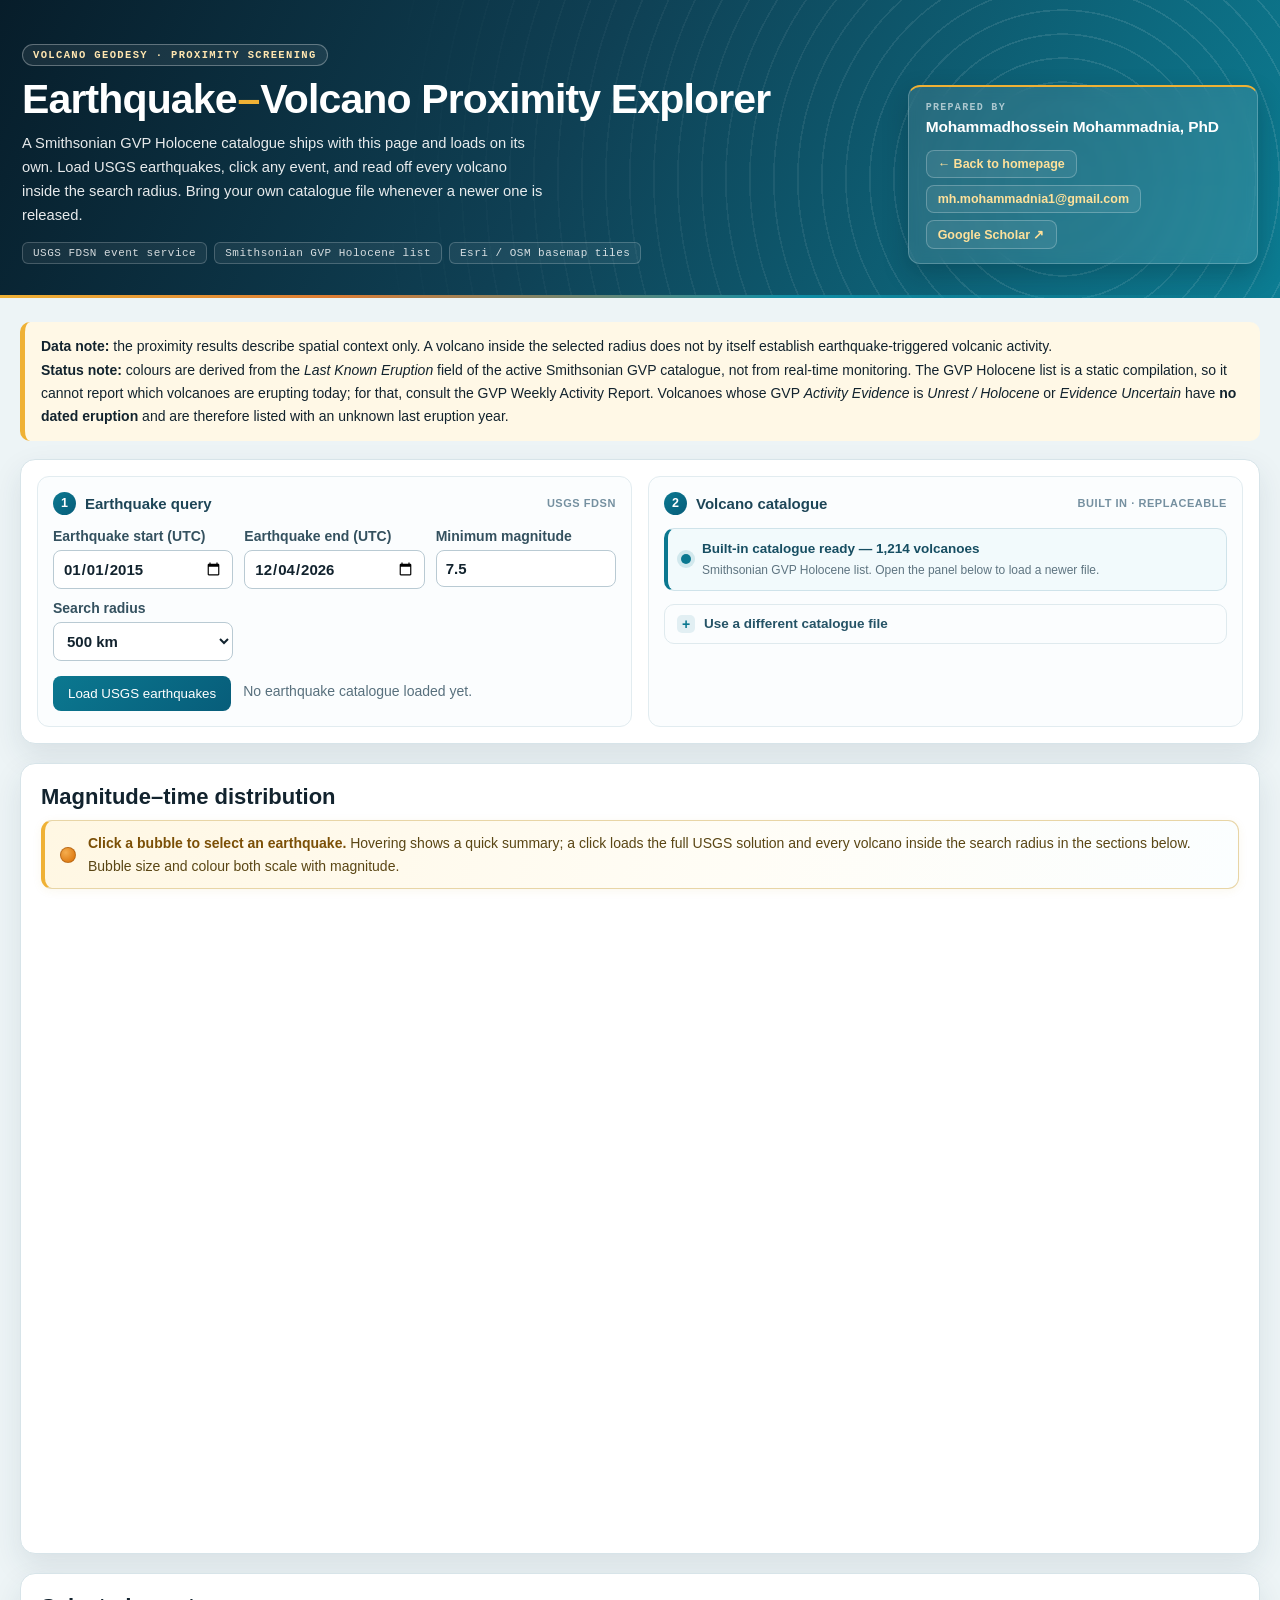
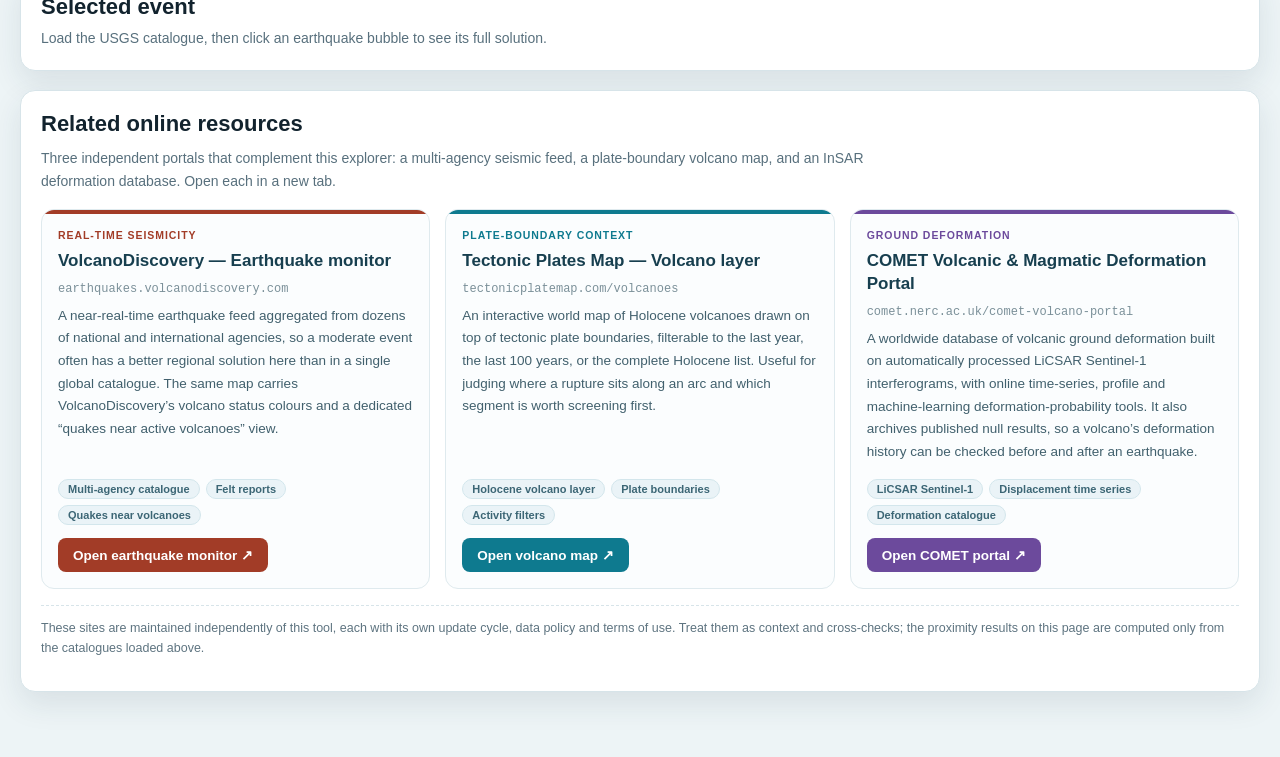
<file: tools/eq-volcano-explorer/index.html>
<!doctype html>
<html lang="en"><head><meta charset="utf-8"><meta name="viewport" content="width=device-width,initial-scale=1"><title>Earthquake–Volcano Proximity Explorer — Mohammadhossein Mohammadnia</title>
<meta name="description" content="Interactive tool: load USGS earthquakes, then list every Smithsonian GVP Holocene volcano inside a chosen radius of the epicentre."><style>
:root{--ink:#12232e;--muted:#58707d;--line:#d7e4e9;--bg:#edf4f6;--card:#fff;--gold:#efb135;--shadow:0 12px 30px rgba(28,58,75,.10)}*{box-sizing:border-box}body{margin:0;background:var(--bg);font-family:Inter,Segoe UI,Arial,sans-serif;color:var(--ink)}header{position:relative;isolation:isolate;overflow:hidden;color:#fff;padding:clamp(28px,4vw,44px) max(22px,calc((100% - 1280px)/2)) clamp(24px,3.2vw,34px);background:linear-gradient(116deg,#071d2a 0%,#0f4054 44%,#0c7d93 100%)}header::before{content:'';position:absolute;z-index:-1;top:-55%;right:-8%;width:78%;height:230%;pointer-events:none;background:repeating-radial-gradient(circle at 68% 50%,rgba(255,255,255,.10) 0 1.6px,rgba(255,255,255,0) 1.6px 24px);-webkit-mask-image:linear-gradient(94deg,transparent 0,#000 62%);mask-image:linear-gradient(94deg,transparent 0,#000 62%)}header::after{content:'';position:absolute;left:0;right:0;bottom:0;height:3px;background:linear-gradient(90deg,var(--gold) 0,#dd7c33 26%,#0f8ea6 62%,rgba(15,142,166,0) 100%)}.heroband{display:grid;grid-template-columns:minmax(0,1.5fr) minmax(268px,.62fr);gap:clamp(18px,3vw,38px);align-items:end}.herotext{min-width:0}.eyebrow{display:inline-block;margin-bottom:11px;padding:4px 10px;border:1px solid rgba(255,255,255,.3);border-radius:999px;font-family:ui-monospace,SFMono-Regular,Menlo,Consolas,monospace;font-size:10.5px;font-weight:700;letter-spacing:.13em;text-transform:uppercase;color:#ffe6b0;background:rgba(255,255,255,.07)}header h1{margin:0 0 10px;font-size:clamp(26px,3.5vw,41px);font-weight:800;letter-spacing:-.021em;line-height:1.1;text-wrap:balance}header h1 .dash{color:var(--gold);font-weight:600;padding:0 .02em}header p{margin:0;max-width:64ch;font-size:clamp(14.5px,1.15vw,16.5px);line-height:1.62;color:rgba(255,255,255,.9)}.sourcerow{display:flex;flex-wrap:wrap;gap:7px;margin-top:15px}.sourcerow span{padding:4px 10px;border:1px solid rgba(255,255,255,.2);border-radius:6px;background:rgba(255,255,255,.06);font-family:ui-monospace,SFMono-Regular,Menlo,Consolas,monospace;font-size:11px;letter-spacing:.045em;color:rgba(255,255,255,.82)}.author-credit{display:flex;flex-direction:column;gap:4px;padding:15px 17px 14px;border:1px solid rgba(255,255,255,.22);border-top:2px solid var(--gold);border-radius:12px;background:rgba(255,255,255,.10);-webkit-backdrop-filter:blur(7px);backdrop-filter:blur(7px);box-shadow:0 10px 26px rgba(3,20,30,.24)}.credit-eyebrow{font-family:ui-monospace,SFMono-Regular,Menlo,Consolas,monospace;font-size:10px;font-weight:700;letter-spacing:.13em;text-transform:uppercase;color:rgba(255,255,255,.62)}.credit-name{font-size:15.5px;font-weight:800;letter-spacing:-.008em;line-height:1.35}.credit-links{display:flex;flex-wrap:wrap;gap:7px;margin-top:9px}.credit-link{display:inline-flex;align-items:center;gap:6px;padding:6px 11px;border:1px solid rgba(255,255,255,.24);border-radius:8px;background:rgba(255,255,255,.07);color:#ffe19a;font-size:12.5px;font-weight:700;text-decoration:none;transition:background .16s ease,border-color .16s ease,transform .16s ease}.credit-link:hover{background:rgba(255,255,255,.19);border-color:var(--gold);transform:translateY(-1px)}.credit-link:focus-visible{outline:3px solid var(--gold);outline-offset:2px}@media(max-width:900px){.heroband{grid-template-columns:1fr;align-items:start}.author-credit{max-width:520px}header::before{opacity:.6}}@media(prefers-reduced-motion:reduce){.credit-link{transition:none}.credit-link:hover{transform:none}}main{max-width:1280px;margin:24px auto;padding:0 20px 40px}.notice{background:#fff8e6;border-left:5px solid var(--gold);padding:13px 16px;border-radius:10px;line-height:1.65;font-size:14px}.controls,.card{background:#fff;border:1px solid var(--line);border-radius:15px;box-shadow:var(--shadow)}.controls{display:grid;grid-template-columns:repeat(auto-fit,minmax(430px,1fr));gap:16px;align-items:stretch;margin-top:18px;padding:16px}.panel{display:flex;flex-direction:column;gap:13px;padding:15px;border:1px solid #e2ecf0;border-radius:12px;background:#fbfdfe}.paneltitle{margin:0;display:flex;align-items:center;gap:9px;font-size:15px;font-weight:800;color:#1d4557}.paneltitle em{font-style:normal;font-size:11px;font-weight:700;letter-spacing:.05em;text-transform:uppercase;color:#7590a0;margin-left:auto}.step{flex:0 0 auto;width:23px;height:23px;border-radius:50%;background:linear-gradient(135deg,#0b7890,#075d7a);color:#fff;font-size:12.5px;font-weight:800;display:flex;align-items:center;justify-content:center}.ctrlgrid{display:grid;grid-template-columns:repeat(auto-fit,minmax(148px,1fr));gap:11px}.runline{display:flex;gap:12px;align-items:center;flex-wrap:wrap;margin-top:auto;padding-top:2px}.control{display:flex;flex-direction:column;gap:6px;font-size:14px;font-weight:700;color:#34515f}.control input,.control select{font:inherit;font-size:15px;border:1px solid #b9cad3;border-radius:8px;padding:9px;background:#fff;color:var(--ink)}.filebox{min-width:0;max-width:none}.filebox>label{font-size:14px;font-weight:700;color:#34515f}.fileline{display:flex;gap:8px;align-items:center}.fileline input{max-width:280px;font-size:13px}.validation{padding:7px 9px;border-radius:8px;border:1px solid #dbe5e9;background:#f7fafb;color:#66757d;font-size:13px;line-height:1.35}.validation.good{color:#116537;background:#eaf8ef;border-color:#a4dcb8}.validation.bad{color:#a22e25;background:#fff0ee;border-color:#f0bbb5}.catalogue-guide{padding:9px 10px;border:1px solid #d9e7ed;border-left:4px solid #2b879b;border-radius:8px;background:#f4fafc;color:#405b67;font-size:12px;line-height:1.5}.catalogue-guide b{color:#174e62}.catalogue-guide a{color:#08658d;font-weight:700;text-decoration:none}.catalogue-guide a:hover{text-decoration:underline}button{border:0;border-radius:8px;padding:10px 15px;background:linear-gradient(135deg,#0b7890,#075d7a);color:#fff;font:700 14px inherit;cursor:pointer}button.secondary{background:#edf4f6;color:#255366;border:1px solid #cbdce2}.status{font-size:14px;color:var(--muted);min-height:20px}.card{margin-top:19px;padding:20px}.card h2{font-size:22px;margin:0 0 10px}.chartwrap{overflow:auto}#chart{min-width:950px;width:100%;height:auto;display:block}.grid{stroke:#dde7eb;stroke-dasharray:3 6}.axis{stroke:#55707e;stroke-width:1.3}.tick{font-size:14px;fill:#465d69}.label{font-size:17px;font-weight:750;fill:#1d3542}.bubble{stroke:#6b3a14;stroke-opacity:.5;stroke-width:.9;cursor:pointer;transition:stroke-width .12s}.bubble:hover,.bubble.active{stroke:#0d1b22;stroke-opacity:1;stroke-width:2.2}.cbtick{font-size:12px;fill:#4b6470}.cblabel{font-size:13px;font-weight:750;fill:#274653}.tooltip{position:fixed;z-index:15;display:none;background:#112733;color:#fff;padding:12px 14px;border-radius:9px;font-size:14px;line-height:1.55;pointer-events:none;box-shadow:0 8px 30px #0006}.tooltip b{font-size:18px;color:#ffd46e}.eventhead{display:flex;flex-wrap:wrap;align-items:center;gap:10px;margin-bottom:14px}.eventmag{font-size:26px;font-weight:800;color:#a23c27;letter-spacing:-.01em}.badge{font-size:11px;font-weight:800;letter-spacing:.05em;text-transform:uppercase;padding:5px 11px;border-radius:999px;border:1px solid #e8b6ac;background:#fdf1ee;color:#a23c27}.badge.tsu{border-color:#a9cfe0;background:#eef7fb;color:#15607d}.badge.alert{border-color:#e2c38a;background:#fdf6e8;color:#8a5b12}.badge.alert.red{border-color:#e0a49b;background:#fdeeeb;color:#9d2c1c}.badge.alert.green{border-color:#a8d8b9;background:#eef9f1;color:#186b39}.eventplace{font-size:16px;color:#3d5a66}.eventgrid{display:grid;grid-template-columns:repeat(auto-fit,minmax(196px,1fr));gap:11px}.fact{border:1px solid var(--line);border-radius:11px;padding:11px 13px;background:#fbfdfe}.fact span{display:block;font-size:11px;font-weight:800;letter-spacing:.045em;text-transform:uppercase;color:#5b7580;margin-bottom:5px}.fact b{display:block;font-size:15px;font-weight:600;color:#16323f;word-break:break-word}.fact.wide{grid-column:span 2}.fact a{color:#08658d;font-weight:750;text-decoration:none}.fact a:hover{text-decoration:underline}@media(max-width:650px){.fact.wide{grid-column:span 1}}.metrics{display:grid;grid-template-columns:repeat(auto-fit,minmax(160px,1fr));gap:10px;margin:15px 0}.metric{padding:12px;border:1px solid var(--line);border-radius:10px;background:#f5fafb}.metric b{font-size:24px;color:#135b70;display:block}.metric span{font-size:12px;font-weight:700;color:#4c6673;text-transform:uppercase}.mapcanvas{position:relative;width:100%;height:575px;overflow:hidden;border:1px solid #d7e5e9;border-radius:12px;background:#f5fafb}.schematic,.nativemap{position:absolute;inset:0;width:100%;height:100%}.nativemap{display:none;background:#d7e1e4;overflow:hidden;touch-action:none;cursor:grab}.nativemap.dragging{cursor:grabbing}.tilelayer,.overlay{position:absolute;inset:0;overflow:hidden}.tile{position:absolute;width:256px;height:256px;user-select:none;pointer-events:none}.overlay{pointer-events:none}.mapcircle{position:absolute;border:4px solid #111;border-radius:50%;background:transparent}.epicenter{position:absolute;width:20px;height:20px;background:#172c38;border:2px solid #fff;border-radius:50%;transform:translate(-50%,-50%);box-shadow:0 1px 4px #0005}.volc{position:absolute;transform:translate(-50%,-82%);font-size:25px;line-height:1;text-shadow:0 1px 2px #fff,1px 0 2px #fff}.volc.red{color:#c93626}.volc.orange{color:#e28217}.volc.teal{color:#137b8b}.volc.purple{color:#7a4fa3}.volc.gray{color:#71818a}.volc.clickable{pointer-events:auto;cursor:pointer}.volc.clickable:hover{filter:brightness(.8);transform:translate(-50%,-82%) scale(1.28)}.legend{position:absolute;z-index:4;left:18px;bottom:14px;flex-wrap:wrap;max-width:calc(100% - 36px);gap:8px 13px;background:#ffffffe6;border:1px solid #dce6e9;border-radius:8px;padding:7px 10px;font-size:12px;color:#3f5965;display:flex;gap:13px;align-items:center}.legend-item{display:flex;align-items:center;gap:5px;white-space:nowrap}.legend-tri{width:0;height:0;border-left:7px solid transparent;border-right:7px solid transparent;border-bottom:13px solid #71818a}.legend-tri.red{border-bottom-color:#c93626}.legend-tri.orange{border-bottom-color:#e28217}.legend-tri.teal{border-bottom-color:#137b8b}.legend-tri.purple{border-bottom-color:#7a4fa3}.legend-tri.gray{border-bottom-color:#71818a}.maptools{display:flex;gap:12px;align-items:center;flex-wrap:wrap;margin-top:12px;padding:12px;border:1px solid var(--line);border-radius:10px;background:#f7fbfc}.switch{display:flex;align-items:center;gap:8px;font-size:14px;font-weight:750;color:#34515f}.switch input{width:19px;height:19px;accent-color:#087a8e}.opacity{display:flex;align-items:center;gap:8px;font-size:13px;font-weight:700}.opacity input{accent-color:#087a8e}.mapnote{font-size:12px;color:#5e7480}.tablewrap{overflow:auto;margin-top:18px}table{border-collapse:collapse;width:100%;min-width:850px;font-size:14px}th,td{padding:9px 10px;border-bottom:1px solid var(--line);text-align:left}th{background:#edf5f7;white-space:nowrap}tr.volcano-row{cursor:pointer}tr.volcano-row:hover{background:#f4fafc}tr.volcano-row.recent{background:#fff5f2}tr.volcano-row.recent:hover{background:#ffe9e3}tr.volcano-row.recent td:first-child{box-shadow:inset 4px 0 0 #c93626;font-weight:800;color:#a8291a}tr.volcano-row.recent td:nth-child(4){color:#c93626;font-weight:750}tr.volcano-row.highlighted{background:#fff1bd!important;outline:2px solid #e0a719;outline-offset:-2px}tr.volcano-row.highlighted td:first-child{font-weight:800;color:#6d4900}.hidden{display:none}@media(max-width:650px){main{padding:0 12px}h1{font-size:24px}.mapcanvas{height:470px}.controls{grid-template-columns:1fr;padding:13px}.panel{padding:13px}.fileline input{max-width:100%}}
.reflinks .refsub{margin:0 0 16px;font-size:14px;line-height:1.65;color:var(--muted);max-width:900px}.refgrid{display:grid;grid-template-columns:repeat(auto-fit,minmax(288px,1fr));gap:15px}.refbox{position:relative;display:flex;flex-direction:column;gap:9px;padding:19px 16px 16px;border:1px solid #dfeaee;border-radius:13px;background:#fbfdfe;overflow:hidden;transition:transform .16s ease,box-shadow .16s ease,border-color .16s ease}.refbox::before{content:'';position:absolute;top:0;left:0;right:0;height:4px;background:var(--accent)}.refbox:hover{transform:translateY(-3px);box-shadow:0 14px 28px rgba(28,58,75,.14);border-color:#c6dbe3}.refkicker{font-size:10.5px;font-weight:800;letter-spacing:.09em;text-transform:uppercase;color:var(--accent)}.refbox h3{margin:0;font-size:17px;font-weight:800;line-height:1.35;color:#173f4f}.refhost{font-size:12px;color:#7b9099;font-family:ui-monospace,SFMono-Regular,Menlo,Consolas,monospace;word-break:break-all}.refbox p{margin:0;font-size:13.5px;line-height:1.68;color:#41606d}.reftags{display:flex;flex-wrap:wrap;gap:6px;margin-top:auto;padding-top:6px}.reftags span{font-size:11px;font-weight:700;color:#3c6675;background:#eaf3f7;border:1px solid #d3e6ec;border-radius:999px;padding:3px 9px}.reflink{align-self:flex-start;margin-top:4px;display:inline-flex;align-items:center;gap:7px;padding:9px 15px;border-radius:8px;background:var(--accent);color:#fff;font-size:13.5px;font-weight:800;text-decoration:none;transition:filter .16s ease}.reflink:hover{filter:brightness(1.14)}.reflink:focus-visible{outline:3px solid var(--gold);outline-offset:2px}.refnote{margin-top:16px;padding-top:12px;border-top:1px dashed var(--line);font-size:12.5px;line-height:1.65;color:#5e7480}@media(prefers-reduced-motion:reduce){.refbox{transition:none}.refbox:hover{transform:none}}
.clickhint{display:flex;align-items:center;gap:12px;margin:0 0 14px;padding:11px 15px;border:1px solid #e8d5a6;border-left:4px solid var(--gold);border-radius:11px;background:linear-gradient(103deg,#fff7e3 0%,#fffdf6 58%,#fbfeff 100%);color:#5a4614;font-size:14px;line-height:1.62;box-shadow:0 2px 10px rgba(196,150,40,.08)}.clickhint b{color:#7b4f06;font-weight:800}.hintdot{position:relative;flex:0 0 auto;width:16px;height:16px;border-radius:50%;background:radial-gradient(circle at 34% 32%,#f5ad4e,#e07f18 72%);border:1px solid rgba(140,72,10,.45);animation:hintpulse 2.1s cubic-bezier(.4,0,.2,1) infinite}@keyframes hintpulse{0%{box-shadow:0 0 0 0 rgba(224,127,24,.5)}70%{box-shadow:0 0 0 12px rgba(224,127,24,0)}100%{box-shadow:0 0 0 0 rgba(224,127,24,0)}}@media(prefers-reduced-motion:reduce){.hintdot{animation:none}}@media(max-width:650px){.clickhint{align-items:flex-start;font-size:13.5px}.hintdot{margin-top:3px}}

.catsource{display:flex;align-items:center;gap:11px;padding:11px 13px;border:1px solid #cfe3ea;border-left:4px solid #0b7890;border-radius:10px;background:#f2fafc}
.catsource.bad{border-color:#f0bbb5;border-left-color:#c0392b;background:#fff4f2}
.catsource.user{border-color:#ecdcae;border-left-color:var(--gold);background:#fffaee}
.catdot{flex:0 0 auto;width:10px;height:10px;border-radius:50%;background:#0b7890;box-shadow:0 0 0 4px rgba(11,120,144,.14)}
.catsource.loading .catdot{animation:catpulse 1.15s ease-in-out infinite}
@keyframes catpulse{0%,100%{opacity:.3}50%{opacity:1}}
.catsource.bad .catdot{background:#c0392b;box-shadow:0 0 0 4px rgba(192,57,43,.14)}
.catsource.user .catdot{background:#d79b16;box-shadow:0 0 0 4px rgba(215,155,22,.16)}
.cattext{min-width:0;display:flex;flex-direction:column;gap:2px}
.cattext b{font-size:13.5px;font-weight:800;line-height:1.4;color:#174e62}
.cattext span{font-size:12px;line-height:1.5;color:#5e7480}
.cattext a{color:#08658d;font-weight:700;text-decoration:none}
.cattext a:hover{text-decoration:underline}
.catsource button{margin-left:auto;flex:0 0 auto;padding:7px 12px;font-size:12.5px;white-space:nowrap}
.catreplace{border:1px solid #dfeaee;border-radius:10px;background:#fbfdfe}
.catreplace>summary{cursor:pointer;padding:10px 12px;font-size:13.5px;font-weight:800;color:#255366;list-style:none;display:flex;align-items:center;gap:9px}
.catreplace>summary::-webkit-details-marker{display:none}
.catreplace>summary::before{content:'+';flex:0 0 auto;display:inline-flex;align-items:center;justify-content:center;width:18px;height:18px;border-radius:5px;background:#e2eff3;color:#0b7890;font-weight:800;font-size:14px;line-height:1}
.catreplace[open]>summary::before{content:'\2212'}
.catreplace>summary:focus-visible{outline:3px solid var(--gold);outline-offset:2px;border-radius:8px}
.catbody{display:flex;flex-direction:column;gap:10px;padding:2px 12px 12px}
@media(prefers-reduced-motion:reduce){.catsource.loading .catdot{animation:none}}
</style></head><body>
<header><div class="heroband"><div class="herotext"><span class="eyebrow">Volcano geodesy &middot; proximity screening</span><h1>Earthquake<span class="dash">–</span>Volcano Proximity Explorer</h1><p>A Smithsonian GVP Holocene catalogue ships with this page and loads on its own. Load USGS earthquakes, click any event, and read off every volcano inside the search radius. Bring your own catalogue file whenever a newer one is released.</p><div class="sourcerow"><span>USGS FDSN event service</span><span>Smithsonian GVP Holocene list</span><span>Esri / OSM basemap tiles</span></div></div><aside class="author-credit"><span class="credit-eyebrow">Prepared by</span><b class="credit-name">Mohammadhossein Mohammadnia, PhD</b><div class="credit-links"><a class="credit-link" href="https://mhmnia.github.io/mhmnia/">&#8592; Back to homepage</a><a class="credit-link" href="mailto:mh.mohammadnia1@gmail.com">mh.mohammadnia1@gmail.com</a><a class="credit-link" href="https://scholar.google.com/citations?user=CLB8v-cAAAAJ&amp;hl=en" target="_blank" rel="noopener">Google Scholar &#8599;</a></div></aside></div></header><main>
<div class="notice"><b>Data note:</b> the proximity results describe spatial context only. A volcano inside the selected radius does not by itself establish earthquake-triggered volcanic activity.<br><b>Status note:</b> colours are derived from the <i>Last Known Eruption</i> field of the active Smithsonian GVP catalogue, not from real-time monitoring. The GVP Holocene list is a static compilation, so it cannot report which volcanoes are erupting today; for that, consult the GVP Weekly Activity Report. Volcanoes whose GVP <i>Activity Evidence</i> is <i>Unrest / Holocene</i> or <i>Evidence Uncertain</i> have <b>no dated eruption</b> and are therefore listed with an unknown last eruption year.</div>
<section class="controls"><div class="panel"><h3 class="paneltitle"><span class="step">1</span>Earthquake query<em>USGS FDSN</em></h3><div class="ctrlgrid"><label class="control">Earthquake start (UTC)<input id="start" type="date" value="2015-01-01"></label><label class="control">Earthquake end (UTC)<input id="end" type="date"></label><label class="control">Minimum magnitude<input id="minmag" type="number" step="0.1" value="7.5"></label><label class="control">Search radius<select id="radius"><option value="100">100 km</option><option value="250">250 km</option><option value="500" selected>500 km</option><option value="1000">1,000 km</option></select></label></div><div class="runline"><button id="load">Load USGS earthquakes</button><span id="status" class="status">No earthquake catalogue loaded yet.</span></div></div><div class="panel filebox"><h3 class="paneltitle"><span class="step">2</span>Volcano catalogue<em>built in &middot; replaceable</em></h3><div id="catsource" class="catsource loading"><span class="catdot" aria-hidden="true"></span><div class="cattext"><b id="catname">Loading the built-in catalogue…</b><span id="catmeta">Smithsonian GVP Holocene list, stored alongside this page.</span></div><button id="restore" class="secondary" hidden>Restore built-in list</button></div><details class="catreplace"><summary>Use a different catalogue file</summary><div class="catbody"><div class="fileline"><input id="volfile" type="file" accept=".csv,.tsv,.txt,.geojson,.json"><button id="accept" class="secondary" disabled>Use this catalogue</button></div><div id="validation" class="validation">○ Choose a CSV, TSV or GeoJSON file to check it.</div><div class="catalogue-guide"><b>Where to get a newer catalogue:</b> open the <a href="https://volcano.si.edu/volcanolist_holocene.cfm" target="_blank" rel="noopener">Smithsonian GVP Holocene Volcano List</a>, download the <a href="https://volcano.si.edu/database/list_volcano_holocene_excel.cfm" target="_blank" rel="noopener">“Holocene Volcano list as XML Excel file”</a>, open it in Excel and save it as CSV, then choose that CSV here. The file stays on your computer — it is read in the browser and never uploaded to a server.</div></div></details></div></section>
<section class="card"><h2>Magnitude–time distribution</h2><div class="clickhint"><span class="hintdot" aria-hidden="true"></span><span><b>Click a bubble to select an earthquake.</b> Hovering shows a quick summary; a click loads the full USGS solution and every volcano inside the search radius in the sections below. Bubble size and colour both scale with magnitude.</span></div><div class="chartwrap"><svg id="chart" viewBox="0 0 1180 620"></svg></div></section><section class="card"><h2>Selected event</h2><div id="details" class="status">Load the USGS catalogue, then click an earthquake bubble to see its full solution.</div></section>
<section id="prox" class="card hidden"><h2>Volcanoes near the selected earthquake</h2><div id="metrics" class="metrics"></div><div class="mapcanvas"><svg id="schematic" class="schematic" viewBox="0 0 720 575"></svg><div id="native" class="nativemap"><div id="tiles" class="tilelayer"></div><div id="overlay" class="overlay"></div><div class="legend"><span class="legend-item"><i class="legend-tri red"></i>Eruption ≤100 yr</span><span class="legend-item"><i class="legend-tri orange"></i>Historical (CE)</span><span class="legend-item"><i class="legend-tri teal"></i>Prehistoric (BCE)</span><span class="legend-item"><i class="legend-tri purple"></i>Unrest, undated</span><span class="legend-item"><i class="legend-tri gray"></i>Undated / uncertain</span></div></div></div><div class="maptools"><label class="switch"><input id="toggle" type="checkbox"> Show satellite basemap</label><label class="opacity">Imagery opacity <input id="opacity" type="range" min="30" max="100" value="82"> <span id="opv">82%</span></label><button id="reset" class="secondary">Reset map view</button><span id="mapnote" class="mapnote">Off: schematic proximity plot. No online tiles are requested.</span></div><div id="voltable" class="tablewrap"></div></section>
<section class="card reflinks"><h2>Related online resources</h2><p class="refsub">Three independent portals that complement this explorer: a multi-agency seismic feed, a plate-boundary volcano map, and an InSAR deformation database. Open each in a new tab.</p><div class="refgrid"><article class="refbox" style="--accent:#a23c27"><span class="refkicker">Real-time seismicity</span><h3>VolcanoDiscovery &mdash; Earthquake monitor</h3><span class="refhost">earthquakes.volcanodiscovery.com</span><p>A near-real-time earthquake feed aggregated from dozens of national and international agencies, so a moderate event often has a better regional solution here than in a single global catalogue. The same map carries VolcanoDiscovery&rsquo;s volcano status colours and a dedicated &ldquo;quakes near active volcanoes&rdquo; view.</p><div class="reftags"><span>Multi-agency catalogue</span><span>Felt reports</span><span>Quakes near volcanoes</span></div><a class="reflink" href="https://earthquakes.volcanodiscovery.com/" target="_blank" rel="noopener">Open earthquake monitor &#8599;</a></article><article class="refbox" style="--accent:#0e7a8f"><span class="refkicker">Plate-boundary context</span><h3>Tectonic Plates Map &mdash; Volcano layer</h3><span class="refhost">tectonicplatemap.com/volcanoes</span><p>An interactive world map of Holocene volcanoes drawn on top of tectonic plate boundaries, filterable to the last year, the last 100 years, or the complete Holocene list. Useful for judging where a rupture sits along an arc and which segment is worth screening first.</p><div class="reftags"><span>Holocene volcano layer</span><span>Plate boundaries</span><span>Activity filters</span></div><a class="reflink" href="https://tectonicplatemap.com/volcanoes" target="_blank" rel="noopener">Open volcano map &#8599;</a></article><article class="refbox" style="--accent:#6c4a9c"><span class="refkicker">Ground deformation</span><h3>COMET Volcanic &amp; Magmatic Deformation Portal</h3><span class="refhost">comet.nerc.ac.uk/comet-volcano-portal</span><p>A worldwide database of volcanic ground deformation built on automatically processed LiCSAR Sentinel-1 interferograms, with online time-series, profile and machine-learning deformation-probability tools. It also archives published null results, so a volcano&rsquo;s deformation history can be checked before and after an earthquake.</p><div class="reftags"><span>LiCSAR Sentinel-1</span><span>Displacement time series</span><span>Deformation catalogue</span></div><a class="reflink" href="https://comet.nerc.ac.uk/comet-volcano-portal/" target="_blank" rel="noopener">Open COMET portal &#8599;</a></article></div><p class="refnote">These sites are maintained independently of this tool, each with its own update cycle, data policy and terms of use. Treat them as context and cross-checks; the proximity results on this page are computed only from the catalogues loaded above.</p></section>
</main><div id="tip" class="tooltip"></div>
<script>
const $=x=>document.querySelector(x),chart=$('#chart'),tip=$('#tip');let quakes=[],sel=null,volcanoes=[],candidate=[],nearbyVolcanoes=[],view={z:5,cx:0,cy:0,provider:'esri'};$('#end').value=new Date().toISOString().slice(0,10);const esc=x=>String(x??'').replace(/[&<>"']/g,c=>({'&':'&amp;','<':'&lt;','>':'&gt;','"':'&quot;',"'":'&#39;'}[c])),fmt=(x,d=1)=>x==null?'—':Number(x).toFixed(d),utc=x=>new Date(x).toISOString().replace('.000Z',' UTC'),norm=x=>String(x??'').toLowerCase().replace(/[ _\-()]+/g,'');
function valid(msg,k=''){let d=$('#validation');d.className='validation '+k;d.innerHTML=k==='good'?'✓ '+msg:k==='bad'?'✕ '+msg:'○ '+msg}function get(o,n){for(const a of n){let k=Object.keys(o).find(x=>norm(x)===norm(a));if(k!==undefined&&o[k]!==''&&o[k]!=null)return o[k]}return''}function num(x){return Number(String(x??'').replace(',','.').trim())}function splitRow(s,d){let a=[],c='',q=false;for(let i=0;i<s.length;i++){let x=s[i],n=s[i+1];if(x==='"'){if(q&&n==='"'){c+='"';i++}else q=!q}else if(x===d&&!q){a.push(c.trim());c=''}else c+=x}a.push(c.trim());return a}function parseText(t){let l=t.replace(/^\uFEFF/,'').split(/\r?\n/).filter(x=>x.trim()),i=l.findIndex(x=>{let s=x.toLowerCase();return(/volcano\s*name|volcanoname|name/.test(s))&&(/latitude|\blat\b/.test(s))&&(/longitude|\blongitude\b|\blon\b/.test(s))});if(i<0)throw Error('No header containing name, latitude and longitude was found.');let c=d=>(l[i].match(new RegExp('\\'+d,'g'))||[]).length,del=[[',',c(',')],['\t',c('\t')],[';',c(';')]].sort((a,b)=>b[1]-a[1])[0][0],h=splitRow(l[i],del),rows=[];for(let j=i+1;j<l.length;j++){let r=splitRow(l[j],del),o={};h.forEach((x,k)=>o[x]=(r[k]??'').trim());rows.push(o)}return{rows,header:i+1,delimiter:del}}function eruptYear(l){let s=String(l??'').trim();if(!s||/^(unknown|unk|n\/?a|none|\u2014|-)$/i.test(s))return null;let m=s.match(/(-?\d{1,5})/);if(!m)return null;let y=Math.abs(+m[1]);if(/b\.?\s?c\.?e?\.?/i.test(s)||/^-/.test(m[1]))y=-y;return y}function statusFor(a,l){const ev=String(a||'').toLowerCase(),y=eruptYear(l),now=new Date().getUTCFullYear();if(y!=null&&now-y<=100)return'Eruption \u2264100 yr';if(y!=null&&y>0)return'Historical eruption (CE)';if(y!=null)return'Prehistoric eruption (BCE)';if(/unrest/.test(ev))return'Unrest only \u2014 no dated eruption';if(/uncertain/.test(ev))return'Uncertain evidence \u2014 no dated eruption';return'Undated \u2014 no eruption year'}function normVol(o){let lat=num(get(o,['latitude','lat'])),lon=num(get(o,['longitude','lon','lng','long']));if(!Number.isFinite(lat)||!Number.isFinite(lon)||Math.abs(lat)>90||Math.abs(lon)>180)return null;let a=get(o,['activity evidence','status','activity']),l=get(o,['last known eruption','last eruption year','last eruption']);return{name:get(o,['volcano name','name','volcano'])||'Unnamed volcano',lat,lon,status:statusFor(a,l),evidence:a||'—',year:eruptYear(l),type:get(o,['primary volcano type','volcano type','type'])||'—',last:l||'Unknown',elev:get(o,['elevation (m)','elevation','elev'])||'—',id:get(o,['volcano number','volcano id','gvp id','id'])||'—'}}
async function readText(f){let b=await f.arrayBuffer();try{return new TextDecoder('utf-8',{fatal:true}).decode(b)}catch(e){return new TextDecoder('windows-1252').decode(b)}}

/* ---------- volcano catalogue: built-in by default, user file optional ---------- */
const BUILTIN_SOURCES=['data/gvp_holocene_volcanoes.csv','https://mhmnia.github.io/mhmnia/tools/eq-volcano-explorer/data/gvp_holocene_volcanoes.csv'];
let builtin=[];
function catState(kind,title,note,restore){let b=$('#catsource');b.className='catsource'+(kind?' '+kind:'');$('#catname').textContent=title;$('#catmeta').innerHTML=note;$('#restore').hidden=!restore}
function readRows(text,name){let rows,meta;
  if(/\.geojson$|\.json$/i.test(name||'')){let j=JSON.parse(text);rows=j.features?j.features.map(z=>({...z.properties,latitude:z.geometry?.coordinates?.[1],longitude:z.geometry?.coordinates?.[0]})):Array.isArray(j)?j:[j];meta='GeoJSON/JSON'}
  else{let p=parseText(text);rows=p.rows;meta=`header row ${p.header}; ${p.delimiter==='\t'?'tab':p.delimiter===';'?'semicolon':'comma'} delimiter`}
  let list=rows.map(normVol).filter(Boolean);
  if(!list.length)throw Error('No rows with valid numeric latitude and longitude.');
  return{list,meta}}
function useCatalogue(list,kind,title,note){volcanoes=list;catState(kind,title,note,kind==='user');if(sel)selectQ(quakes.indexOf(sel))}
async function loadBuiltIn(){
  catState('loading','Loading the built-in catalogue…','Smithsonian GVP Holocene list, stored alongside this page.',false);
  for(const u of BUILTIN_SOURCES){
    try{let r=await fetch(u,{cache:'no-cache'});if(!r.ok)continue;
      let{list}=readRows(await r.text(),u);builtin=list;
      useCatalogue(list,'',`Built-in catalogue ready — ${list.length.toLocaleString()} volcanoes`,'Smithsonian GVP Holocene list. Open the panel below to load a newer file.');
      return}
    catch(e){}}
  catState('bad','Built-in catalogue could not be read','This page needs to be opened over http:// or https:// to read its own data file. Open the panel below and choose a GVP CSV instead.',false)}
$('#restore').onclick=()=>{if(builtin.length)useCatalogue(builtin,'',`Built-in catalogue ready — ${builtin.length.toLocaleString()} volcanoes`,'Smithsonian GVP Holocene list. Open the panel below to load a newer file.');else loadBuiltIn();$('#volfile').value='';$('#accept').disabled=true;valid('Choose a CSV, TSV or GeoJSON file to check it.')};
$('#volfile').onchange=async e=>{
  candidate=[];$('#accept').disabled=true;let f=e.target.files[0];if(!f)return;
  valid('Checking catalogue…');
  try{let{list,meta}=readRows(await readText(f),f.name);candidate=list;
    valid(`<b>File looks valid.</b> ${list.length.toLocaleString()} volcanoes recognized (${meta}). Click <b>Use this catalogue</b>.`,'good')
    ;$('#accept').disabled=false}
  catch(e){valid(esc(e.message),'bad')}};
$('#accept').onclick=()=>{let f=$('#volfile').files[0];
  useCatalogue(candidate,'user',`Your file is active — ${candidate.length.toLocaleString()} volcanoes`,`Loaded from <b>${esc(f?f.name:'your file')}</b>. The built-in list stays available.`);
  valid(`<b>In use ✓</b> ${candidate.length.toLocaleString()} volcanoes are driving the proximity results.`,'good')};
loadBuiltIn();
function hav(a,b,c,d){const R=6371,k=Math.PI/180,x=(c-a)*k,y=(d-b)*k,z=Math.sin(x/2)**2+Math.cos(a*k)*Math.cos(c*k)*Math.sin(y/2)**2;return 2*R*Math.asin(Math.sqrt(z))}function bear(a,b,c,d){let k=Math.PI/180,y=Math.sin((d-b)*k)*Math.cos(c*k),x=Math.cos(a*k)*Math.sin(c*k)-Math.sin(a*k)*Math.cos(c*k)*Math.cos((d-b)*k);return(Math.atan2(y,x)/k+360)%360}function near(q){let R=+$('#radius').value;return volcanoes.map(v=>({...v,d:hav(q.lat,q.lon,v.lat,v.lon),az:bear(q.lat,q.lon,v.lat,v.lon)})).filter(v=>v.d<=R).sort((a,b)=>a.d-b.d)}function col(s){s=String(s||'');return /^Eruption/.test(s)?'red':/^Historical/.test(s)?'orange':/^Prehistoric/.test(s)?'teal':/^Unrest/.test(s)?'purple':'gray'}
const MAGRAMP=[[0,[255,214,120]],[.28,[247,175,64]],[.55,[233,118,40]],[.78,[197,50,31]],[1,[110,9,15]]];function magColor(t){t=Math.max(0,Math.min(1,t));for(let i=1;i<MAGRAMP.length;i++){let b=MAGRAMP[i][0],cb=MAGRAMP[i][1];if(t<=b){let a=MAGRAMP[i-1][0],ca=MAGRAMP[i-1][1],f=(t-a)/((b-a)||1);return'rgb('+ca.map((v,k)=>Math.round(v+(cb[k]-v)*f)).join(',')+')'}}return'rgb('+MAGRAMP[MAGRAMP.length-1][1].join(',')+')'}
function drawChart(){chart.innerHTML='';if(!quakes.length)return;const N='http://www.w3.org/2000/svg',W=1180,H=620,L=82,R=126,T=35,B=62,pw=W-L-R,ph=H-T-B,yrs=quakes.map(q=>new Date(q.t).getUTCFullYear());let A=Math.min(...yrs),Z=Math.max(...yrs),mn=Math.min(...quakes.map(q=>q.m)),mx=Math.max(...quakes.map(q=>q.m)),lo=Math.floor(mn*2)/2,hi=Math.max(Math.ceil(mx*2)/2,lo+1),x=v=>L+(v-A)/(Z-A||1)*pw,y=v=>T+(hi-v)/(hi-lo)*ph,el=(n,o={},par)=>{let e=document.createElementNS(N,n);Object.entries(o).forEach(([k,v])=>e.setAttribute(k,v));(par||chart).appendChild(e);return e},tx=(s2,o,par)=>{let e=el('text',o,par);e.textContent=s2;return e},tcol=v=>(v-lo)/((hi-lo)||1),rad=v=>3.9+Math.sqrt(Math.max(0,(v-mn)/((mx-mn)||1)))*9.2;let defs=el('defs'),lg=el('linearGradient',{id:'magramp',x1:0,y1:1,x2:0,y2:0},defs);for(let i=0;i<=24;i++)el('stop',{offset:(i/24*100).toFixed(1)+'%','stop-color':magColor(i/24)},lg);for(let m=lo;m<=hi+1e-9;m+=.5){el('line',{x1:L,y1:y(m),x2:W-R,y2:y(m),class:'grid'});tx(m.toFixed(1),{x:L-12,y:y(m)+5,'text-anchor':'end',class:'tick'})}let stepY=Math.max(1,Math.ceil((Z-A+1)/16));for(let yr=A;yr<=Z;yr++){el('line',{x1:x(yr),y1:T,x2:x(yr),y2:H-B,class:'grid'});if((yr-A)%stepY===0)tx(yr,{x:x(yr),y:H-B+27,'text-anchor':'middle',class:'tick'})}el('line',{x1:L,y1:H-B,x2:W-R,y2:H-B,class:'axis'});el('line',{x1:L,y1:T,x2:L,y2:H-B,class:'axis'});tx('Year (UTC)',{x:(L+W-R)/2,y:H-14,'text-anchor':'middle',class:'label'});tx('Magnitude',{x:23,y:(T+H-B)/2,transform:`rotate(-90 23 ${(T+H-B)/2})`,'text-anchor':'middle',class:'label'});quakes.map((q,i)=>({q,i})).sort((a,b)=>a.q.m-b.q.m).forEach(({q,i})=>{let d=new Date(q.t),yr=d.getUTCFullYear(),s0=Date.UTC(yr,0,1),e0=Date.UTC(yr+1,0,1),time=Math.max(A,Math.min(Z,yr+(q.t-s0)/(e0-s0))),c=el('circle',{cx:x(time).toFixed(2),cy:y(q.m).toFixed(2),r:rad(q.m).toFixed(2),fill:magColor(tcol(q.m)),'fill-opacity':.9,class:'bubble'});c.onmouseenter=()=>{tip.innerHTML=`<b>M ${fmt(q.m)} ${esc(q.mt||'')}</b><br>${esc(utc(q.t))}<br>${esc(q.p)}<br>Depth: ${fmt(q.dep)} km`;tip.style.display='block'};c.onmousemove=ev=>{tip.style.left=ev.clientX+14+'px';tip.style.top=ev.clientY-25+'px'};c.onmouseleave=()=>tip.style.display='none';c.onclick=()=>selectQ(i)});let bx=W-R+34,bw=20,bt=T,bb=H-B;el('rect',{x:bx,y:bt,width:bw,height:bb-bt,fill:'url(#magramp)',stroke:'#9db3bc','stroke-width':1,rx:3});let ls=(hi-lo)>3?1:.5;for(let m=lo;m<=hi+1e-9;m+=.5){let yy=y(m),lab=Math.abs(m/ls-Math.round(m/ls))<1e-9||Math.abs(m-lo)<1e-9||Math.abs(m-hi)<1e-9;el('line',{x1:bx+bw,y1:yy,x2:bx+bw+(lab?7:4),y2:yy,stroke:'#6d8792','stroke-width':lab?1.3:.9});if(lab)tx(m.toFixed(1),{x:bx+bw+11,y:yy+4,class:'cbtick'})}tx('Magnitude',{x:bx+bw/2,y:bt-13,'text-anchor':'middle',class:'cblabel'});}
function highlightVolcano(id){document.querySelectorAll('tr.volcano-row').forEach(r=>r.classList.remove('highlighted'));let row=document.getElementById('volcano-row-'+id);if(row){row.classList.add('highlighted');if(row.scrollIntoView)row.scrollIntoView({behavior:'smooth',block:'center'});$('#mapnote').textContent='Selected volcano is highlighted in the nearby-volcano table.'}}
function utcPretty(x){if(x==null)return'—';let d=new Date(x);return d.toISOString().slice(0,10)+' '+d.toISOString().slice(11,19)+' UTC'}function fact(label,value,wide){return`<div class="fact${wide?' wide':''}"><span>${label}</span><b>${value??'—'}</b></div>`}function renderDetails(q){let link=q.url||(q.id?'https://earthquake.usgs.gov/earthquakes/eventpage/'+encodeURIComponent(q.id):null),alert=q.alert?String(q.alert).toLowerCase():null,badges=(q.m>=8?'<span class="badge">M ≥ 8.0 highlight</span>':'')+(alert?`<span class="badge alert ${/red|green/.test(alert)?alert:''}">PAGER alert: ${esc(alert)}</span>`:'')+(q.tsunami?'<span class="badge tsu">Tsunami flag set</span>':''),dmin=q.dmin==null?'—':`${fmt(q.dmin,3)}° ≈ ${fmt(q.dmin*111.19,0)} km`;$('#details').innerHTML=`<div class="eventhead"><span class="eventmag">M ${fmt(q.m)} ${esc(q.mt||'')}</span>${badges}<span class="eventplace">— ${esc(q.p||q.title||'')}</span></div>`+'<div class="eventgrid">'+fact('USGS event ID',esc(q.id||'—'))+fact('Origin time (UTC)',utcPretty(q.t))+fact('Latitude / longitude',`${fmt(q.lat,4)}°, ${fmt(q.lon,4)}°`)+fact('Depth',`${fmt(q.dep,1)} km`)+fact('Magnitude',`${fmt(q.m)} ${esc(q.mt||'')}`)+fact('Review status',esc(q.status||'—'))+fact('Network / code',esc((q.net||'—')+' / '+(q.code||'—')))+fact('Tsunami flag',q.tsunami?'Yes':'No')+fact('Significance',q.sig!=null?q.sig.toLocaleString():'—')+fact('Felt reports / CDI',`${q.felt!=null?q.felt.toLocaleString():'—'} / ${q.cdi!=null?fmt(q.cdi):'—'}`)+fact('Instrumental MMI',q.mmi!=null?fmt(q.mmi,2):'—')+fact('Azimuthal gap',q.gap!=null?fmt(q.gap,1)+'°':'—')+fact('Minimum station distance',dmin)+fact('Stations used / RMS',`${q.nst!=null?q.nst:'—'} / ${q.rms!=null?fmt(q.rms,2)+' s':'—'}`)+fact('Solution last updated',utcPretty(q.updated))+fact('USGS event page',link?`<a href="${esc(link)}" target="_blank" rel="noopener">Open event page ↗</a>`:'—')+'</div>'}function selectQ(i){sel=quakes[i];renderDetails(sel);$('#prox').classList.remove('hidden');if(!volcanoes.length){$('#metrics').innerHTML='<div class="metric"><b>—</b><span>No volcano catalogue active</span></div>';$('#voltable').innerHTML='<div class="status">No volcano catalogue is active. Reload the page, or load a CSV yourself in step 2.</div>';drawScheme([]);return}nearbyVolcanoes=near(sel).map((v,i)=>({...v,nearId:i}));let n=nearbyVolcanoes;$('#metrics').innerHTML=`<div class="metric"><b>${n.length}</b><span>Volcanoes within ${$('#radius').value} km</span></div><div class="metric"><b>${n.filter(v=>col(v.status)==='red').length}</b><span>Eruption in last 100 yr</span></div><div class="metric"><b>${n.filter(v=>col(v.status)==='orange').length}</b><span>Historical (CE) eruption</span></div><div class="metric"><b>${n.filter(v=>v.year==null).length}</b><span>No dated eruption</span></div><div class="metric"><b>${n[0]?n[0].d.toFixed(1)+' km':'—'}</b><span>Closest volcano</span></div>`;$('#voltable').innerHTML=n.length?`<table><thead><tr><th>Volcano</th><th>Distance km</th><th>Azimuth</th><th>Status</th><th>Type</th><th>Last eruption</th><th>GVP activity evidence</th><th>Elevation m</th><th>GVP ID</th></tr></thead><tbody>${n.map(v=>`<tr id="volcano-row-${v.nearId}" class="volcano-row${col(v.status)==='red'?' recent':''}" onclick="highlightVolcano(${v.nearId})"><td>${esc(v.name)}</td><td>${v.d.toFixed(1)}</td><td>${Math.round(v.az)}°</td><td>${esc(v.status)}</td><td>${esc(v.type)}</td><td>${esc(v.last)}</td><td>${esc(v.evidence)}</td><td>${esc(v.elev)}</td><td>${esc(v.id)}</td></tr>`).join('')}</tbody></table>`:'<div class="status">No accepted-catalogue volcanoes occur within the selected radius.</div>';drawScheme(n);resetView();if($('#toggle').checked)showMap()}
function drawScheme(n){let s=$('#schematic'),N='http://www.w3.org/2000/svg';s.innerHTML='';let el=(t,o={})=>{let e=document.createElementNS(N,t);Object.entries(o).forEach(([k,v])=>e.setAttribute(k,v));s.appendChild(e);return e},tx=(t,o)=>{let e=el('text',o);e.textContent=t;return e},cx=360,cy=258,R=+$('#radius').value,sc=190/R,rr=R*sc;el('circle',{cx,cy,r:rr,fill:'#12819410',stroke:'#128194','stroke-width':2,'stroke-dasharray':'8 7'});el('line',{x1:cx-rr-28,y1:cy,x2:cx+rr+28,y2:cy,stroke:'#dbe7eb'});el('line',{x1:cx,y1:cy-rr-28,x2:cx,y2:cy+rr+28,stroke:'#dbe7eb'});tx('N',{x:cx,y:cy-rr-36,'text-anchor':'middle','font-size':17,'font-weight':800,fill:'#334f5c'});el('circle',{cx,cy,r:11,fill:'#172c38',stroke:'#fff','stroke-width':2});n.forEach(v=>{let a=v.az*Math.PI/180,d=v.d*sc,x=cx+Math.sin(a)*d,y=cy-Math.cos(a)*d;let p=el('path',{d:`M ${x} ${y-10} L ${x-9} ${y+8} L ${x+9} ${y+8} Z`,fill:{red:'#c93626',orange:'#e28217',teal:'#137b8b',purple:'#7a4fa3',gray:'#71818a'}[col(v.status)],stroke:'#fff','stroke-width':1.5,style:'cursor:pointer'});p.addEventListener('click',()=>highlightVolcano(v.nearId))});let it=[['#c93626','Eruption \u2264100 yr'],['#e28217','Historical CE'],['#137b8b','Prehistoric BCE'],['#7a4fa3','Unrest only'],['#71818a','Undated']],xx=22;it.forEach(([c,l])=>{el('path',{d:`M ${xx} 536 L ${xx-6} 549 L ${xx+6} 549 Z`,fill:c,stroke:'#fff','stroke-width':1});tx(l,{x:xx+11,y:548,'font-size':12,fill:'#415d69'});xx+=l.length*6.4+30})}
function wp(lat,lon,z){let n=2**z,x=(lon+180)/360*n*256,r=lat*Math.PI/180,y=(1-Math.asinh(Math.tan(r))/Math.PI)/2*n*256;return{x,y}}function iw(x,y,z){let n=2**z;return{lon:x/(256*n)*360-180,lat:Math.atan(Math.sinh(Math.PI*(1-2*y/(256*n))))*180/Math.PI}}function url(z,x,y,p){let n=2**z;if(y<0||y>=n)return null;x=((x%n)+n)%n;return p==='esri'?`https://server.arcgisonline.com/ArcGIS/rest/services/World_Imagery/MapServer/tile/${z}/${y}/${x}`:`https://${['a','b','c'][(x+y)%3]}.tile.openstreetmap.org/${z}/${x}/${y}.png`}function renderTiles(){if(!sel)return;$('#tiles').innerHTML='';$('#overlay').innerHTML='';let b=$('#native').getBoundingClientRect(),w=b.width,h=b.height,z=view.z,c=wp(view.cy,view.cx,z),left=c.x-w/2,top=c.y-h/2,minx=Math.floor(left/256),maxx=Math.floor((left+w)/256),miny=Math.floor(top/256),maxy=Math.floor((top+h)/256),ok=0,bad=0;for(let ty=miny;ty<=maxy;ty++)for(let tx=minx;tx<=maxx;tx++){let u=url(z,tx,ty,view.provider);if(!u)continue;let im=new Image();im.className='tile';im.style.left=(tx*256-left)+'px';im.style.top=(ty*256-top)+'px';im.style.opacity=$('#opacity').value/100;im.onload=()=>ok++;im.onerror=()=>{bad++;if(bad>4&&ok===0&&view.provider==='esri'){view.provider='osm';$('#mapnote').textContent='Satellite imagery failed; loading OpenStreetMap fallback…';renderTiles()}};im.src=u;$('#tiles').appendChild(im)}overlay(left,top,z)}function overlay(left,top,z){let o=$('#overlay'),q=sel,R=+$('#radius').value,c=wp(q.lat,q.lon,z),mpp=156543.03392*Math.cos(q.lat*Math.PI/180)/(2**z),r=R*1000/mpp,a=document.createElement('div');a.className='mapcircle';a.style.width=a.style.height=(r*2)+'px';a.style.left=(c.x-left-r)+'px';a.style.top=(c.y-top-r)+'px';o.appendChild(a);let e=document.createElement('div');e.className='epicenter';e.style.left=(c.x-left)+'px';e.style.top=(c.y-top)+'px';o.appendChild(e);let key=v=>`${v.name}|${v.lat}|${v.lon}`,inside=new Map(nearbyVolcanoes.map(v=>[key(v),v.nearId]));volcanoes.forEach(v=>{let p=wp(v.lat,v.lon,z),m=document.createElement('div'),id=inside.get(key(v));m.className='volc '+col(v.status)+(id!==undefined?' clickable':'');m.textContent='▲';m.style.left=(p.x-left)+'px';m.style.top=(p.y-top)+'px';m.title=v.name+' — '+v.status+' · last known eruption: '+v.last+(v.evidence&&v.evidence!=='—'?' · GVP evidence: '+v.evidence:'');if(id!==undefined)m.onclick=()=>highlightVolcano(id);o.appendChild(m)})}function resetView(){if(!sel)return;view.cx=sel.lon;view.cy=sel.lat;let R=+$('#radius').value;view.z=R>=1000?5:R>=500?6:R>=250?7:8;if($('#toggle').checked)renderTiles()}function showMap(){$('#native').style.display='block';$('#mapnote').textContent='Loading satellite imagery…';renderTiles()}function hideMap(s){$('#toggle').checked=false;$('#native').style.display='none';$('#mapnote').textContent='Off: schematic proximity plot. '+s}$('#toggle').onchange=()=>$('#toggle').checked?showMap():hideMap('No map tiles are loaded.');$('#opacity').oninput=()=>{$('#opv').textContent=$('#opacity').value+'%';document.querySelectorAll('.tile').forEach(x=>x.style.opacity=$('#opacity').value/100)};$('#reset').onclick=resetView;let drag=null;$('#native').onmousedown=e=>{drag={x:e.clientX,y:e.clientY,cx:view.cx,cy:view.cy};$('#native').classList.add('dragging')};addEventListener('mousemove',e=>{if(!drag)return;let c=wp(drag.cy,drag.cx,view.z),p=iw(c.x-(e.clientX-drag.x),c.y-(e.clientY-drag.y),view.z);view.cx=p.lon;view.cy=p.lat;renderTiles()});addEventListener('mouseup',()=>{drag=null;$('#native').classList.remove('dragging')});$('#native').addEventListener('wheel',e=>{e.preventDefault();view.z=Math.max(2,Math.min(14,view.z+(e.deltaY<0?1:-1)));renderTiles()},{passive:false});$('#radius').onchange=()=>{if(sel)selectQ(quakes.indexOf(sel))};$('#load').onclick=async()=>{let st=$('#start').value,en=$('#end').value,mm=$('#minmag').value;$('#status').textContent='Loading USGS catalog…';try{let u=`https://earthquake.usgs.gov/fdsnws/event/1/query?format=geojson&orderby=time-asc&starttime=${encodeURIComponent(st)}&endtime=${encodeURIComponent(en+'T23:59:59')}&minmagnitude=${encodeURIComponent(mm)}`,r=await fetch(u);if(!r.ok)throw Error('HTTP '+r.status);let j=await r.json();quakes=j.features.map(f=>{let P=f.properties;return{id:f.id,t:P.time,m:P.mag,mt:P.magType,p:P.place,title:P.title,lon:f.geometry.coordinates[0],lat:f.geometry.coordinates[1],dep:f.geometry.coordinates[2],url:P.url,status:P.status,net:P.net,code:P.code,alert:P.alert,tsunami:P.tsunami,sig:P.sig,felt:P.felt,cdi:P.cdi,mmi:P.mmi,rms:P.rms,gap:P.gap,dmin:P.dmin,nst:P.nst,updated:P.updated,type:P.type}}).filter(x=>x.m!=null);$('#status').textContent=`Loaded ${quakes.length} USGS earthquakes. Click a bubble.`;drawChart()}catch(e){$('#status').textContent='USGS loading failed: '+e.message}};
</script></body></html>
</file>
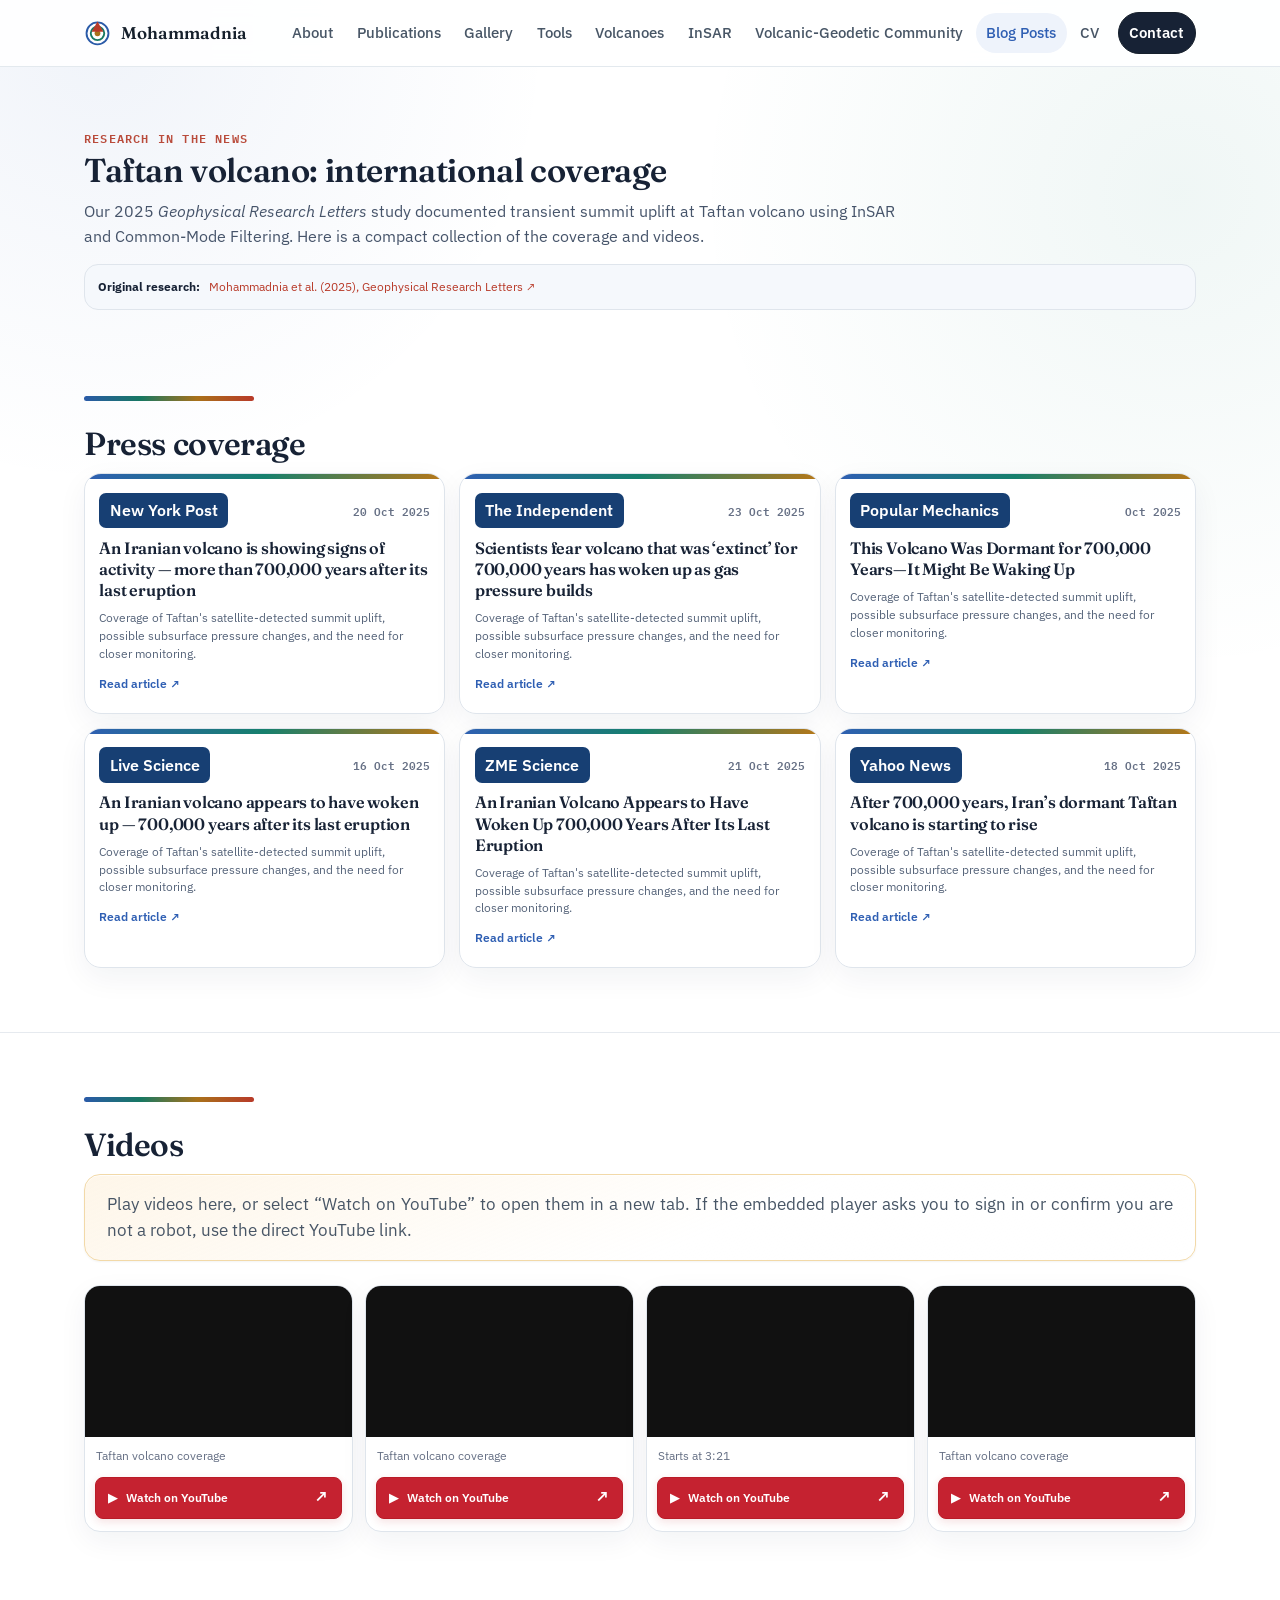
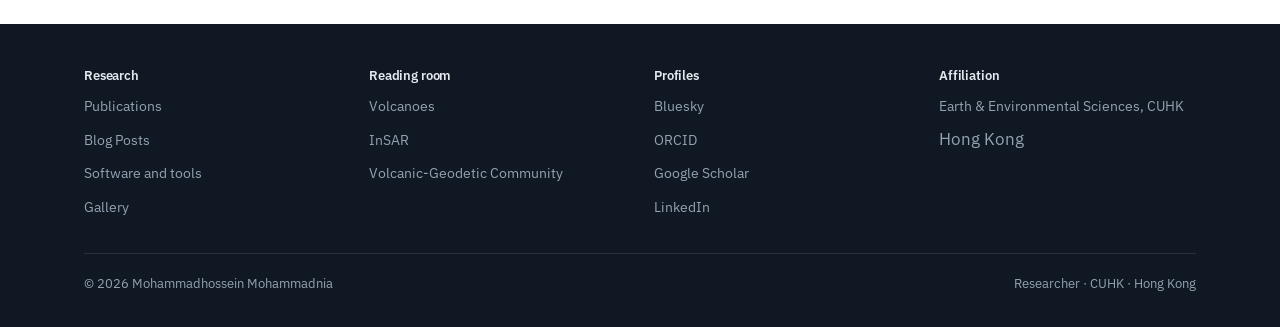
<file: blog.html>
<!DOCTYPE html>
<html lang="en"><head>
<meta charset="UTF-8"><meta name="viewport" content="width=device-width, initial-scale=1.0">
<title>Blog Posts & Press — Mohammadhossein Mohammadnia</title>
<meta name="description" content="International press coverage and videos about Taftan volcano unrest, InSAR monitoring and related research.">
<link rel="canonical" href="https://mhmnia.github.io/blog.html">
<meta name="author" content="Mohammadhossein Mohammadnia">
<meta property="og:type" content="website"><meta property="og:site_name" content="Mohammadhossein Mohammadnia">
<meta property="og:title" content="Blog Posts &amp; Press — Mohammadhossein Mohammadnia"><meta property="og:description" content="International press coverage and videos about Taftan volcano unrest, InSAR monitoring and related research.">
<meta property="og:url" content="https://mhmnia.github.io/blog.html"><meta property="og:image" content="https://mhmnia.github.io/images/taftan.jpg">
<meta name="twitter:card" content="summary_large_image"><meta name="twitter:site" content="@nirvana2462">
<link rel="icon" href="favicon.svg" type="image/svg+xml">
<link rel="preconnect" href="https://fonts.googleapis.com">
<link rel="preconnect" href="https://fonts.gstatic.com" crossorigin>
<link href="https://fonts.googleapis.com/css2?family=Fraunces:opsz,wght@9..144,400;9..144,600;9..144,700&family=IBM+Plex+Sans:wght@400;500;600&family=IBM+Plex+Mono:wght@400;500;600&display=swap" rel="stylesheet">
<link rel="stylesheet" href="site.css?v=20260909-2">
<link rel="stylesheet" href="upgrade-2026.css?v=20260909-2">
<link rel="stylesheet" href="assets/refinements.css?v=20260909-2">

<script data-goatcounter="https://mhmnia.goatcounter.com/count" async src="//gc.zgo.at/count.js"></script>
</head><body><header class="masthead"><div class="wrap">
<a class="sig" href="./"><svg viewBox="0 0 32 32" aria-hidden="true"><circle cx="16" cy="17" r="13" fill="none" stroke="#2a5aa8" stroke-width="2.2"/><circle cx="16" cy="17" r="8" fill="none" stroke="#177862" stroke-width="2.2"/><circle cx="16" cy="17" r="3.4" fill="#a9711a"/><path d="M16 3 L23 15 H9 Z" fill="#b83a29"/></svg><b>Mohammadnia</b></a>
<button class="burger" id="burger" aria-label="Menu" aria-expanded="false"><span></span></button>
<nav class="menu" id="menu"><a href="./">About</a><a href="publications.html">Publications</a><a href="gallery.html">Gallery</a><a href="tools.html">Tools</a><a href="volcanoes.html">Volcanoes</a><a href="insar.html">InSAR</a><a href="people.html">Volcanic-Geodetic Community</a><a href="blog.html" aria-current="page">Blog Posts</a><a href="cv.html">CV</a><a class="mark" href="contact.html">Contact</a></nav></div></header><header class="press-hero"><div class="wrap">
<p class="press-kicker">Research in the news</p>
<h1>Taftan volcano: international coverage</h1>
<p class="lede blog-lede">Our 2025 <em>Geophysical Research Letters</em> study documented transient summit uplift at Taftan volcano using InSAR and Common-Mode Filtering. Here is a compact collection of the coverage and videos.</p>
<div class="blog-paper"><strong>Original research:</strong><a href="https://doi.org/10.1029/2025GL114853" target="_blank" rel="noopener">Mohammadnia et al. (2025), Geophysical Research Letters ↗</a></div>
</div></header>
<section class="band"><div class="wrap"><hr class="rule"><h2 class="head">Press coverage</h2><div class="press-grid"><article class="press-card"><a href="https://nypost.com/2025/10/20/science/an-iranian-volcano-is-showing-signs-of-activity-more-than-700000-years-after-its-last-eruption/" target="_blank" rel="noopener"><div class="press-source"><strong class="press-outlet">New York Post</strong><span>20 Oct 2025</span></div><h2>An Iranian volcano is showing signs of activity — more than 700,000 years after its last eruption</h2><p>Coverage of Taftan's satellite-detected summit uplift, possible subsurface pressure changes, and the need for closer monitoring.</p><span class="read">Read article ↗</span></a></article><article class="press-card"><a href="https://www.independent.co.uk/news/world/middle-east/volcano-iran-pakistan-taftan-eruption-b2850122.html" target="_blank" rel="noopener"><div class="press-source"><strong class="press-outlet">The Independent</strong><span>23 Oct 2025</span></div><h2>Scientists fear volcano that was ‘extinct’ for 700,000 years has woken up as gas pressure builds</h2><p>Coverage of Taftan's satellite-detected summit uplift, possible subsurface pressure changes, and the need for closer monitoring.</p><span class="read">Read article ↗</span></a></article><article class="press-card"><a href="https://www.popularmechanics.com/science/environment/a69062434/taftan-volcano-iran/" target="_blank" rel="noopener"><div class="press-source"><strong class="press-outlet">Popular Mechanics</strong><span>Oct 2025</span></div><h2>This Volcano Was Dormant for 700,000 Years—It Might Be Waking Up</h2><p>Coverage of Taftan's satellite-detected summit uplift, possible subsurface pressure changes, and the need for closer monitoring.</p><span class="read">Read article ↗</span></a></article><article class="press-card"><a href="https://www.livescience.com/planet-earth/volcanos/an-iranian-volcano-appears-to-have-woken-up-700-000-years-after-its-last-eruption" target="_blank" rel="noopener"><div class="press-source"><strong class="press-outlet">Live Science</strong><span>16 Oct 2025</span></div><h2>An Iranian volcano appears to have woken up — 700,000 years after its last eruption</h2><p>Coverage of Taftan's satellite-detected summit uplift, possible subsurface pressure changes, and the need for closer monitoring.</p><span class="read">Read article ↗</span></a></article><article class="press-card"><a href="https://www.zmescience.com/science/news-science/an-iranian-volcano-appears-to-have-woken-up-700000-years-after-its-last-eruption/" target="_blank" rel="noopener"><div class="press-source"><strong class="press-outlet">ZME Science</strong><span>21 Oct 2025</span></div><h2>An Iranian Volcano Appears to Have Woken Up 700,000 Years After Its Last Eruption</h2><p>Coverage of Taftan's satellite-detected summit uplift, possible subsurface pressure changes, and the need for closer monitoring.</p><span class="read">Read article ↗</span></a></article><article class="press-card"><a href="https://www.yahoo.com/news/articles/700-000-years-iran-dormant-140700979.html" target="_blank" rel="noopener"><div class="press-source"><strong class="press-outlet">Yahoo News</strong><span>18 Oct 2025</span></div><h2>After 700,000 years, Iran’s dormant Taftan volcano is starting to rise</h2><p>Coverage of Taftan's satellite-detected summit uplift, possible subsurface pressure changes, and the need for closer monitoring.</p><span class="read">Read article ↗</span></a></article></div></div></section>
<section class="band"><div class="wrap"><hr class="rule"><h2 class="head">Videos</h2><p class="sub">Play videos here, or select “Watch on YouTube” to open them in a new tab. If the embedded player asks you to sign in or confirm you are not a robot, use the direct YouTube link.</p><div class="video-grid">
<article class="video-card"><div class="frame"><iframe src="https://www.youtube-nocookie.com/embed/JQ0yxzMf5BM" title="Taftan volcano video 1" loading="lazy" referrerpolicy="strict-origin-when-cross-origin" allow="accelerometer; autoplay; clipboard-write; encrypted-media; gyroscope; picture-in-picture; web-share" allowfullscreen></iframe></div><p>Taftan volcano coverage</p><a class="watch-youtube" href="https://www.youtube.com/watch?v=JQ0yxzMf5BM" target="_blank" rel="noopener" aria-label="Watch on YouTube (opens in a new tab)"><span class="youtube-play" aria-hidden="true">▶</span><span>Watch on YouTube</span><span class="youtube-arrow" aria-hidden="true">↗</span></a></article>
<article class="video-card"><div class="frame"><iframe src="https://www.youtube-nocookie.com/embed/ZS-63X-gQsg" title="Taftan volcano video 2" loading="lazy" referrerpolicy="strict-origin-when-cross-origin" allow="accelerometer; autoplay; clipboard-write; encrypted-media; gyroscope; picture-in-picture; web-share" allowfullscreen></iframe></div><p>Taftan volcano coverage</p><a class="watch-youtube" href="https://www.youtube.com/watch?v=ZS-63X-gQsg" target="_blank" rel="noopener" aria-label="Watch on YouTube (opens in a new tab)"><span class="youtube-play" aria-hidden="true">▶</span><span>Watch on YouTube</span><span class="youtube-arrow" aria-hidden="true">↗</span></a></article>
<article class="video-card"><div class="frame"><iframe src="https://www.youtube-nocookie.com/embed/jX8FExkB5b8?start=201" title="Taftan volcano video 3" loading="lazy" referrerpolicy="strict-origin-when-cross-origin" allow="accelerometer; autoplay; clipboard-write; encrypted-media; gyroscope; picture-in-picture; web-share" allowfullscreen></iframe></div><p>Starts at 3:21</p><a class="watch-youtube" href="https://www.youtube.com/watch?v=jX8FExkB5b8&amp;t=201s" target="_blank" rel="noopener" aria-label="Watch on YouTube (opens in a new tab)"><span class="youtube-play" aria-hidden="true">▶</span><span>Watch on YouTube</span><span class="youtube-arrow" aria-hidden="true">↗</span></a></article>
<article class="video-card"><div class="frame"><iframe src="https://www.youtube-nocookie.com/embed/zSG1BUYKuYY" title="Taftan volcano video 4" loading="lazy" referrerpolicy="strict-origin-when-cross-origin" allow="accelerometer; autoplay; clipboard-write; encrypted-media; gyroscope; picture-in-picture; web-share" allowfullscreen></iframe></div><p>Taftan volcano coverage</p><a class="watch-youtube" href="https://www.youtube.com/watch?v=zSG1BUYKuYY" target="_blank" rel="noopener" aria-label="Watch on YouTube (opens in a new tab)"><span class="youtube-play" aria-hidden="true">▶</span><span>Watch on YouTube</span><span class="youtube-arrow" aria-hidden="true">↗</span></a></article>
</div></div></section><footer class="foot"><div class="wrap">
<div class="cols">
<div><h4>Research</h4><ul>
<li><a href="publications.html">Publications</a></li>
<li><a href="blog.html">Blog Posts</a></li>
<li><a href="tools.html">Software and tools</a></li>
<li><a href="gallery.html">Gallery</a></li></ul></div>
<div><h4>Reading room</h4><ul>
<li><a href="volcanoes.html">Volcanoes</a></li>
<li><a href="insar.html">InSAR</a></li>
<li><a href="people.html">Volcanic-Geodetic Community</a></li></ul></div>
<div><h4>Profiles</h4><ul>
<li><a href="https://bsky.app/profile/mohammadnia.bsky.social" target="_blank" rel="noopener">Bluesky</a></li>
<li><a href="https://orcid.org/0009-0000-2193-2980" target="_blank" rel="noopener">ORCID</a></li>
<li><a href="https://scholar.google.com/citations?user=CLB8v-cAAAAJ&amp;hl=en" target="_blank" rel="noopener">Google Scholar</a></li>
<li><a href="https://www.linkedin.com/in/mohammadhosein-mohammadnia-128904a3/" target="_blank" rel="noopener">LinkedIn</a></li></ul></div>
<div><h4>Affiliation</h4><ul>
<li><a href="https://www.ees.cuhk.edu.hk/" target="_blank" rel="noopener">Earth &amp; Environmental Sciences, CUHK</a></li>
<li>Hong Kong</li></ul></div>
</div>
<div class="base"><span>&copy; 2026 Mohammadhossein Mohammadnia</span><span>Researcher · CUHK · Hong Kong</span></div>
</div></footer>
<script>(function(){var b=document.getElementById('burger'),m=document.getElementById('menu');if(!b||!m)return;b.addEventListener('click',function(){var o=m.classList.toggle('open');b.setAttribute('aria-expanded',o?'true':'false')})})();</script></body></html>
</file>
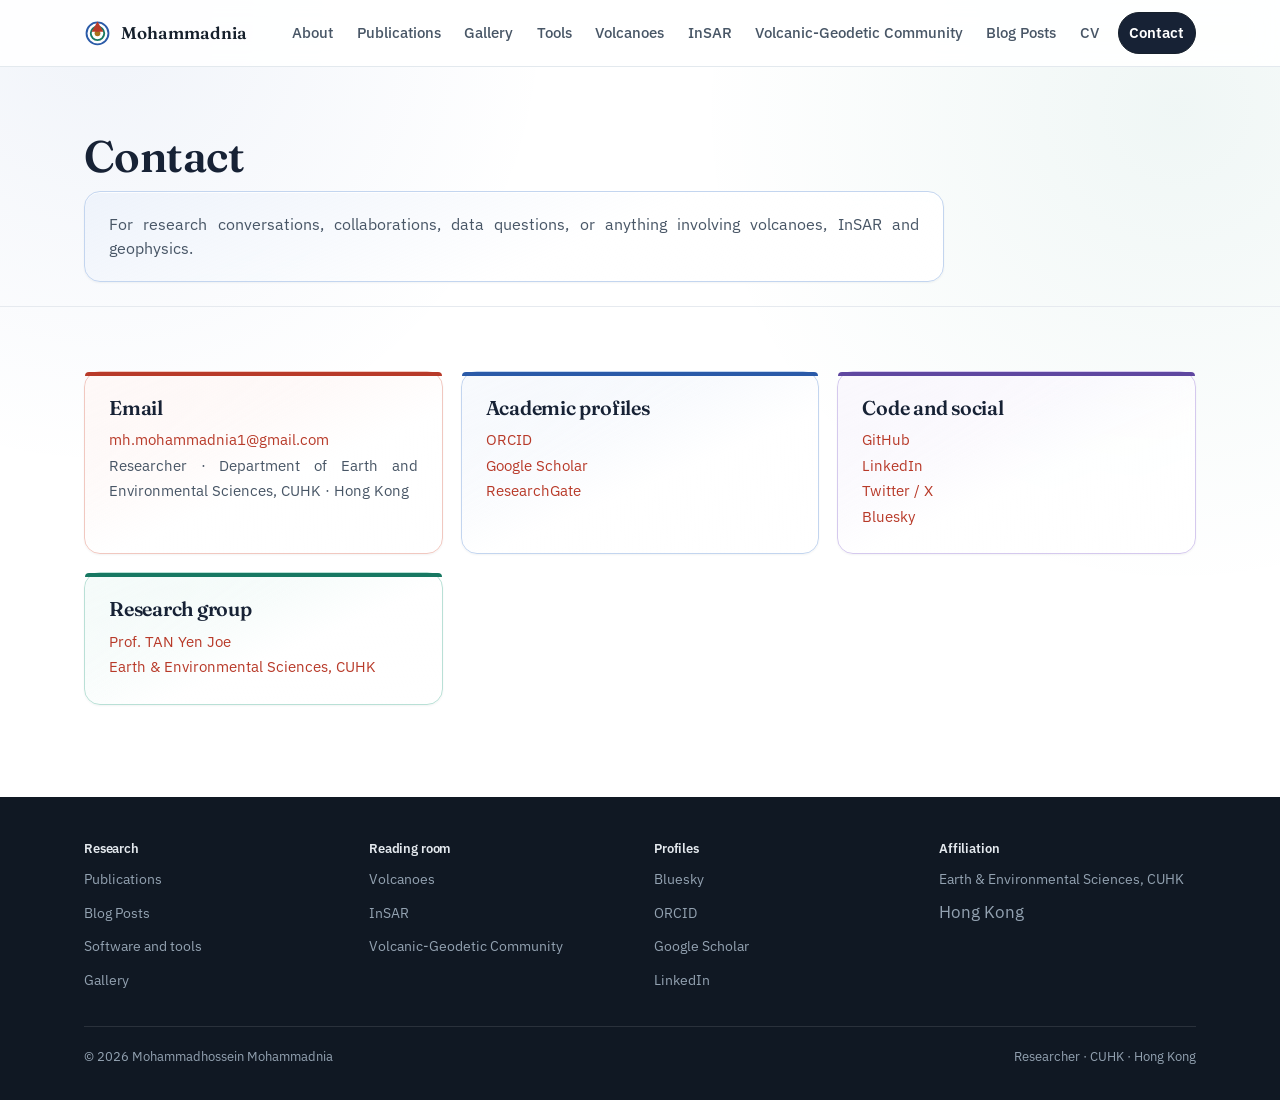
<file: contact.html>
<!DOCTYPE html><html lang="en"><head>
<meta charset="UTF-8"><meta name="viewport" content="width=device-width, initial-scale=1.0">
<title>Contact — Mohammadhossein Mohammadnia</title><meta name="description" content="Contact details and academic profiles for Mohammadhossein Mohammadnia.">
<link rel="canonical" href="https://mhmnia.github.io/contact.html"><meta name="author" content="Mohammadhossein Mohammadnia">
<meta property="og:type" content="website"><meta property="og:site_name" content="Mohammadhossein Mohammadnia">
<meta property="og:title" content="Contact — Mohammadhossein Mohammadnia"><meta property="og:description" content="Contact details and academic profiles for Mohammadhossein Mohammadnia.">
<meta property="og:url" content="https://mhmnia.github.io/contact.html"><meta property="og:image" content="https://mhmnia.github.io/images/gallery/01.jpg">
<meta name="twitter:card" content="summary_large_image"><link rel="icon" href="favicon.svg" type="image/svg+xml">
<link rel="preconnect" href="https://fonts.googleapis.com">
<link rel="preconnect" href="https://fonts.gstatic.com" crossorigin>
<link href="https://fonts.googleapis.com/css2?family=Fraunces:opsz,wght@9..144,400;9..144,600;9..144,700&family=IBM+Plex+Sans:wght@400;500;600&family=IBM+Plex+Mono:wght@400;500;600&display=swap" rel="stylesheet">
<link rel="stylesheet" href="site.css?v=20260909-2">
<link rel="stylesheet" href="upgrade-2026.css?v=20260909-2">
<link rel="stylesheet" href="assets/refinements.css?v=20260909-2">
<script data-goatcounter="https://mhmnia.goatcounter.com/count" async src="//gc.zgo.at/count.js"></script>
</head><body><header class="masthead"><div class="wrap">
<a class="sig" href="./"><svg viewBox="0 0 32 32" aria-hidden="true"><circle cx="16" cy="17" r="13" fill="none" stroke="#2a5aa8" stroke-width="2.2"/><circle cx="16" cy="17" r="8" fill="none" stroke="#177862" stroke-width="2.2"/><circle cx="16" cy="17" r="3.4" fill="#a9711a"/><path d="M16 3 L23 15 H9 Z" fill="#b83a29"/></svg><b>Mohammadnia</b></a>
<button class="burger" id="burger" aria-label="Menu" aria-expanded="false"><span></span></button>
<nav class="menu" id="menu"><a href="./">About</a><a href="publications.html">Publications</a><a href="gallery.html">Gallery</a><a href="tools.html">Tools</a><a href="volcanoes.html">Volcanoes</a><a href="insar.html">InSAR</a><a href="people.html">Volcanic-Geodetic Community</a><a href="blog.html">Blog Posts</a><a href="cv.html">CV</a><a class="mark" href="contact.html">Contact</a></nav></div></header>
<header class="phead"><div class="wrap"><h1>Contact</h1><p class="lede">For research conversations, collaborations, data questions, or anything involving volcanoes, InSAR and geophysics.</p></div></header>
<section class="band"><div class="wrap"><div class="grid two">
<div class="box c-red"><h3>Email</h3><p><a href="mailto:mh.mohammadnia1@gmail.com">mh.mohammadnia1@gmail.com</a></p><p>Researcher · Department of Earth and Environmental Sciences, CUHK · Hong Kong</p></div>
<div class="box c-blue"><h3>Academic profiles</h3><p><a href="https://orcid.org/0009-0000-2193-2980" target="_blank" rel="noopener">ORCID</a><br><a href="https://scholar.google.com/citations?user=CLB8v-cAAAAJ&amp;hl=en" target="_blank" rel="noopener">Google Scholar</a><br><a href="https://www.researchgate.net/profile/Mohammadhosein-Mohammadnia" target="_blank" rel="noopener">ResearchGate</a></p></div>
<div class="box c-violet"><h3>Code and social</h3><p><a href="https://github.com/mohammadnia11" target="_blank" rel="noopener">GitHub</a><br><a href="https://www.linkedin.com/in/mohammadhosein-mohammadnia-128904a3/" target="_blank" rel="noopener">LinkedIn</a><br><a href="https://twitter.com/nirvana2462" target="_blank" rel="noopener">Twitter / X</a><br><a href="https://bsky.app/profile/mohammadnia.bsky.social" target="_blank" rel="noopener">Bluesky</a></p></div>
<div class="box c-teal"><h3>Research group</h3><p><a href="https://tanyenjoe.com/" target="_blank" rel="noopener">Prof. TAN Yen Joe</a><br><a href="https://www.ees.cuhk.edu.hk/" target="_blank" rel="noopener">Earth &amp; Environmental Sciences, CUHK</a></p></div>
</div></div></section><footer class="foot"><div class="wrap"><div class="cols">
<div><h4>Research</h4><ul><li><a href="publications.html">Publications</a></li><li><a href="blog.html">Blog Posts</a></li><li><a href="tools.html">Software and tools</a></li><li><a href="gallery.html">Gallery</a></li></ul></div>
<div><h4>Reading room</h4><ul><li><a href="volcanoes.html">Volcanoes</a></li><li><a href="insar.html">InSAR</a></li><li><a href="people.html">Volcanic-Geodetic Community</a></li></ul></div>
<div><h4>Profiles</h4><ul><li><a href="https://bsky.app/profile/mohammadnia.bsky.social" target="_blank" rel="noopener">Bluesky</a></li><li><a href="https://orcid.org/0009-0000-2193-2980" target="_blank" rel="noopener">ORCID</a></li><li><a href="https://scholar.google.com/citations?user=CLB8v-cAAAAJ&amp;hl=en" target="_blank" rel="noopener">Google Scholar</a></li><li><a href="https://www.linkedin.com/in/mohammadhosein-mohammadnia-128904a3/" target="_blank" rel="noopener">LinkedIn</a></li></ul></div>
<div><h4>Affiliation</h4><ul><li><a href="https://www.ees.cuhk.edu.hk/" target="_blank" rel="noopener">Earth &amp; Environmental Sciences, CUHK</a></li><li>Hong Kong</li></ul></div>
</div><div class="base"><span>&copy; 2026 Mohammadhossein Mohammadnia</span><span>Researcher · CUHK · Hong Kong</span></div></div></footer>
<script>(function(){var b=document.getElementById('burger'),m=document.getElementById('menu');if(!b||!m)return;b.addEventListener('click',function(){var o=m.classList.toggle('open');b.setAttribute('aria-expanded',o?'true':'false')})})();</script></body></html>
</file>
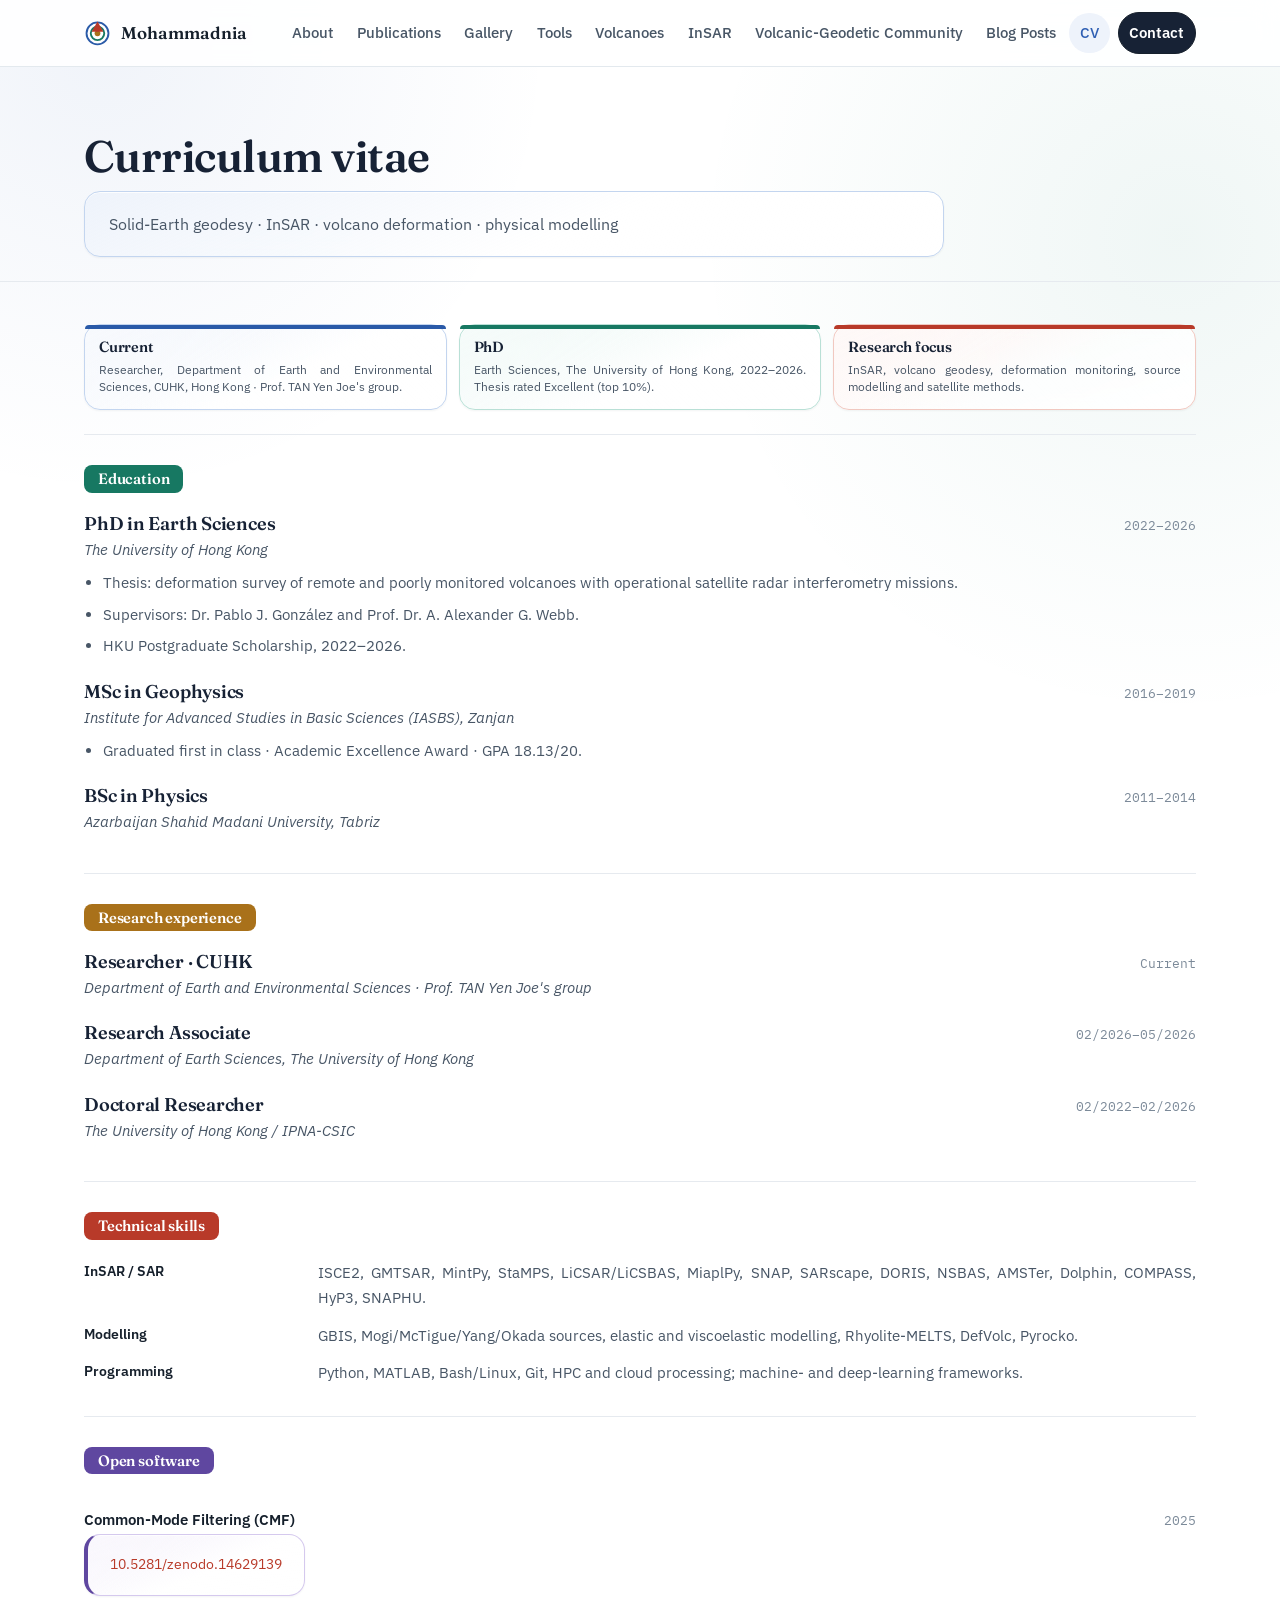
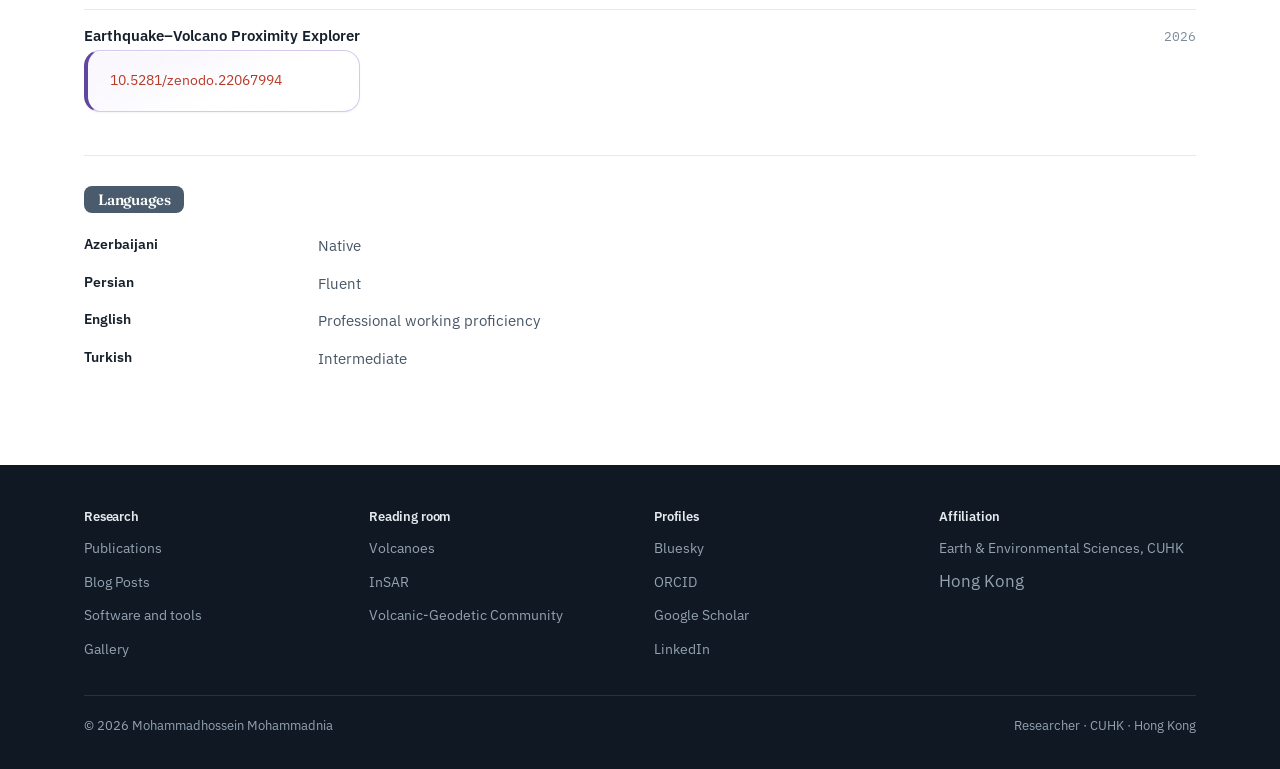
<file: cv.html>
<!DOCTYPE html><html lang="en"><head>
<meta charset="UTF-8"><meta name="viewport" content="width=device-width, initial-scale=1.0">
<title>Curriculum vitae — Mohammadhossein Mohammadnia</title><meta name="description" content="Curriculum vitae: solid-Earth geodesy, InSAR and volcano deformation monitoring.">
<link rel="canonical" href="https://mhmnia.github.io/cv.html"><meta name="author" content="Mohammadhossein Mohammadnia">
<meta property="og:type" content="website"><meta property="og:site_name" content="Mohammadhossein Mohammadnia">
<meta property="og:title" content="Curriculum vitae — Mohammadhossein Mohammadnia"><meta property="og:description" content="Curriculum vitae: solid-Earth geodesy, InSAR and volcano deformation monitoring.">
<meta property="og:url" content="https://mhmnia.github.io/cv.html"><meta property="og:image" content="https://mhmnia.github.io/images/hero.jpg">
<meta name="twitter:card" content="summary_large_image"><link rel="icon" href="favicon.svg" type="image/svg+xml">
<link rel="preconnect" href="https://fonts.googleapis.com">
<link rel="preconnect" href="https://fonts.gstatic.com" crossorigin>
<link href="https://fonts.googleapis.com/css2?family=Fraunces:opsz,wght@9..144,400;9..144,600;9..144,700&family=IBM+Plex+Sans:wght@400;500;600&family=IBM+Plex+Mono:wght@400;500;600&display=swap" rel="stylesheet">
<link rel="stylesheet" href="site.css?v=20260909-2">
<link rel="stylesheet" href="upgrade-2026.css?v=20260909-2">
<link rel="stylesheet" href="assets/refinements.css?v=20260909-2">
<script data-goatcounter="https://mhmnia.goatcounter.com/count" async src="//gc.zgo.at/count.js"></script>
</head><body><header class="masthead"><div class="wrap">
<a class="sig" href="./"><svg viewBox="0 0 32 32" aria-hidden="true"><circle cx="16" cy="17" r="13" fill="none" stroke="#2a5aa8" stroke-width="2.2"/><circle cx="16" cy="17" r="8" fill="none" stroke="#177862" stroke-width="2.2"/><circle cx="16" cy="17" r="3.4" fill="#a9711a"/><path d="M16 3 L23 15 H9 Z" fill="#b83a29"/></svg><b>Mohammadnia</b></a>
<button class="burger" id="burger" aria-label="Menu" aria-expanded="false"><span></span></button>
<nav class="menu" id="menu"><a href="./">About</a><a href="publications.html">Publications</a><a href="gallery.html">Gallery</a><a href="tools.html">Tools</a><a href="volcanoes.html">Volcanoes</a><a href="insar.html">InSAR</a><a href="people.html">Volcanic-Geodetic Community</a><a href="blog.html">Blog Posts</a><a href="cv.html" aria-current="page">CV</a><a class="mark" href="contact.html">Contact</a></nav></div></header>
<header class="phead"><div class="wrap"><h1>Curriculum vitae</h1><p class="lede">Solid-Earth geodesy · InSAR · volcano deformation · physical modelling</p></div></header>
<main class="wrap" style="padding-top:30px;padding-bottom:36px">
<div class="cv-quick">
<div class="box c-blue"><h3>Current</h3><p>Researcher, Department of Earth and Environmental Sciences, CUHK, Hong Kong · Prof. TAN Yen Joe's group.</p></div>
<div class="box c-teal"><h3>PhD</h3><p>Earth Sciences, The University of Hong Kong, 2022–2026. Thesis rated Excellent (top 10%).</p></div>
<div class="box c-red"><h3>Research focus</h3><p>InSAR, volcano geodesy, deformation monitoring, source modelling and satellite methods.</p></div>
</div>
<section class="cvblock c-teal"><h2>Education</h2>
<div class="cventry"><div class="cvtop"><h3>PhD in Earth Sciences</h3><span class="when">2022–2026</span></div><p class="cvwhere">The University of Hong Kong</p><ul><li>Thesis: deformation survey of remote and poorly monitored volcanoes with operational satellite radar interferometry missions.</li><li>Supervisors: Dr. Pablo J. González and Prof. Dr. A. Alexander G. Webb.</li><li>HKU Postgraduate Scholarship, 2022–2026.</li></ul></div>
<div class="cventry"><div class="cvtop"><h3>MSc in Geophysics</h3><span class="when">2016–2019</span></div><p class="cvwhere">Institute for Advanced Studies in Basic Sciences (IASBS), Zanjan</p><ul><li>Graduated first in class · Academic Excellence Award · GPA 18.13/20.</li></ul></div>
<div class="cventry"><div class="cvtop"><h3>BSc in Physics</h3><span class="when">2011–2014</span></div><p class="cvwhere">Azarbaijan Shahid Madani University, Tabriz</p></div>
</section>
<section class="cvblock c-amber"><h2>Research experience</h2>
<div class="cventry"><div class="cvtop"><h3>Researcher · CUHK</h3><span class="when">Current</span></div><p class="cvwhere">Department of Earth and Environmental Sciences · Prof. TAN Yen Joe's group</p></div>
<div class="cventry"><div class="cvtop"><h3>Research Associate</h3><span class="when">02/2026–05/2026</span></div><p class="cvwhere">Department of Earth Sciences, The University of Hong Kong</p></div>
<div class="cventry"><div class="cvtop"><h3>Doctoral Researcher</h3><span class="when">02/2022–02/2026</span></div><p class="cvwhere">The University of Hong Kong / IPNA-CSIC</p></div>
</section>
<section class="cvblock c-red"><h2>Technical skills</h2><dl class="deflist">
<dt>InSAR / SAR</dt><dd>ISCE2, GMTSAR, MintPy, StaMPS, LiCSAR/LiCSBAS, MiaplPy, SNAP, SARscape, DORIS, NSBAS, AMSTer, Dolphin, COMPASS, HyP3, SNAPHU.</dd>
<dt>Modelling</dt><dd>GBIS, Mogi/McTigue/Yang/Okada sources, elastic and viscoelastic modelling, Rhyolite-MELTS, DefVolc, Pyrocko.</dd>
<dt>Programming</dt><dd>Python, MATLAB, Bash/Linux, Git, HPC and cloud processing; machine- and deep-learning frameworks.</dd>
</dl></section>
<section class="cvblock c-violet"><h2>Open software</h2><ul class="flatlist"><li><span class="what">Common-Mode Filtering (CMF)<span class="note"><a href="https://doi.org/10.5281/zenodo.14629139" target="_blank" rel="noopener">10.5281/zenodo.14629139</a></span></span><span class="when">2025</span></li><li><span class="what">Earthquake–Volcano Proximity Explorer<span class="note"><a href="https://doi.org/10.5281/zenodo.22067994" target="_blank" rel="noopener">10.5281/zenodo.22067994</a></span></span><span class="when">2026</span></li></ul></section>
<section class="cvblock c-slate"><h2>Languages</h2><dl class="deflist"><dt>Azerbaijani</dt><dd>Native</dd><dt>Persian</dt><dd>Fluent</dd><dt>English</dt><dd>Professional working proficiency</dd><dt>Turkish</dt><dd>Intermediate</dd></dl></section>
</main><footer class="foot"><div class="wrap"><div class="cols">
<div><h4>Research</h4><ul><li><a href="publications.html">Publications</a></li><li><a href="blog.html">Blog Posts</a></li><li><a href="tools.html">Software and tools</a></li><li><a href="gallery.html">Gallery</a></li></ul></div>
<div><h4>Reading room</h4><ul><li><a href="volcanoes.html">Volcanoes</a></li><li><a href="insar.html">InSAR</a></li><li><a href="people.html">Volcanic-Geodetic Community</a></li></ul></div>
<div><h4>Profiles</h4><ul><li><a href="https://bsky.app/profile/mohammadnia.bsky.social" target="_blank" rel="noopener">Bluesky</a></li><li><a href="https://orcid.org/0009-0000-2193-2980" target="_blank" rel="noopener">ORCID</a></li><li><a href="https://scholar.google.com/citations?user=CLB8v-cAAAAJ&amp;hl=en" target="_blank" rel="noopener">Google Scholar</a></li><li><a href="https://www.linkedin.com/in/mohammadhosein-mohammadnia-128904a3/" target="_blank" rel="noopener">LinkedIn</a></li></ul></div>
<div><h4>Affiliation</h4><ul><li><a href="https://www.ees.cuhk.edu.hk/" target="_blank" rel="noopener">Earth &amp; Environmental Sciences, CUHK</a></li><li>Hong Kong</li></ul></div>
</div><div class="base"><span>&copy; 2026 Mohammadhossein Mohammadnia</span><span>Researcher · CUHK · Hong Kong</span></div></div></footer>
<script>(function(){var b=document.getElementById('burger'),m=document.getElementById('menu');if(!b||!m)return;b.addEventListener('click',function(){var o=m.classList.toggle('open');b.setAttribute('aria-expanded',o?'true':'false')})})();</script></body></html>
</file>
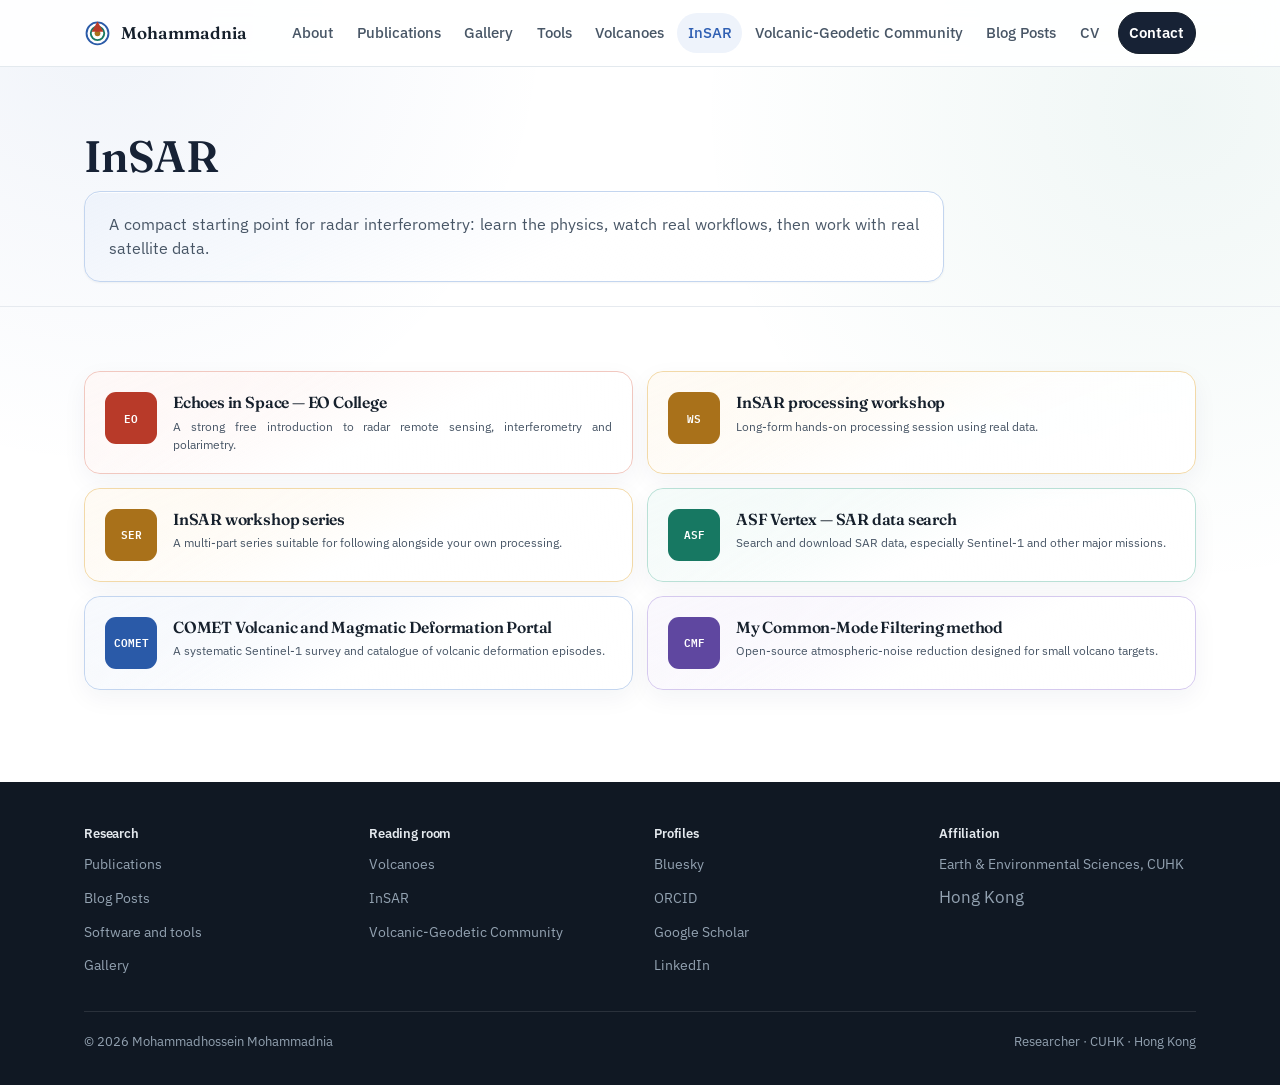
<file: insar.html>
<!DOCTYPE html><html lang="en"><head>
<meta charset="UTF-8"><meta name="viewport" content="width=device-width, initial-scale=1.0">
<title>Learning InSAR — courses, workshops and data</title><meta name="description" content="Courses, workshops, data services and tools for learning and applying radar interferometry.">
<link rel="canonical" href="https://mhmnia.github.io/insar.html"><meta name="author" content="Mohammadhossein Mohammadnia">
<meta property="og:type" content="website"><meta property="og:site_name" content="Mohammadhossein Mohammadnia">
<meta property="og:title" content="Learning InSAR — courses, workshops and data"><meta property="og:description" content="Courses, workshops, data services and tools for learning and applying radar interferometry.">
<meta property="og:url" content="https://mhmnia.github.io/insar.html"><meta property="og:image" content="https://mhmnia.github.io/images/gallery/06.jpg">
<meta name="twitter:card" content="summary_large_image"><link rel="icon" href="favicon.svg" type="image/svg+xml">
<link rel="preconnect" href="https://fonts.googleapis.com">
<link rel="preconnect" href="https://fonts.gstatic.com" crossorigin>
<link href="https://fonts.googleapis.com/css2?family=Fraunces:opsz,wght@9..144,400;9..144,600;9..144,700&family=IBM+Plex+Sans:wght@400;500;600&family=IBM+Plex+Mono:wght@400;500;600&display=swap" rel="stylesheet">
<link rel="stylesheet" href="site.css?v=20260909-2">
<link rel="stylesheet" href="upgrade-2026.css?v=20260909-2">
<link rel="stylesheet" href="assets/refinements.css?v=20260909-2">
<script data-goatcounter="https://mhmnia.goatcounter.com/count" async src="//gc.zgo.at/count.js"></script>
</head><body><header class="masthead"><div class="wrap">
<a class="sig" href="./"><svg viewBox="0 0 32 32" aria-hidden="true"><circle cx="16" cy="17" r="13" fill="none" stroke="#2a5aa8" stroke-width="2.2"/><circle cx="16" cy="17" r="8" fill="none" stroke="#177862" stroke-width="2.2"/><circle cx="16" cy="17" r="3.4" fill="#a9711a"/><path d="M16 3 L23 15 H9 Z" fill="#b83a29"/></svg><b>Mohammadnia</b></a>
<button class="burger" id="burger" aria-label="Menu" aria-expanded="false"><span></span></button>
<nav class="menu" id="menu"><a href="./">About</a><a href="publications.html">Publications</a><a href="gallery.html">Gallery</a><a href="tools.html">Tools</a><a href="volcanoes.html">Volcanoes</a><a href="insar.html" aria-current="page">InSAR</a><a href="people.html">Volcanic-Geodetic Community</a><a href="blog.html">Blog Posts</a><a href="cv.html">CV</a><a class="mark" href="contact.html">Contact</a></nav></div></header>
<header class="phead"><div class="wrap"><h1>InSAR</h1><p class="lede">A compact starting point for radar interferometry: learn the physics, watch real workflows, then work with real satellite data.</p></div></header>
<section class="band"><div class="wrap"><div class="resource-compact"><article class="res c-red"><div class="mark">EO</div><div><h3><a href="https://eo-college.org/courses/echoes-in-space/" target='_blank' rel='noopener'>Echoes in Space — EO College</a></h3><p>A strong free introduction to radar remote sensing, interferometry and polarimetry.</p></div></article><article class="res c-amber"><div class="mark">WS</div><div><h3><a href="https://www.youtube.com/watch?v=PaO8TDd9vz0&t=5096s" target='_blank' rel='noopener'>InSAR processing workshop</a></h3><p>Long-form hands-on processing session using real data.</p></div></article><article class="res c-amber"><div class="mark">SER</div><div><h3><a href="https://www.youtube.com/watch?v=wuESWt679Bk&list=PLGQwSTwiUcKyFTPhELEVOjqzq9rPUJM1f" target='_blank' rel='noopener'>InSAR workshop series</a></h3><p>A multi-part series suitable for following alongside your own processing.</p></div></article><article class="res c-teal"><div class="mark">ASF</div><div><h3><a href="https://search.asf.alaska.edu/" target='_blank' rel='noopener'>ASF Vertex — SAR data search</a></h3><p>Search and download SAR data, especially Sentinel-1 and other major missions.</p></div></article><article class="res c-blue"><div class="mark">COMET</div><div><h3><a href="https://comet.nerc.ac.uk/comet-volcano-portal/" target='_blank' rel='noopener'>COMET Volcanic and Magmatic Deformation Portal</a></h3><p>A systematic Sentinel-1 survey and catalogue of volcanic deformation episodes.</p></div></article><article class="res c-violet"><div class="mark">CMF</div><div><h3><a href="tools.html" >My Common-Mode Filtering method</a></h3><p>Open-source atmospheric-noise reduction designed for small volcano targets.</p></div></article></div></div></section><footer class="foot"><div class="wrap"><div class="cols">
<div><h4>Research</h4><ul><li><a href="publications.html">Publications</a></li><li><a href="blog.html">Blog Posts</a></li><li><a href="tools.html">Software and tools</a></li><li><a href="gallery.html">Gallery</a></li></ul></div>
<div><h4>Reading room</h4><ul><li><a href="volcanoes.html">Volcanoes</a></li><li><a href="insar.html">InSAR</a></li><li><a href="people.html">Volcanic-Geodetic Community</a></li></ul></div>
<div><h4>Profiles</h4><ul><li><a href="https://bsky.app/profile/mohammadnia.bsky.social" target="_blank" rel="noopener">Bluesky</a></li><li><a href="https://orcid.org/0009-0000-2193-2980" target="_blank" rel="noopener">ORCID</a></li><li><a href="https://scholar.google.com/citations?user=CLB8v-cAAAAJ&amp;hl=en" target="_blank" rel="noopener">Google Scholar</a></li><li><a href="https://www.linkedin.com/in/mohammadhosein-mohammadnia-128904a3/" target="_blank" rel="noopener">LinkedIn</a></li></ul></div>
<div><h4>Affiliation</h4><ul><li><a href="https://www.ees.cuhk.edu.hk/" target="_blank" rel="noopener">Earth &amp; Environmental Sciences, CUHK</a></li><li>Hong Kong</li></ul></div>
</div><div class="base"><span>&copy; 2026 Mohammadhossein Mohammadnia</span><span>Researcher · CUHK · Hong Kong</span></div></div></footer>
<script>(function(){var b=document.getElementById('burger'),m=document.getElementById('menu');if(!b||!m)return;b.addEventListener('click',function(){var o=m.classList.toggle('open');b.setAttribute('aria-expanded',o?'true':'false')})})();</script></body></html>
</file>
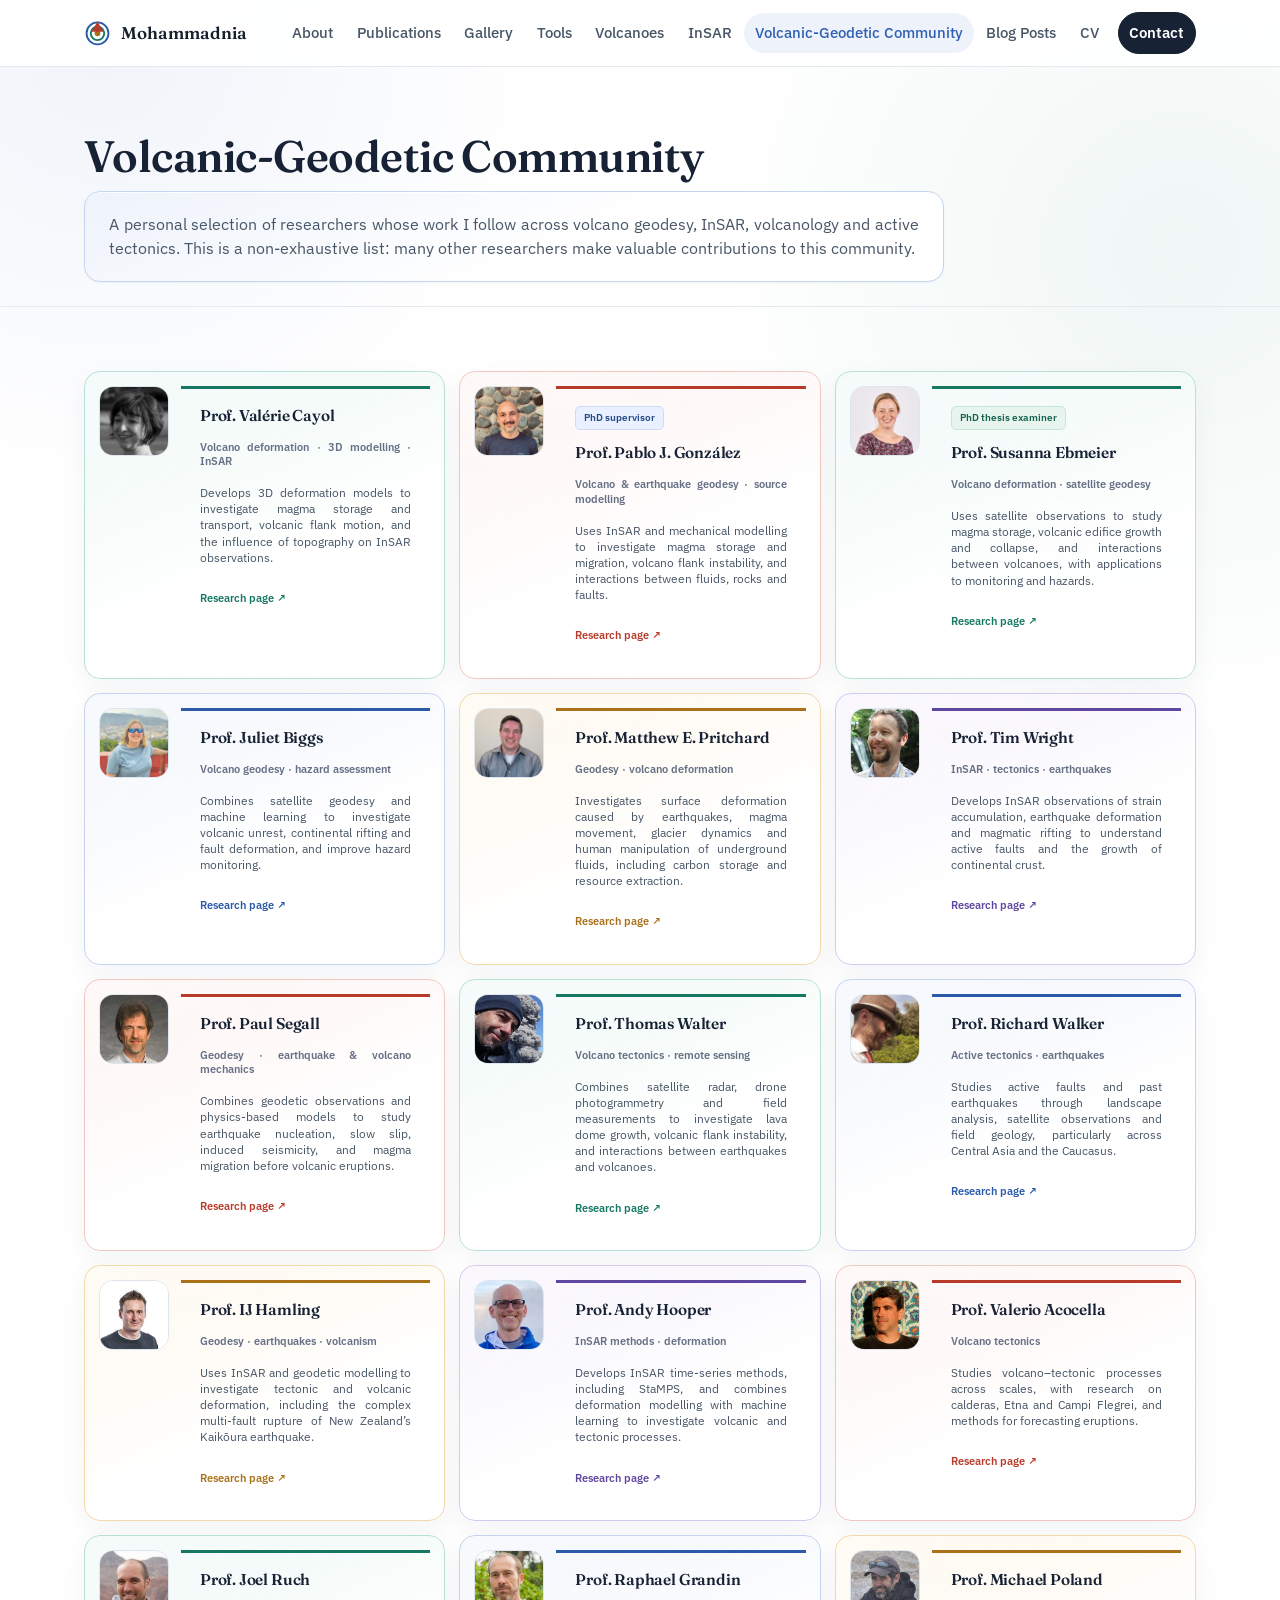
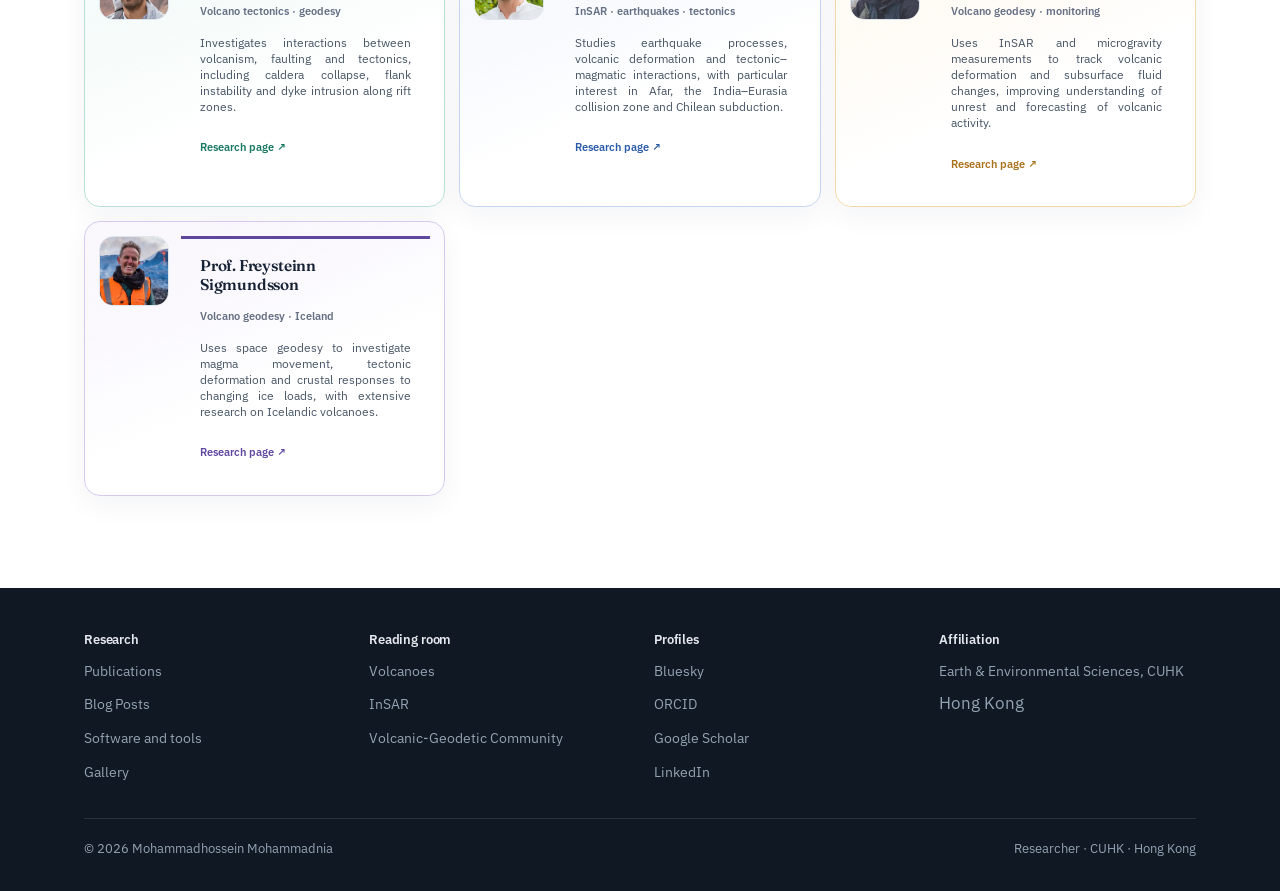
<file: people.html>
<!DOCTYPE html>
<html lang="en"><head>
<meta charset="UTF-8"><meta name="viewport" content="width=device-width, initial-scale=1.0">
<title>Volcanic-Geodetic Community — geodesy, volcanology & InSAR</title>
<meta name="description" content="Researchers whose work I follow across geodesy, InSAR, volcanology, earthquakes and active tectonics.">
<link rel="canonical" href="https://mhmnia.github.io/people.html">
<meta name="author" content="Mohammadhossein Mohammadnia">
<meta property="og:type" content="website"><meta property="og:site_name" content="Mohammadhossein Mohammadnia">
<meta property="og:title" content="Volcanic-Geodetic Community — geodesy, volcanology &amp; InSAR"><meta property="og:description" content="Researchers whose work I follow across geodesy, InSAR, volcanology, earthquakes and active tectonics.">
<meta property="og:url" content="https://mhmnia.github.io/people.html"><meta property="og:image" content="https://mhmnia.github.io/images/gallery/08.jpg">
<meta name="twitter:card" content="summary_large_image"><meta name="twitter:site" content="@nirvana2462">
<link rel="icon" href="favicon.svg" type="image/svg+xml">
<link rel="preconnect" href="https://fonts.googleapis.com">
<link rel="preconnect" href="https://fonts.gstatic.com" crossorigin>
<link href="https://fonts.googleapis.com/css2?family=Fraunces:opsz,wght@9..144,400;9..144,600;9..144,700&family=IBM+Plex+Sans:wght@400;500;600&family=IBM+Plex+Mono:wght@400;500;600&display=swap" rel="stylesheet">
<link rel="stylesheet" href="site.css?v=20260909-2">
<link rel="stylesheet" href="upgrade-2026.css?v=20260909-2">
<link rel="stylesheet" href="assets/refinements.css?v=20260909-2">

<script data-goatcounter="https://mhmnia.goatcounter.com/count" async src="//gc.zgo.at/count.js"></script>
</head><body><header class="masthead"><div class="wrap">
<a class="sig" href="./"><svg viewBox="0 0 32 32" aria-hidden="true"><circle cx="16" cy="17" r="13" fill="none" stroke="#2a5aa8" stroke-width="2.2"/><circle cx="16" cy="17" r="8" fill="none" stroke="#177862" stroke-width="2.2"/><circle cx="16" cy="17" r="3.4" fill="#a9711a"/><path d="M16 3 L23 15 H9 Z" fill="#b83a29"/></svg><b>Mohammadnia</b></a>
<button class="burger" id="burger" aria-label="Menu" aria-expanded="false"><span></span></button>
<nav class="menu" id="menu"><a href="./">About</a><a href="publications.html">Publications</a><a href="gallery.html">Gallery</a><a href="tools.html">Tools</a><a href="volcanoes.html">Volcanoes</a><a href="insar.html">InSAR</a><a href="people.html" aria-current="page">Volcanic-Geodetic Community</a><a href="blog.html">Blog Posts</a><a href="cv.html">CV</a><a class="mark" href="contact.html">Contact</a></nav></div></header><header class="phead"><div class="wrap"><h1>Volcanic-Geodetic Community</h1>
<p class="lede">A personal selection of researchers whose work I follow across volcano geodesy, InSAR, volcanology and active tectonics. This is a non-exhaustive list: many other researchers make valuable contributions to this community.</p></div></header>
<section class="band"><div class="wrap"><div class="people"><article class="person c-teal"><div class="face"><img src="images/people/valerie-cayol.jpg" alt="Prof. Valérie Cayol" loading="lazy"></div><div class="body"><h3>Prof. Valérie Cayol</h3><p class="role">Volcano deformation · 3D modelling · InSAR</p><p>Develops 3D deformation models to investigate magma storage and transport, volcanic flank motion, and the influence of topography on InSAR observations.</p><a class="go" href="https://lmv.uca.fr/cayol-valerie-us/" target="_blank" rel="noopener">Research page ↗</a></div></article><article class="person c-red"><div class="face"><img src="images/people/pablo-gonzalez.jpg" alt="Prof. Pablo J. González" loading="lazy"></div><div class="body"><span class="relationship-badge">PhD supervisor</span><h3>Prof. Pablo J. González</h3><p class="role">Volcano & earthquake geodesy · source modelling</p><p>Uses InSAR and mechanical modelling to investigate magma storage and migration, volcano flank instability, and interactions between fluids, rocks and faults.</p><a class="go" href="https://pablojgonzalez.github.io/" target="_blank" rel="noopener">Research page ↗</a></div></article><article class="person c-teal"><div class="face"><img src="images/people/susanna-ebmeier.jpg" alt="Prof. Susanna Ebmeier" loading="lazy"></div><div class="body"><span class="relationship-badge examiner">PhD thesis examiner</span><h3>Prof. Susanna Ebmeier</h3><p class="role">Volcano deformation · satellite geodesy</p><p>Uses satellite observations to study magma storage, volcanic edifice growth and collapse, and interactions between volcanoes, with applications to monitoring and hazards.</p><a class="go" href="https://environment.leeds.ac.uk/see/staff/1246/dr-susanna-ebmeier" target="_blank" rel="noopener">Research page ↗</a></div></article><article class="person c-blue"><div class="face"><img src="images/people/juliet-biggs.jpg" alt="Prof. Juliet Biggs" loading="lazy"></div><div class="body"><h3>Prof. Juliet Biggs</h3><p class="role">Volcano geodesy · hazard assessment</p><p>Combines satellite geodesy and machine learning to investigate volcanic unrest, continental rifting and fault deformation, and improve hazard monitoring.</p><a class="go" href="https://www.bristol.ac.uk/people/person/Juliet-Biggs-57455bd8-0db3-4a58-a4e0-e89885fd5466/" target="_blank" rel="noopener">Research page ↗</a></div></article><article class="person c-amber"><div class="face"><img src="images/people/matthew-e-pritchard.jpg" alt="Prof. Matthew E. Pritchard" loading="lazy" onerror="this.style.display='none';this.nextElementSibling.style.display='grid'"><span class="face-placeholder">Matthew E. Pritchard</span></div><div class="body"><h3>Prof. Matthew E. Pritchard</h3><p class="role">Geodesy · volcano deformation</p><p>Investigates surface deformation caused by earthquakes, magma movement, glacier dynamics and human manipulation of underground fluids, including carbon storage and resource extraction.</p><a class="go" href="https://pritchard.eas.cornell.edu/" target="_blank" rel="noopener">Research page ↗</a></div></article><article class="person c-violet"><div class="face"><img src="images/people/tim-wright.jpg" alt="Prof. Tim Wright" loading="lazy" onerror="this.style.display='none';this.nextElementSibling.style.display='grid'"><span class="face-placeholder">Tim Wright</span></div><div class="body"><h3>Prof. Tim Wright</h3><p class="role">InSAR · tectonics · earthquakes</p><p>Develops InSAR observations of strain accumulation, earthquake deformation and magmatic rifting to understand active faults and the growth of continental crust.</p><a class="go" href="https://environment.leeds.ac.uk/see/staff/1613/professor-tim-wright" target="_blank" rel="noopener">Research page ↗</a></div></article><article class="person c-red"><div class="face"><img src="images/people/paul-segall.jpg" alt="Prof. Paul Segall" loading="lazy" onerror="this.style.display='none';this.nextElementSibling.style.display='grid'"><span class="face-placeholder">Paul Segall</span></div><div class="body"><h3>Prof. Paul Segall</h3><p class="role">Geodesy · earthquake & volcano mechanics</p><p>Combines geodetic observations and physics-based models to study earthquake nucleation, slow slip, induced seismicity, and magma migration before volcanic eruptions.</p><a class="go" href="https://geophysics.stanford.edu/people/paul-segall" target="_blank" rel="noopener">Research page ↗</a></div></article><article class="person c-teal"><div class="face"><img src="images/people/thomas-walter.jpg" alt="Prof. Thomas Walter" loading="lazy" onerror="this.style.display='none';this.nextElementSibling.style.display='grid'"><span class="face-placeholder">Thomas Walter</span></div><div class="body"><h3>Prof. Thomas Walter</h3><p class="role">Volcano tectonics · remote sensing</p><p>Combines satellite radar, drone photogrammetry and field measurements to investigate lava dome growth, volcanic flank instability, and interactions between earthquakes and volcanoes.</p><a class="go" href="https://www.gfz.de/staff/thomas.walter" target="_blank" rel="noopener">Research page ↗</a></div></article><article class="person c-blue"><div class="face"><img src="images/people/richard-walker.jpg" alt="Prof. Richard Walker" loading="lazy" onerror="this.style.display='none';this.nextElementSibling.style.display='grid'"><span class="face-placeholder">Richard Walker</span></div><div class="body"><h3>Prof. Richard Walker</h3><p class="role">Active tectonics · earthquakes</p><p>Studies active faults and past earthquakes through landscape analysis, satellite observations and field geology, particularly across Central Asia and the Caucasus.</p><a class="go" href="https://www.environmental-research.ox.ac.uk/people/richard-walker" target="_blank" rel="noopener">Research page ↗</a></div></article><article class="person c-amber"><div class="face"><img src="images/people/ij-hamling.jpg" alt="Prof. IJ Hamling" loading="lazy" onerror="this.style.display='none';this.nextElementSibling.style.display='grid'"><span class="face-placeholder">IJ Hamling</span></div><div class="body"><h3>Prof. IJ Hamling</h3><p class="role">Geodesy · earthquakes · volcanism</p><p>Uses InSAR and geodetic modelling to investigate tectonic and volcanic deformation, including the complex multi-fault rupture of New Zealand’s Kaikōura earthquake.</p><a class="go" href="https://www.gns.cri.nz/about-us/staff-search/ian-hamling/" target="_blank" rel="noopener">Research page ↗</a></div></article><article class="person c-violet"><div class="face"><img src="images/people/andy-hooper.jpg" alt="Prof. Andy Hooper" loading="lazy" onerror="this.style.display='none';this.nextElementSibling.style.display='grid'"><span class="face-placeholder">Andy Hooper</span></div><div class="body"><h3>Prof. Andy Hooper</h3><p class="role">InSAR methods · deformation</p><p>Develops InSAR time-series methods, including StaMPS, and combines deformation modelling with machine learning to investigate volcanic and tectonic processes.</p><a class="go" href="https://environment.leeds.ac.uk/see/staff/1334/professor-andy-hooper" target="_blank" rel="noopener">Research page ↗</a></div></article><article class="person c-red"><div class="face"><img src="images/people/valerio-acocella.jpg" alt="Prof. Valerio Acocella" loading="lazy" onerror="this.style.display='none';this.nextElementSibling.style.display='grid'"><span class="face-placeholder">Valerio Acocella</span></div><div class="body"><h3>Prof. Valerio Acocella</h3><p class="role">Volcano tectonics</p><p>Studies volcano–tectonic processes across scales, with research on calderas, Etna and Campi Flegrei, and methods for forecasting eruptions.</p><a class="go" href="https://www.researchgate.net/profile/Valerio-Acocella-2" target="_blank" rel="noopener">Research page ↗</a></div></article><article class="person c-teal"><div class="face"><img src="images/people/joel-ruch.jpg" alt="Prof. Joel Ruch" loading="lazy" onerror="this.style.display='none';this.nextElementSibling.style.display='grid'"><span class="face-placeholder">Joel Ruch</span></div><div class="body"><h3>Prof. Joel Ruch</h3><p class="role">Volcano tectonics · geodesy</p><p>Investigates interactions between volcanism, faulting and tectonics, including caldera collapse, flank instability and dyke intrusion along rift zones.</p><a class="go" href="https://www.unige.ch/sciences/terre/en/people/dst/professors/joel-ruch" target="_blank" rel="noopener">Research page ↗</a></div></article><article class="person c-blue"><div class="face"><img src="images/people/raphael-grandin.jpg" alt="Prof. Raphael Grandin" loading="lazy" onerror="this.style.display='none';this.nextElementSibling.style.display='grid'"><span class="face-placeholder">Raphael Grandin</span></div><div class="body"><h3>Prof. Raphael Grandin</h3><p class="role">InSAR · earthquakes · tectonics</p><p>Studies earthquake processes, volcanic deformation and tectonic–magmatic interactions, with particular interest in Afar, the India–Eurasia collision zone and Chilean subduction.</p><a class="go" href="https://www.ipgp.fr/~grandin/Raphael_Grandin_personal_web_page/Home.html" target="_blank" rel="noopener">Research page ↗</a></div></article><article class="person c-amber"><div class="face"><img src="images/people/michael-poland.jpg" alt="Prof. Michael Poland" loading="lazy" onerror="this.style.display='none';this.nextElementSibling.style.display='grid'"><span class="face-placeholder">Michael Poland</span></div><div class="body"><h3>Prof. Michael Poland</h3><p class="role">Volcano geodesy · monitoring</p><p>Uses InSAR and microgravity measurements to track volcanic deformation and subsurface fluid changes, improving understanding of unrest and forecasting of volcanic activity.</p><a class="go" href="https://www.usgs.gov/staff-profiles/michael-poland" target="_blank" rel="noopener">Research page ↗</a></div></article><article class="person c-violet"><div class="face"><img src="images/people/freysteinn-sigmundsson.jpg" style="object-position:35% center" alt="Prof. Freysteinn Sigmundsson" loading="lazy" onerror="this.style.display='none';this.nextElementSibling.style.display='grid'"><span class="face-placeholder">Freysteinn Sigmundsson</span></div><div class="body"><h3>Prof. Freysteinn Sigmundsson</h3><p class="role">Volcano geodesy · Iceland</p><p>Uses space geodesy to investigate magma movement, tectonic deformation and crustal responses to changing ice loads, with extensive research on Icelandic volcanoes.</p><a class="go" href="https://hi.is/staff/fs" target="_blank" rel="noopener">Research page ↗</a></div></article></div></div></section><footer class="foot"><div class="wrap">
<div class="cols">
<div><h4>Research</h4><ul>
<li><a href="publications.html">Publications</a></li>
<li><a href="blog.html">Blog Posts</a></li>
<li><a href="tools.html">Software and tools</a></li>
<li><a href="gallery.html">Gallery</a></li></ul></div>
<div><h4>Reading room</h4><ul>
<li><a href="volcanoes.html">Volcanoes</a></li>
<li><a href="insar.html">InSAR</a></li>
<li><a href="people.html">Volcanic-Geodetic Community</a></li></ul></div>
<div><h4>Profiles</h4><ul>
<li><a href="https://bsky.app/profile/mohammadnia.bsky.social" target="_blank" rel="noopener">Bluesky</a></li>
<li><a href="https://orcid.org/0009-0000-2193-2980" target="_blank" rel="noopener">ORCID</a></li>
<li><a href="https://scholar.google.com/citations?user=CLB8v-cAAAAJ&amp;hl=en" target="_blank" rel="noopener">Google Scholar</a></li>
<li><a href="https://www.linkedin.com/in/mohammadhosein-mohammadnia-128904a3/" target="_blank" rel="noopener">LinkedIn</a></li></ul></div>
<div><h4>Affiliation</h4><ul>
<li><a href="https://www.ees.cuhk.edu.hk/" target="_blank" rel="noopener">Earth &amp; Environmental Sciences, CUHK</a></li>
<li>Hong Kong</li></ul></div>
</div>
<div class="base"><span>&copy; 2026 Mohammadhossein Mohammadnia</span><span>Researcher · CUHK · Hong Kong</span></div>
</div></footer>
<script>(function(){var b=document.getElementById('burger'),m=document.getElementById('menu');if(!b||!m)return;b.addEventListener('click',function(){var o=m.classList.toggle('open');b.setAttribute('aria-expanded',o?'true':'false')})})();</script></body></html>
</file>
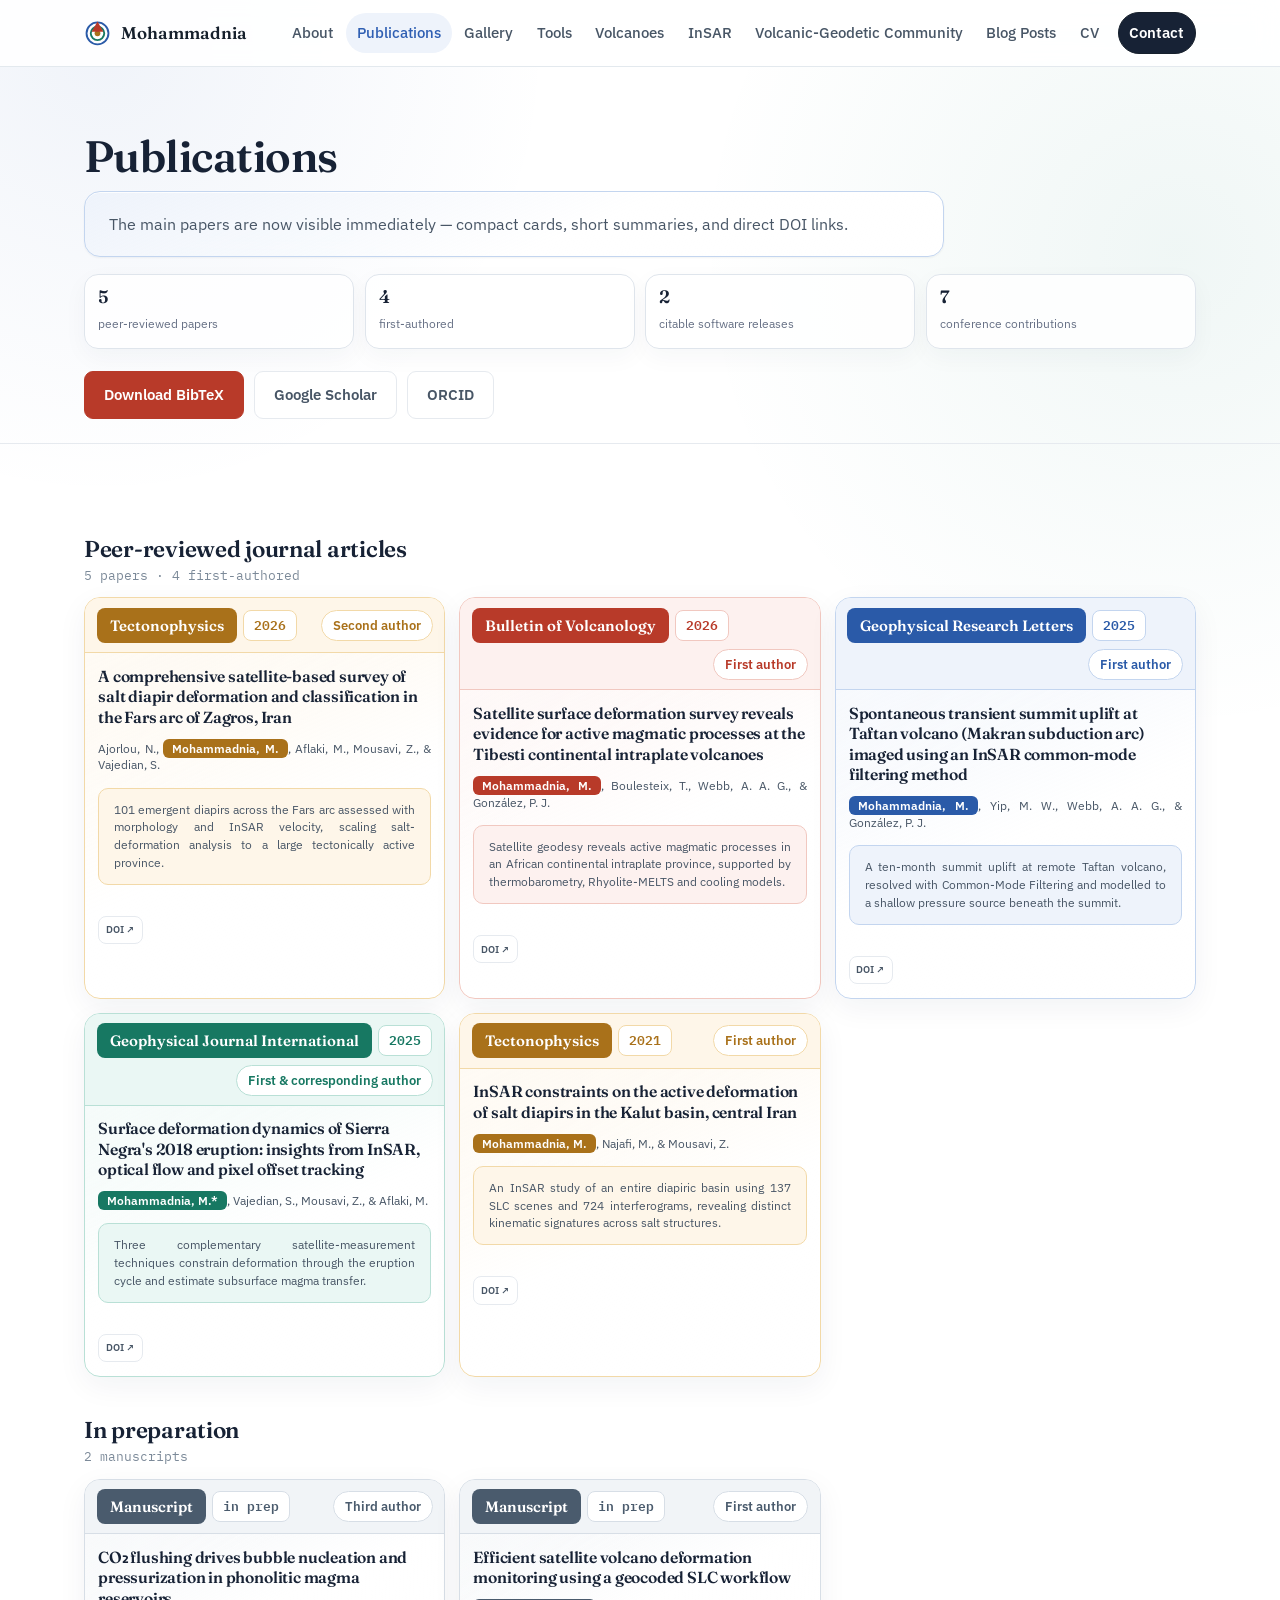
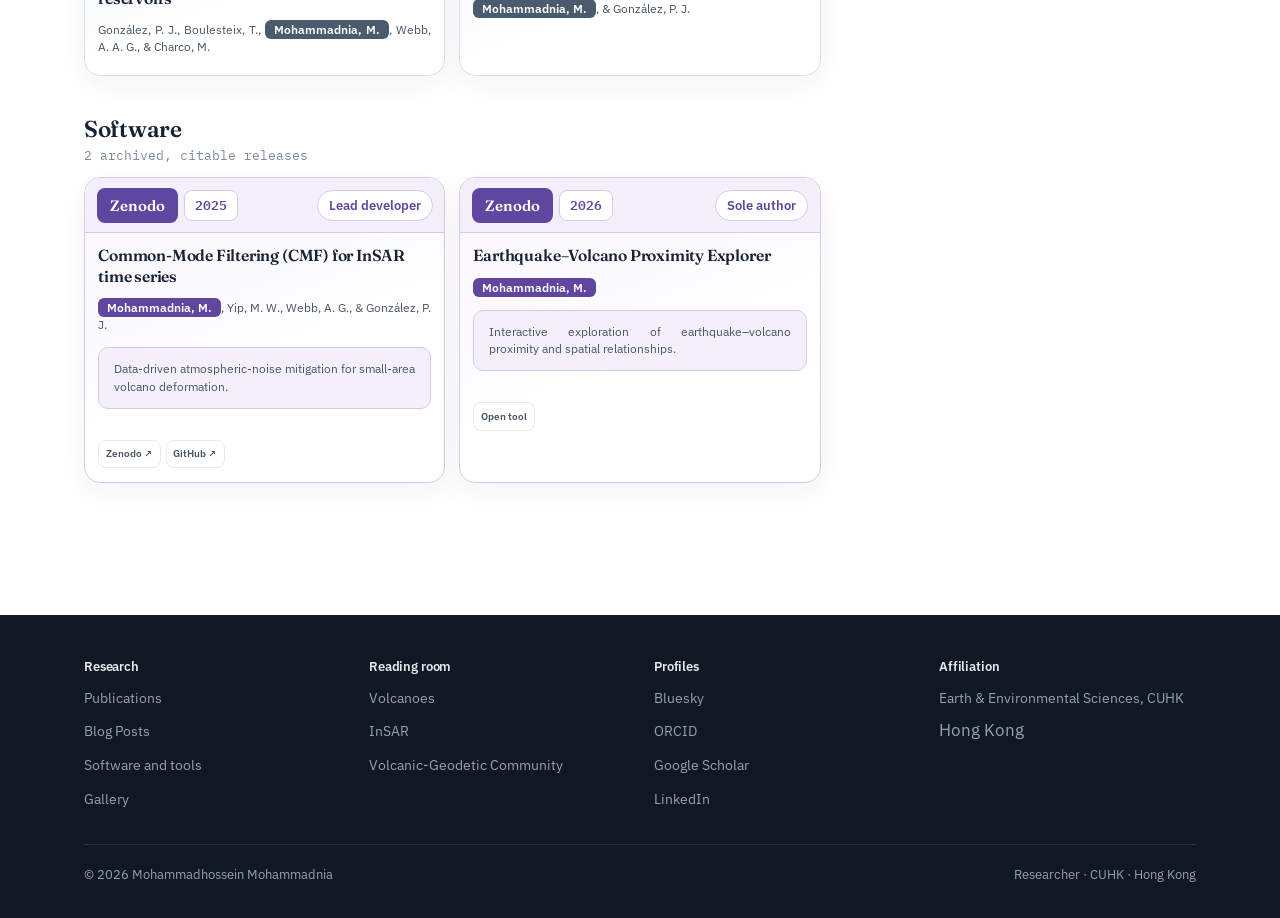
<file: publications.html>
<!DOCTYPE html>
<html lang="en"><head>
<meta charset="UTF-8"><meta name="viewport" content="width=device-width, initial-scale=1.0">
<title>Publications — Mohammadhossein Mohammadnia</title>
<meta name="description" content="Peer-reviewed research on InSAR, volcano geodesy and salt tectonics, plus software and ongoing work.">
<link rel="canonical" href="https://mhmnia.github.io/publications.html">
<meta name="author" content="Mohammadhossein Mohammadnia">
<meta property="og:type" content="website"><meta property="og:site_name" content="Mohammadhossein Mohammadnia">
<meta property="og:title" content="Publications — Mohammadhossein Mohammadnia"><meta property="og:description" content="Peer-reviewed research on InSAR, volcano geodesy and salt tectonics, plus software and ongoing work.">
<meta property="og:url" content="https://mhmnia.github.io/publications.html"><meta property="og:image" content="https://mhmnia.github.io/images/taftan.jpg">
<meta name="twitter:card" content="summary_large_image"><meta name="twitter:site" content="@nirvana2462">
<link rel="icon" href="favicon.svg" type="image/svg+xml">
<link rel="preconnect" href="https://fonts.googleapis.com">
<link rel="preconnect" href="https://fonts.gstatic.com" crossorigin>
<link href="https://fonts.googleapis.com/css2?family=Fraunces:opsz,wght@9..144,400;9..144,600;9..144,700&family=IBM+Plex+Sans:wght@400;500;600&family=IBM+Plex+Mono:wght@400;500;600&display=swap" rel="stylesheet">
<link rel="stylesheet" href="site.css?v=20260909-2">
<link rel="stylesheet" href="upgrade-2026.css?v=20260909-2">
<link rel="stylesheet" href="assets/refinements.css?v=20260909-2">

<script data-goatcounter="https://mhmnia.goatcounter.com/count" async src="//gc.zgo.at/count.js"></script>
</head><body><header class="masthead"><div class="wrap">
<a class="sig" href="./"><svg viewBox="0 0 32 32" aria-hidden="true"><circle cx="16" cy="17" r="13" fill="none" stroke="#2a5aa8" stroke-width="2.2"/><circle cx="16" cy="17" r="8" fill="none" stroke="#177862" stroke-width="2.2"/><circle cx="16" cy="17" r="3.4" fill="#a9711a"/><path d="M16 3 L23 15 H9 Z" fill="#b83a29"/></svg><b>Mohammadnia</b></a>
<button class="burger" id="burger" aria-label="Menu" aria-expanded="false"><span></span></button>
<nav class="menu" id="menu"><a href="./">About</a><a href="publications.html" aria-current="page">Publications</a><a href="gallery.html">Gallery</a><a href="tools.html">Tools</a><a href="volcanoes.html">Volcanoes</a><a href="insar.html">InSAR</a><a href="people.html">Volcanic-Geodetic Community</a><a href="blog.html">Blog Posts</a><a href="cv.html">CV</a><a class="mark" href="contact.html">Contact</a></nav></div></header>
<header class="phead"><div class="wrap">
<h1>Publications</h1>
<p class="lede">The main papers are now visible immediately — compact cards, short summaries, and direct DOI links.</p>
<div class="pub-overview">
<div class="pub-stat"><b>5</b><span>peer-reviewed papers</span></div>
<div class="pub-stat"><b>4</b><span>first-authored</span></div>
<div class="pub-stat"><b>2</b><span>citable software releases</span></div>
<div class="pub-stat"><b>7</b><span>conference contributions</span></div>
</div>
<div class="acts"><a class="btn" href="files/mohammadnia.bib" download>Download BibTeX</a>
<a class="btn quiet" href="https://scholar.google.com/citations?user=CLB8v-cAAAAJ&amp;hl=en" target="_blank" rel="noopener">Google Scholar</a>
<a class="btn quiet" href="https://orcid.org/0009-0000-2193-2980" target="_blank" rel="noopener">ORCID</a></div>
</div></header>
<section class="band"><div class="wrap">
<div class="pubset"><h2>Peer-reviewed journal articles</h2><p class="n">5 papers · 4 first-authored</p>
<div class="papergrid featured-pubs">
<article class="paper c-amber">
<div class="paper-top"><span class="journal">Tectonophysics</span><span class="year">2026</span><span class="rank">Second author</span></div>
<div class="paper-body"><h3>A comprehensive satellite-based survey of salt diapir deformation and classification in the Fars arc of Zagros, Iran</h3><p class="authors">Ajorlou, N., <span class="me">Mohammadnia, M.</span>, Aflaki, M., Mousavi, Z., &amp; Vajedian, S.</p><p class="pub-note">101 emergent diapirs across the Fars arc assessed with morphology and InSAR velocity, scaling salt-deformation analysis to a large tectonically active province.</p>
<div class="chips"><a href="https://doi.org/10.1016/j.tecto.2026.231366" target="_blank" rel="noopener">DOI ↗</a></div></div></article><article class="paper c-red">
<div class="paper-top"><span class="journal">Bulletin of Volcanology</span><span class="year">2026</span><span class="rank">First author</span></div>
<div class="paper-body"><h3>Satellite surface deformation survey reveals evidence for active magmatic processes at the Tibesti continental intraplate volcanoes</h3><p class="authors"><span class="me">Mohammadnia, M.</span>, Boulesteix, T., Webb, A. A. G., &amp; Gonz&aacute;lez, P. J.</p><p class="pub-note">Satellite geodesy reveals active magmatic processes in an African continental intraplate province, supported by thermobarometry, Rhyolite-MELTS and cooling models.</p>
<div class="chips"><a href="https://doi.org/10.1007/s00445-026-01954-0" target="_blank" rel="noopener">DOI ↗</a></div></div></article><article class="paper c-blue">
<div class="paper-top"><span class="journal">Geophysical Research Letters</span><span class="year">2025</span><span class="rank">First author</span></div>
<div class="paper-body"><h3>Spontaneous transient summit uplift at Taftan volcano (Makran subduction arc) imaged using an InSAR common-mode filtering method</h3><p class="authors"><span class="me">Mohammadnia, M.</span>, Yip, M. W., Webb, A. A. G., &amp; Gonz&aacute;lez, P. J.</p><p class="pub-note">A ten-month summit uplift at remote Taftan volcano, resolved with Common-Mode Filtering and modelled to a shallow pressure source beneath the summit.</p>
<div class="chips"><a href="https://doi.org/10.1029/2025GL114853" target="_blank" rel="noopener">DOI ↗</a></div></div></article><article class="paper c-teal">
<div class="paper-top"><span class="journal">Geophysical Journal International</span><span class="year">2025</span><span class="rank">First & corresponding author</span></div>
<div class="paper-body"><h3>Surface deformation dynamics of Sierra Negra's 2018 eruption: insights from InSAR, optical flow and pixel offset tracking</h3><p class="authors"><span class="me">Mohammadnia, M.*</span>, Vajedian, S., Mousavi, Z., &amp; Aflaki, M.</p><p class="pub-note">Three complementary satellite-measurement techniques constrain deformation through the eruption cycle and estimate subsurface magma transfer.</p>
<div class="chips"><a href="https://doi.org/10.1093/gji/ggaf012" target="_blank" rel="noopener">DOI ↗</a></div></div></article><article class="paper c-amber">
<div class="paper-top"><span class="journal">Tectonophysics</span><span class="year">2021</span><span class="rank">First author</span></div>
<div class="paper-body"><h3>InSAR constraints on the active deformation of salt diapirs in the Kalut basin, central Iran</h3><p class="authors"><span class="me">Mohammadnia, M.</span>, Najafi, M., &amp; Mousavi, Z.</p><p class="pub-note">An InSAR study of an entire diapiric basin using 137 SLC scenes and 724 interferograms, revealing distinct kinematic signatures across salt structures.</p>
<div class="chips"><a href="https://doi.org/10.1016/j.tecto.2021.228860" target="_blank" rel="noopener">DOI ↗</a></div></div></article>
</div></div>

<div class="pubset"><h2>In preparation</h2><p class="n">2 manuscripts</p>
<div class="papergrid">
<article class="paper c-slate"><div class="paper-top"><span class="journal">Manuscript</span><span class="year">in prep</span><span class="rank">Third author</span></div><div class="paper-body"><h3>CO₂ flushing drives bubble nucleation and pressurization in phonolitic magma reservoirs</h3><p class="authors">González, P. J., Boulesteix, T., <span class="me">Mohammadnia, M.</span>, Webb, A. A. G., &amp; Charco, M.</p></div></article>
<article class="paper c-slate"><div class="paper-top"><span class="journal">Manuscript</span><span class="year">in prep</span><span class="rank">First author</span></div><div class="paper-body"><h3>Efficient satellite volcano deformation monitoring using a geocoded SLC workflow</h3><p class="authors"><span class="me">Mohammadnia, M.</span>, &amp; González, P. J.</p></div></article>
</div></div>

<div class="pubset"><h2>Software</h2><p class="n">2 archived, citable releases</p>
<div class="papergrid">
<article class="paper c-violet"><div class="paper-top"><span class="journal">Zenodo</span><span class="year">2025</span><span class="rank">Lead developer</span></div><div class="paper-body"><h3>Common-Mode Filtering (CMF) for InSAR time series</h3><p class="authors"><span class="me">Mohammadnia, M.</span>, Yip, M. W., Webb, A. G., &amp; González, P. J.</p><p class="pub-note">Data-driven atmospheric-noise mitigation for small-area volcano deformation.</p><div class="chips"><a href="https://doi.org/10.5281/zenodo.14629139" target="_blank" rel="noopener">Zenodo ↗</a><a href="https://github.com/mohammadnia11/Common-Mode-Filtering-CMF-" target="_blank" rel="noopener">GitHub ↗</a></div></div></article>
<article class="paper c-violet"><div class="paper-top"><span class="journal">Zenodo</span><span class="year">2026</span><span class="rank">Sole author</span></div><div class="paper-body"><h3>Earthquake–Volcano Proximity Explorer</h3><p class="authors"><span class="me">Mohammadnia, M.</span></p><p class="pub-note">Interactive exploration of earthquake–volcano proximity and spatial relationships.</p><div class="chips"><a href="tools.html">Open tool</a></div></div></article>
</div></div>
</div></section>
<footer class="foot"><div class="wrap">
<div class="cols">
<div><h4>Research</h4><ul>
<li><a href="publications.html">Publications</a></li>
<li><a href="blog.html">Blog Posts</a></li>
<li><a href="tools.html">Software and tools</a></li>
<li><a href="gallery.html">Gallery</a></li></ul></div>
<div><h4>Reading room</h4><ul>
<li><a href="volcanoes.html">Volcanoes</a></li>
<li><a href="insar.html">InSAR</a></li>
<li><a href="people.html">Volcanic-Geodetic Community</a></li></ul></div>
<div><h4>Profiles</h4><ul>
<li><a href="https://bsky.app/profile/mohammadnia.bsky.social" target="_blank" rel="noopener">Bluesky</a></li>
<li><a href="https://orcid.org/0009-0000-2193-2980" target="_blank" rel="noopener">ORCID</a></li>
<li><a href="https://scholar.google.com/citations?user=CLB8v-cAAAAJ&amp;hl=en" target="_blank" rel="noopener">Google Scholar</a></li>
<li><a href="https://www.linkedin.com/in/mohammadhosein-mohammadnia-128904a3/" target="_blank" rel="noopener">LinkedIn</a></li></ul></div>
<div><h4>Affiliation</h4><ul>
<li><a href="https://www.ees.cuhk.edu.hk/" target="_blank" rel="noopener">Earth &amp; Environmental Sciences, CUHK</a></li>
<li>Hong Kong</li></ul></div>
</div>
<div class="base"><span>&copy; 2026 Mohammadhossein Mohammadnia</span><span>Researcher · CUHK · Hong Kong</span></div>
</div></footer>
<script>(function(){var b=document.getElementById('burger'),m=document.getElementById('menu');if(!b||!m)return;b.addEventListener('click',function(){var o=m.classList.toggle('open');b.setAttribute('aria-expanded',o?'true':'false')})})();</script></body></html>
</file>
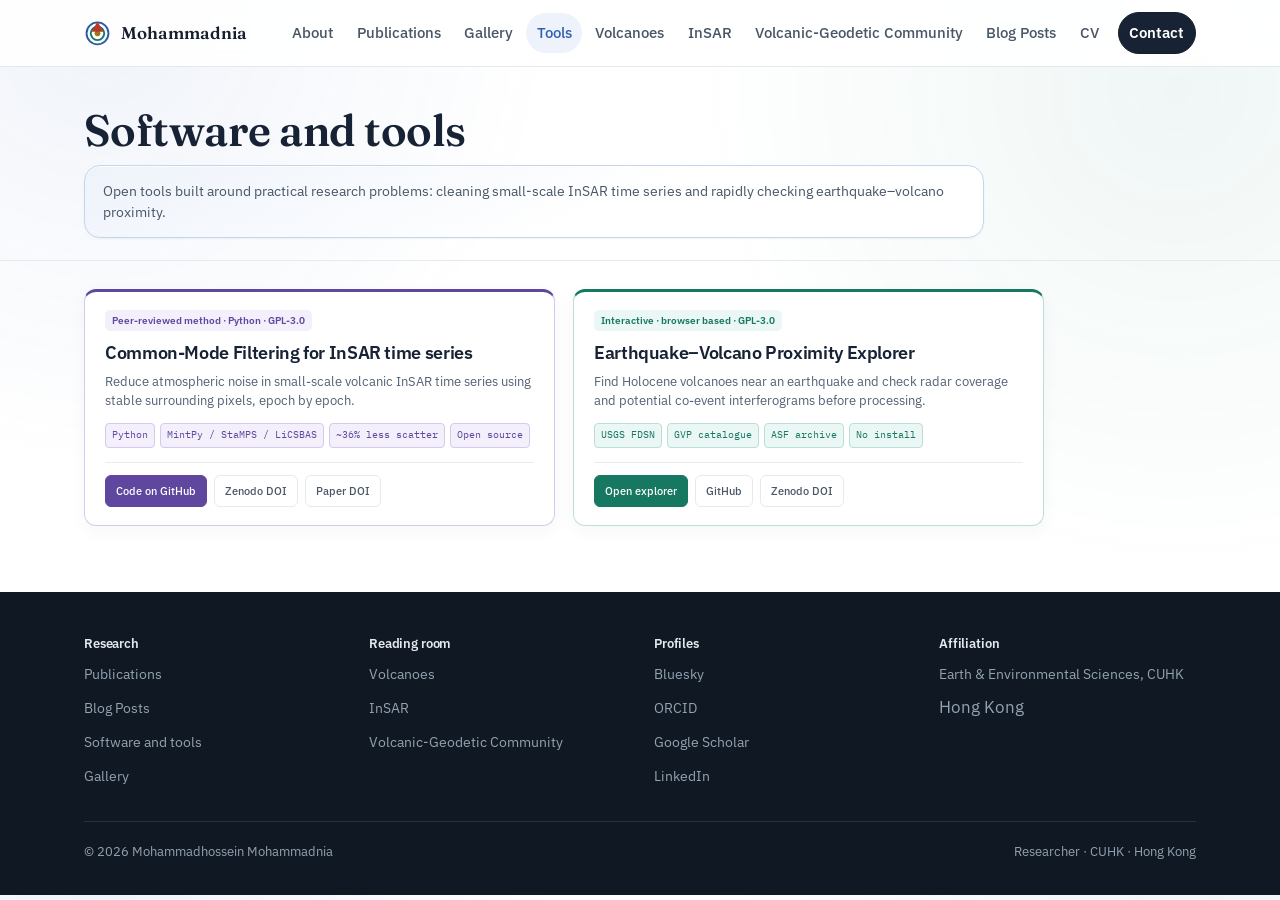
<file: tools.html>
<!DOCTYPE html><html lang="en"><head>
<meta charset="UTF-8"><meta name="viewport" content="width=device-width, initial-scale=1.0">
<title>Software and tools — Mohammadhossein Mohammadnia</title><meta name="description" content="The open-source CMF atmospheric correction for InSAR and the Earthquake–Volcano Proximity Explorer.">
<link rel="canonical" href="https://mhmnia.github.io/tools.html"><meta name="author" content="Mohammadhossein Mohammadnia">
<meta property="og:type" content="website"><meta property="og:site_name" content="Mohammadhossein Mohammadnia">
<meta property="og:title" content="Software and tools — Mohammadhossein Mohammadnia"><meta property="og:description" content="The open-source CMF atmospheric correction for InSAR and the Earthquake–Volcano Proximity Explorer.">
<meta property="og:url" content="https://mhmnia.github.io/tools.html"><meta property="og:image" content="https://mhmnia.github.io/images/gallery/06.jpg">
<meta name="twitter:card" content="summary_large_image"><link rel="icon" href="favicon.svg" type="image/svg+xml">
<link rel="preconnect" href="https://fonts.googleapis.com">
<link rel="preconnect" href="https://fonts.gstatic.com" crossorigin>
<link href="https://fonts.googleapis.com/css2?family=Fraunces:opsz,wght@9..144,400;9..144,600;9..144,700&family=IBM+Plex+Sans:wght@400;500;600&family=IBM+Plex+Mono:wght@400;500;600&display=swap" rel="stylesheet">
<link rel="stylesheet" href="site.css?v=20260909-2">
<link rel="stylesheet" href="upgrade-2026.css?v=20260909-2">
<link rel="stylesheet" href="assets/refinements.css?v=20260909-2">
<script data-goatcounter="https://mhmnia.goatcounter.com/count" async src="//gc.zgo.at/count.js"></script>
</head><body class="tools-page"><header class="masthead"><div class="wrap">
<a class="sig" href="./"><svg viewBox="0 0 32 32" aria-hidden="true"><circle cx="16" cy="17" r="13" fill="none" stroke="#2a5aa8" stroke-width="2.2"/><circle cx="16" cy="17" r="8" fill="none" stroke="#177862" stroke-width="2.2"/><circle cx="16" cy="17" r="3.4" fill="#a9711a"/><path d="M16 3 L23 15 H9 Z" fill="#b83a29"/></svg><b>Mohammadnia</b></a>
<button class="burger" id="burger" aria-label="Menu" aria-expanded="false"><span></span></button>
<nav class="menu" id="menu"><a href="./">About</a><a href="publications.html">Publications</a><a href="gallery.html">Gallery</a><a href="tools.html" aria-current="page">Tools</a><a href="volcanoes.html">Volcanoes</a><a href="insar.html">InSAR</a><a href="people.html">Volcanic-Geodetic Community</a><a href="blog.html">Blog Posts</a><a href="cv.html">CV</a><a class="mark" href="contact.html">Contact</a></nav></div></header>
<header class="phead"><div class="wrap"><h1>Software and tools</h1><p class="lede">Open tools built around practical research problems: cleaning small-scale InSAR time series and rapidly checking earthquake–volcano proximity.</p></div></header>
<section class="band"><div class="wrap"><div class="grid two tools-grid">
<article class="tool c-violet"><div><span class="kind">Peer-reviewed method · Python · GPL-3.0</span><h3>Common-Mode Filtering for InSAR time series</h3><p>Reduce atmospheric noise in small-scale volcanic InSAR time series using stable surrounding pixels, epoch by epoch.</p><div class="facts"><span>Python</span><span>MintPy / StaMPS / LiCSBAS</span><span>~36% less scatter</span><span>Open source</span></div><div class="chips"><a class="btn" href="https://github.com/mohammadnia11/Common-Mode-Filtering-CMF-" target="_blank" rel="noopener">Code on GitHub</a><a class="doi" href="https://doi.org/10.5281/zenodo.14629139" target="_blank" rel="noopener">Zenodo DOI</a><a class="doi" href="https://doi.org/10.1029/2025GL114853" target="_blank" rel="noopener">Paper DOI</a></div></div></article>
<article class="tool c-teal"><div><span class="kind">Interactive · browser based · GPL-3.0</span><h3>Earthquake–Volcano Proximity Explorer</h3><p>Find Holocene volcanoes near an earthquake and check radar coverage and potential co-event interferograms before processing.</p><div class="facts"><span>USGS FDSN</span><span>GVP catalogue</span><span>ASF archive</span><span>No install</span></div><div class="chips"><a class="btn" href="/eq-volcano-explorer/">Open explorer</a><a class="btn quiet" href="https://github.com/mhmnia/eq-volcano-explorer" target="_blank" rel="noopener">GitHub</a><a class="doi" href="https://doi.org/10.5281/zenodo.22067994" target="_blank" rel="noopener">Zenodo DOI</a></div></div></article>
</div></div></section><footer class="foot"><div class="wrap"><div class="cols">
<div><h4>Research</h4><ul><li><a href="publications.html">Publications</a></li><li><a href="blog.html">Blog Posts</a></li><li><a href="tools.html">Software and tools</a></li><li><a href="gallery.html">Gallery</a></li></ul></div>
<div><h4>Reading room</h4><ul><li><a href="volcanoes.html">Volcanoes</a></li><li><a href="insar.html">InSAR</a></li><li><a href="people.html">Volcanic-Geodetic Community</a></li></ul></div>
<div><h4>Profiles</h4><ul><li><a href="https://bsky.app/profile/mohammadnia.bsky.social" target="_blank" rel="noopener">Bluesky</a></li><li><a href="https://orcid.org/0009-0000-2193-2980" target="_blank" rel="noopener">ORCID</a></li><li><a href="https://scholar.google.com/citations?user=CLB8v-cAAAAJ&amp;hl=en" target="_blank" rel="noopener">Google Scholar</a></li><li><a href="https://www.linkedin.com/in/mohammadhosein-mohammadnia-128904a3/" target="_blank" rel="noopener">LinkedIn</a></li></ul></div>
<div><h4>Affiliation</h4><ul><li><a href="https://www.ees.cuhk.edu.hk/" target="_blank" rel="noopener">Earth &amp; Environmental Sciences, CUHK</a></li><li>Hong Kong</li></ul></div>
</div><div class="base"><span>&copy; 2026 Mohammadhossein Mohammadnia</span><span>Researcher · CUHK · Hong Kong</span></div></div></footer>
<script>(function(){var b=document.getElementById('burger'),m=document.getElementById('menu');if(!b||!m)return;b.addEventListener('click',function(){var o=m.classList.toggle('open');b.setAttribute('aria-expanded',o?'true':'false')})})();</script></body></html>
</file>
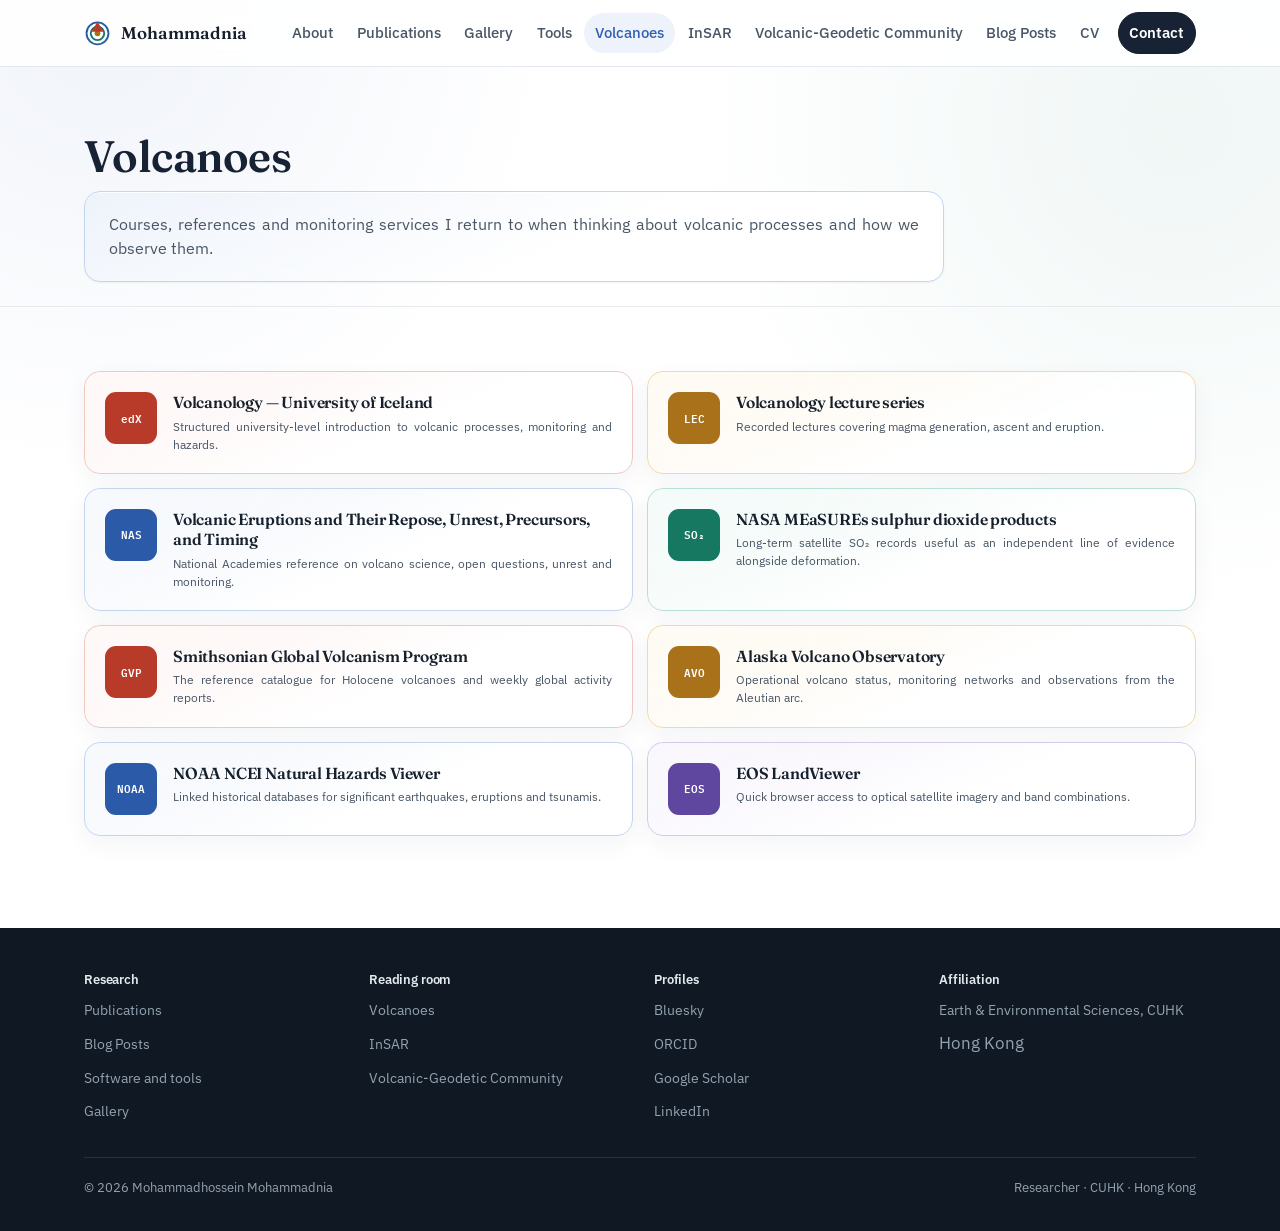
<file: volcanoes.html>
<!DOCTYPE html><html lang="en"><head>
<meta charset="UTF-8"><meta name="viewport" content="width=device-width, initial-scale=1.0">
<title>Volcanoes — courses, reading and data</title><meta name="description" content="Courses, reference reading and monitoring services for volcano science.">
<link rel="canonical" href="https://mhmnia.github.io/volcanoes.html"><meta name="author" content="Mohammadhossein Mohammadnia">
<meta property="og:type" content="website"><meta property="og:site_name" content="Mohammadhossein Mohammadnia">
<meta property="og:title" content="Volcanoes — courses, reading and data"><meta property="og:description" content="Courses, reference reading and monitoring services for volcano science.">
<meta property="og:url" content="https://mhmnia.github.io/volcanoes.html"><meta property="og:image" content="https://mhmnia.github.io/images/gallery/03.jpg">
<meta name="twitter:card" content="summary_large_image"><link rel="icon" href="favicon.svg" type="image/svg+xml">
<link rel="preconnect" href="https://fonts.googleapis.com">
<link rel="preconnect" href="https://fonts.gstatic.com" crossorigin>
<link href="https://fonts.googleapis.com/css2?family=Fraunces:opsz,wght@9..144,400;9..144,600;9..144,700&family=IBM+Plex+Sans:wght@400;500;600&family=IBM+Plex+Mono:wght@400;500;600&display=swap" rel="stylesheet">
<link rel="stylesheet" href="site.css?v=20260909-2">
<link rel="stylesheet" href="upgrade-2026.css?v=20260909-2">
<link rel="stylesheet" href="assets/refinements.css?v=20260909-2">
<script data-goatcounter="https://mhmnia.goatcounter.com/count" async src="//gc.zgo.at/count.js"></script>
</head><body><header class="masthead"><div class="wrap">
<a class="sig" href="./"><svg viewBox="0 0 32 32" aria-hidden="true"><circle cx="16" cy="17" r="13" fill="none" stroke="#2a5aa8" stroke-width="2.2"/><circle cx="16" cy="17" r="8" fill="none" stroke="#177862" stroke-width="2.2"/><circle cx="16" cy="17" r="3.4" fill="#a9711a"/><path d="M16 3 L23 15 H9 Z" fill="#b83a29"/></svg><b>Mohammadnia</b></a>
<button class="burger" id="burger" aria-label="Menu" aria-expanded="false"><span></span></button>
<nav class="menu" id="menu"><a href="./">About</a><a href="publications.html">Publications</a><a href="gallery.html">Gallery</a><a href="tools.html">Tools</a><a href="volcanoes.html" aria-current="page">Volcanoes</a><a href="insar.html">InSAR</a><a href="people.html">Volcanic-Geodetic Community</a><a href="blog.html">Blog Posts</a><a href="cv.html">CV</a><a class="mark" href="contact.html">Contact</a></nav></div></header>
<header class="phead"><div class="wrap"><h1>Volcanoes</h1><p class="lede">Courses, references and monitoring services I return to when thinking about volcanic processes and how we observe them.</p></div></header>
<section class="band"><div class="wrap"><div class="resource-compact"><article class="res c-red"><div class="mark">edX</div><div><h3><a href="https://learning.edx.org/course/course-v1:UIcelandX+UI02+2T2019/home" target="_blank" rel="noopener">Volcanology — University of Iceland</a></h3><p>Structured university-level introduction to volcanic processes, monitoring and hazards.</p></div></article><article class="res c-amber"><div class="mark">LEC</div><div><h3><a href="https://www.youtube.com/watch?v=xo-UxbRkH7M&list=PLTQxRdmZJ55_jVy4Q_YHEhk7t2sM4S5zU&index=2" target="_blank" rel="noopener">Volcanology lecture series</a></h3><p>Recorded lectures covering magma generation, ascent and eruption.</p></div></article><article class="res c-blue"><div class="mark">NAS</div><div><h3><a href="https://www.nationalacademies.org/read/24650/chapter/9#90" target="_blank" rel="noopener">Volcanic Eruptions and Their Repose, Unrest, Precursors, and Timing</a></h3><p>National Academies reference on volcano science, open questions, unrest and monitoring.</p></div></article><article class="res c-teal"><div class="mark">SO₂</div><div><h3><a href="https://so2.gsfc.nasa.gov/measures.html" target="_blank" rel="noopener">NASA MEaSUREs sulphur dioxide products</a></h3><p>Long-term satellite SO₂ records useful as an independent line of evidence alongside deformation.</p></div></article><article class="res c-red"><div class="mark">GVP</div><div><h3><a href="https://volcano.si.edu/" target="_blank" rel="noopener">Smithsonian Global Volcanism Program</a></h3><p>The reference catalogue for Holocene volcanoes and weekly global activity reports.</p></div></article><article class="res c-amber"><div class="mark">AVO</div><div><h3><a href="https://avo.alaska.edu/" target="_blank" rel="noopener">Alaska Volcano Observatory</a></h3><p>Operational volcano status, monitoring networks and observations from the Aleutian arc.</p></div></article><article class="res c-blue"><div class="mark">NOAA</div><div><h3><a href="https://www.ncei.noaa.gov/maps/hazards/" target="_blank" rel="noopener">NOAA NCEI Natural Hazards Viewer</a></h3><p>Linked historical databases for significant earthquakes, eruptions and tsunamis.</p></div></article><article class="res c-violet"><div class="mark">EOS</div><div><h3><a href="https://eos.com/landviewer/" target="_blank" rel="noopener">EOS LandViewer</a></h3><p>Quick browser access to optical satellite imagery and band combinations.</p></div></article></div></div></section><footer class="foot"><div class="wrap"><div class="cols">
<div><h4>Research</h4><ul><li><a href="publications.html">Publications</a></li><li><a href="blog.html">Blog Posts</a></li><li><a href="tools.html">Software and tools</a></li><li><a href="gallery.html">Gallery</a></li></ul></div>
<div><h4>Reading room</h4><ul><li><a href="volcanoes.html">Volcanoes</a></li><li><a href="insar.html">InSAR</a></li><li><a href="people.html">Volcanic-Geodetic Community</a></li></ul></div>
<div><h4>Profiles</h4><ul><li><a href="https://bsky.app/profile/mohammadnia.bsky.social" target="_blank" rel="noopener">Bluesky</a></li><li><a href="https://orcid.org/0009-0000-2193-2980" target="_blank" rel="noopener">ORCID</a></li><li><a href="https://scholar.google.com/citations?user=CLB8v-cAAAAJ&amp;hl=en" target="_blank" rel="noopener">Google Scholar</a></li><li><a href="https://www.linkedin.com/in/mohammadhosein-mohammadnia-128904a3/" target="_blank" rel="noopener">LinkedIn</a></li></ul></div>
<div><h4>Affiliation</h4><ul><li><a href="https://www.ees.cuhk.edu.hk/" target="_blank" rel="noopener">Earth &amp; Environmental Sciences, CUHK</a></li><li>Hong Kong</li></ul></div>
</div><div class="base"><span>&copy; 2026 Mohammadhossein Mohammadnia</span><span>Researcher · CUHK · Hong Kong</span></div></div></footer>
<script>(function(){var b=document.getElementById('burger'),m=document.getElementById('menu');if(!b||!m)return;b.addEventListener('click',function(){var o=m.classList.toggle('open');b.setAttribute('aria-expanded',o?'true':'false')})})();</script></body></html>
</file>
<file: site.css>
/* ===========================================================
   mhmnia.github.io — white page, coloured cards
   Display: Fraunces   Body: IBM Plex Sans   Data: IBM Plex Mono
   =========================================================== */

:root{
  --page:#ffffff;
  --ink:#16202c;
  --ink-2:#485666;
  --ink-3:#7c8a99;
  --line:#e6eaef;

  --red-t:#fdf1ef;    --red-e:#f1c8c0;    --red-a:#b83a29;
  --amber-t:#fef6e9;  --amber-e:#f2d9a8;  --amber-a:#a9711a;
  --teal-t:#eaf7f4;   --teal-e:#b9e0d6;   --teal-a:#177862;
  --blue-t:#eef3fb;   --blue-e:#c3d5ef;   --blue-a:#2a5aa8;
  --violet-t:#f4f0fb; --violet-e:#d5c9ee; --violet-a:#5f47a0;
  --slate-t:#f1f4f7;  --slate-e:#d7dee6;  --slate-a:#4a5b6d;

  --tint:var(--slate-t); --edge:var(--slate-e); --acc:var(--slate-a);
  --glow:rgba(74,91,109,.20);

  --display:"Fraunces",Georgia,serif;
  --sans:"IBM Plex Sans",-apple-system,system-ui,sans-serif;
  --mono:"IBM Plex Mono",ui-monospace,Menlo,monospace;
  --measure:72ch;
  --pad:clamp(20px,4vw,34px);
  --r:14px;
}

.c-red{--tint:var(--red-t);--edge:var(--red-e);--acc:var(--red-a);--glow:rgba(184,58,41,.22)}
.c-amber{--tint:var(--amber-t);--edge:var(--amber-e);--acc:var(--amber-a);--glow:rgba(169,113,26,.22)}
.c-teal{--tint:var(--teal-t);--edge:var(--teal-e);--acc:var(--teal-a);--glow:rgba(23,120,98,.22)}
.c-blue{--tint:var(--blue-t);--edge:var(--blue-e);--acc:var(--blue-a);--glow:rgba(42,90,168,.22)}
.c-violet{--tint:var(--violet-t);--edge:var(--violet-e);--acc:var(--violet-a);--glow:rgba(95,71,160,.22)}
.c-slate{--tint:var(--slate-t);--edge:var(--slate-e);--acc:var(--slate-a);--glow:rgba(74,91,109,.22)}

*{box-sizing:border-box;margin:0;padding:0}
html{scroll-behavior:smooth;-webkit-text-size-adjust:100%}
body{background:#fff;background:var(--page);color:var(--ink);font-family:var(--sans);
  font-size:16.5px;line-height:1.68;-webkit-font-smoothing:antialiased}
img{display:block;max-width:100%}
a{color:var(--red-a);text-decoration:none}
a:hover{text-decoration:underline;text-underline-offset:3px}
:focus-visible{outline:3px solid var(--amber-a);outline-offset:3px;border-radius:4px}
::selection{background:#fbdcd4;color:var(--ink)}

.wrap{max-width:1180px;margin:0 auto;padding:0 var(--pad)}
.wrap.tight{max-width:900px}

h1,h2,h3,h4{font-family:var(--display);font-weight:600;line-height:1.16;letter-spacing:-.012em;
  font-variation-settings:"SOFT" 0,"WONK" 0,"opsz" 40}

.prose p,.sub,.phead .lede,.box p,.pub-note,.tool p,.res p,.person p,
.paper .authors,.sitecard p,.note,.cventry li,.deflist dd,.hero .whereabouts,
.elsewhere .feedslot p,.mapcredit,.pubset>.n{
  text-align:justify;text-justify:inter-word;hyphens:auto;-webkit-hyphens:auto}
p:lang(en){hyphenate-limit-chars:7 3 3}

/* ─────────────── masthead ─────────────── */
.masthead{position:sticky;top:0;z-index:60;background:rgba(255,255,255,.94);
  backdrop-filter:blur(12px);border-bottom:1px solid var(--line)}
.masthead .wrap{display:flex;align-items:center;gap:20px;padding-top:12px;padding-bottom:12px}
.sig{display:flex;align-items:center;gap:10px;flex:0 0 auto}
.sig svg{width:27px;height:27px}
.sig b{font-family:var(--display);font-size:17px;font-weight:600;color:var(--ink)}
.sig:hover{text-decoration:none}
.menu{margin-left:auto;display:flex;align-items:center;gap:2px;flex-wrap:wrap}
.menu a{padding:7px 11px;border-radius:8px;color:var(--ink-2);font-size:14.5px;font-weight:500;
  transition:background .14s,color .14s}
.menu a:hover{background:var(--slate-t);color:var(--ink);text-decoration:none}
.menu a[aria-current]{color:var(--red-a);background:var(--red-t)}
.menu a.mark{margin-left:6px;border:1px solid var(--ink);color:var(--ink);font-weight:600}
.menu a.mark:hover{background:var(--ink);color:#fff}
.burger{display:none;margin-left:auto;width:40px;height:38px;border:1px solid var(--line);
  border-radius:9px;background:#fff;cursor:pointer;align-items:center;justify-content:center}
.burger span{display:block;width:17px;height:2px;background:var(--ink);position:relative}
.burger span::before,.burger span::after{content:"";position:absolute;left:0;width:17px;height:2px;background:var(--ink)}
.burger span::before{top:-5px}.burger span::after{top:5px}

/* ─────────────── hero ─────────────── */
.hero{position:relative;isolation:isolate;overflow:hidden;background:#fff;
  border-bottom:1px solid var(--line);
  padding:clamp(52px,7.5vw,104px) 0 clamp(48px,6.5vw,86px)}

/* soft colour field, bleeding off the right edge, that the portrait sits against */
.hero-field{position:absolute;z-index:-2;top:-14%;right:-12%;width:64%;height:128%;
  border-radius:46% 54% 40% 60%/48% 42% 58% 52%;
  background:
    radial-gradient(58% 58% at 38% 32%,rgba(42,90,168,.13),transparent 72%),
    radial-gradient(56% 60% at 74% 74%,rgba(184,58,41,.12),transparent 74%),
    radial-gradient(52% 52% at 24% 86%,rgba(23,120,98,.11),transparent 72%);
  filter:blur(6px)}

/* topographic contours: the motif of the whole site, drawn once, large */
.hero-art{position:absolute;z-index:-1;top:50%;right:-8%;width:min(76vw,980px);
  transform:translateY(-50%);color:var(--ink);opacity:.13;pointer-events:none}
.hero-art .contours{width:100%;height:auto;display:block}
.hero-art::after{content:"";position:absolute;inset:0;
  background:linear-gradient(95deg,#fff 8%,rgba(255,255,255,.55) 34%,rgba(255,255,255,0) 62%)}

.hero .wrap{position:relative;z-index:1}
.hero-grid{display:grid;grid-template-columns:minmax(0,1fr) 330px;
  gap:clamp(30px,5.5vw,72px);align-items:center}

/* a small label instead of a shouty eyebrow */
.eyebrow{display:flex;align-items:center;gap:9px;font-size:13.5px;font-weight:500;
  letter-spacing:.02em;color:var(--ink-2);margin-bottom:18px}
.eyebrow .dot{width:9px;height:9px;border-radius:50%;background:var(--red-a);
  box-shadow:0 0 0 4px rgba(184,58,41,.15)}

.hero h1{font-size:clamp(38px,6.2vw,66px);line-height:1.0;letter-spacing:-.026em;
  margin-bottom:0;font-variation-settings:"SOFT" 0,"WONK" 0,"opsz" 144}
.hero h1 .surname{color:var(--red-a)}
.hero h1::after{content:none}

/* four bars, the site's colour ramp, used as a signature under the name */
.namerule{display:flex;gap:5px;margin:20px 0 22px}
.namerule i{display:block;width:34px;height:5px;border-radius:3px}
.namerule i:nth-child(1){background:var(--blue-a)}
.namerule i:nth-child(2){background:var(--teal-a)}
.namerule i:nth-child(3){background:var(--amber-a)}
.namerule i:nth-child(4){background:var(--red-a)}

.hero .stance{font-family:var(--display);font-size:clamp(20px,2.5vw,27px);font-weight:400;
  font-style:italic;line-height:1.32;color:var(--ink);letter-spacing:-.01em;margin-bottom:20px}
.hero .whereabouts{font-size:16px;color:var(--ink-2);line-height:1.72;max-width:54ch;
  margin-bottom:26px;text-align:justify;hyphens:auto}
.hero .whereabouts b{color:var(--ink);font-weight:600}
.hero-acts{display:flex;flex-wrap:wrap;gap:10px}

/* ── portrait: an arch, matted, with a colour block behind one shoulder ── */
.portrait{position:relative;width:330px;justify-self:end;margin:0;padding:0}
.portrait img{position:relative;z-index:2;display:block;width:100%;aspect-ratio:4/5;
  object-fit:cover;object-position:50% 22%;
  border-radius:165px 165px 14px 14px;
  border:9px solid #fff;background:var(--slate-t);
  box-shadow:0 26px 56px rgba(22,32,44,.20),0 3px 10px rgba(22,32,44,.10)}
/* hairline ring echoing the arch, offset outward */
.portrait .arch-ring{position:absolute;z-index:1;inset:-16px -16px 24px -16px;
  border:1px solid var(--red-e);border-radius:190px 190px 18px 18px;pointer-events:none}
/* solid colour block peeking out at the lower left only */
.portrait .arch-block{position:absolute;z-index:0;left:-30px;bottom:26px;width:118px;height:118px;
  border-radius:14px;background:linear-gradient(148deg,var(--blue-t),var(--teal-t));
  border:1px solid var(--blue-e)}
.portrait figcaption{position:relative;z-index:2;margin-top:18px;padding-left:16px;
  font-size:12.5px;line-height:1.55;color:var(--ink-3);text-align:left}
.portrait figcaption .tick{position:absolute;left:0;top:4px;width:3px;height:calc(100% - 8px);
  border-radius:2px;background:var(--red-a);opacity:.8}

/* ─────────────── page header ─────────────── */
.phead{padding:clamp(34px,5vw,58px) 0 clamp(26px,4vw,40px);border-bottom:1px solid var(--line)}
.phead .lede{--tint:var(--blue-t);--edge:var(--blue-e);--acc:var(--blue-a);--glow:rgba(42,90,168,.18)}
.phead h1{font-size:clamp(30px,4.4vw,44px);margin-bottom:13px}
.phead .lede{font-size:17px;line-height:1.74;color:var(--ink-2);max-width:none;padding:20px 24px}
.phead .acts{display:flex;flex-wrap:wrap;gap:10px;margin-top:22px}

/* ─────────────── buttons ─────────────── */
.btn{display:inline-flex;align-items:center;gap:8px;padding:11px 19px;border-radius:9px;
  font-size:14.5px;font-weight:600;font-family:inherit;cursor:pointer;
  border:1px solid var(--red-a);background:var(--red-a);color:#fff;transition:all .15s}
.btn:hover{background:#9d3023;border-color:#9d3023;color:#fff;text-decoration:none;transform:translateY(-1px)}
.btn.quiet{background:#fff;border-color:var(--line);color:var(--ink-2)}
.btn.quiet:hover{background:var(--red-t);border-color:var(--red-e);color:var(--red-a)}

/* ─────────────── bands ─────────────── */
.band{padding:clamp(40px,5.6vw,68px) 0}
.band+.band{border-top:1px solid var(--line)}
h2.head{font-size:clamp(24px,3.1vw,32px);margin-bottom:11px}
.sub{font-size:16.5px;line-height:1.72;color:var(--ink-2);max-width:none;margin-bottom:24px;padding:17px 22px}
.prose{padding:28px 32px;margin-bottom:22px}
.prose>*:last-child{margin-bottom:0}
.prose p{font-size:17px;line-height:1.78;color:var(--ink-2);margin-bottom:16px;max-width:none}
.prose p strong{color:var(--ink);font-weight:600}
.sub{--tint:var(--amber-t);--edge:var(--amber-e);--acc:var(--amber-a);--glow:rgba(169,113,26,.18)}
.prose{--tint:var(--teal-t);--edge:var(--teal-e);--acc:var(--teal-a);--glow:rgba(23,120,98,.18)}
.rule{height:5px;width:170px;border:0;border-radius:3px;margin:0 0 24px;
  background:linear-gradient(90deg,var(--blue-a),var(--teal-a),var(--amber-a),var(--red-a))}


/* ─────────────── frosted glass panels ─────────────── */
.glass,.box,.paper,.res,.tool,.person,.note,.sitecard,.elsewhere,.prose,.sub,.phead .lede{
  position:relative;
  background:linear-gradient(157deg,var(--tint) 0%,rgba(255,255,255,.72) 58%,#fff 100%);
  border:1px solid var(--edge);
  border-radius:16px;
  box-shadow:0 1px 2px rgba(22,32,44,.05),inset 0 1px 0 rgba(255,255,255,.85);
  -webkit-backdrop-filter:blur(9px);backdrop-filter:blur(9px);
  transition:transform .18s ease,box-shadow .18s ease,border-color .18s ease;
}
.glass::after,.box::after,.paper::after,.res::after,.tool::after,.person::after,
.note::after,.sitecard::after,.prose::after{
  content:"";position:absolute;inset:0;border-radius:inherit;pointer-events:none;
  background:linear-gradient(150deg,rgba(255,255,255,.55) 0%,rgba(255,255,255,0) 42%);
}
.glass>*,.box>*,.paper>*,.res>*,.tool>*,.person>*,.note>*,.sitecard>*,.prose>*{position:relative;z-index:1}
.glass:hover,.box:hover,.paper:hover,.res:hover,.person:hover,.tool:hover{
  transform:translateY(-3px);
  border-color:var(--acc);
  box-shadow:0 16px 34px var(--glow),inset 0 1px 0 rgba(255,255,255,.9);
}

/* ─────────────── card system ─────────────── */
.box{padding:24px}
.box::before{content:"";position:absolute;z-index:2;left:0;right:0;top:0;height:4px;background:var(--acc);
  border-radius:16px 16px 0 0}

.box h3{font-size:20px;margin-bottom:8px}
.box p{font-size:15px;line-height:1.7;color:var(--ink-2)}
.grid{display:grid;gap:18px}
.grid.two{grid-template-columns:repeat(auto-fit,minmax(300px,1fr))}
.grid.three{grid-template-columns:repeat(auto-fit,minmax(260px,1fr))}

.pill{display:inline-flex;align-items:center;gap:6px;padding:4px 11px;border-radius:999px;
  font-size:12.5px;font-weight:600;background:var(--tint);color:var(--acc);border:1px solid var(--edge)}

/* ─────────────── field-site map ─────────────── */
.mapwrap{display:grid;grid-template-columns:minmax(0,1fr) 340px;gap:20px}
.mapstage{position:relative;height:500px;overflow:hidden;border:1px solid var(--line);
  border-radius:var(--r);background:#dbe1e7;cursor:grab;touch-action:none}
.mapstage.dragging{cursor:grabbing}
.maptiles,.mappins{position:absolute;inset:0;overflow:hidden}
.maptiles img{position:absolute;width:256px;height:256px;user-select:none;pointer-events:none}
.mappins{pointer-events:none}
.pin{position:absolute;transform:translate(-50%,-100%);pointer-events:auto;cursor:pointer;
  background:none;border:0;padding:0;filter:drop-shadow(0 2px 3px rgba(0,0,0,.45));transition:transform .15s}
.pin:hover,.pin.on{transform:translate(-50%,-100%) scale(1.22)}
.pin .glyph{fill:var(--red-a)}
.pin.progress .glyph{fill:var(--teal-a)}
.pin.past .glyph{fill:#68788a}
.pin .halo{fill:#fff}
.mapzoom{position:absolute;z-index:4;right:12px;top:12px;display:flex;flex-direction:column;gap:6px}
.mapzoom button{width:32px;height:32px;border:1px solid #ccd5dd;border-radius:8px;
  background:rgba(255,255,255,.96);color:var(--ink);font:600 17px/1 var(--sans);cursor:pointer}
.mapzoom button:hover{border-color:var(--red-a);color:var(--red-a)}
.maplegend{position:absolute;z-index:4;left:12px;bottom:12px;display:flex;flex-wrap:wrap;
  align-items:center;gap:6px 15px;padding:8px 13px;border:1px solid var(--line);border-radius:10px;
  background:rgba(255,255,255,.95);font-size:12.5px;color:var(--ink-2)}
.maplegend span{display:inline-flex;align-items:center;gap:6px;white-space:nowrap}
.maplegend i{width:9px;height:9px;border-radius:50%;flex:0 0 auto}
.maplegend i.pub{background:var(--red-a)}
.maplegend i.prog{background:var(--teal-a)}
.maplegend i.past{background:#68788a}
.mapcredit{margin-top:9px;font-size:12.5px;color:var(--ink-3)}
.sitecard{display:flex;flex-direction:column;gap:12px;padding:24px}
.sitecard .thumb{width:100%;aspect-ratio:16/10;object-fit:cover;border-radius:9px;border:1px solid var(--line)}
.sitecard h3{font-size:21px}
.sitecard .where{font-size:13.5px;color:var(--ink-3);margin-top:-6px}
.sitecard .ref{font-size:13.5px;margin-top:auto;padding-top:11px;border-top:1px solid var(--line);color:var(--ink-3)}

/* ─────────────── elsewhere ─────────────── */
.elsewhere{overflow:hidden}
.elsewhere h3{font-size:17px;padding:16px 20px 13px;border-bottom:1px solid var(--line)}
.elsewhere ul{list-style:none;list-style-type:none}
.elsewhere li+li{border-top:1px solid var(--line)}
.elsewhere li a{display:flex;align-items:center;gap:12px;padding:13px 18px;color:var(--ink);
  border-left:3px solid transparent;transition:background .14s,border-color .14s}
.elsewhere li a:hover{background:var(--tint);border-left-color:var(--acc);text-decoration:none}
.elsewhere .who{font-size:14.5px;font-weight:600}
.elsewhere .handle{font-family:var(--mono);font-size:12px;color:var(--ink-3);margin-left:auto}
.feedslot{padding:15px 18px;border-top:1px solid var(--line);background:var(--slate-t)}
.feedslot p{font-size:12.5px;line-height:1.6;color:var(--ink-3)}

/* ─────────────── publications ─────────────── */
.pubset{margin-bottom:40px}
.pubset>h2{font-size:23px;margin-bottom:4px}
.pubset>.n{font-family:var(--mono);font-size:12.5px;color:var(--ink-3);margin-bottom:20px}
.papergrid{display:grid;grid-template-columns:repeat(auto-fill,minmax(370px,1fr));gap:22px;align-items:stretch}
.paper{overflow:hidden;display:flex;flex-direction:column;height:100%}

.paper-top{display:flex;flex-wrap:wrap;align-items:center;gap:10px;padding:14px 22px;
  background:var(--tint);border-bottom:1px solid var(--edge)}
.journal{font-family:var(--display);font-size:15px;font-weight:600;color:#fff;background:var(--acc);
  padding:5px 13px;border-radius:8px}
.year{font-family:var(--mono);font-size:12.5px;font-weight:600;color:var(--acc);
  background:#fff;border:1px solid var(--edge);padding:4px 10px;border-radius:8px}
.rank{margin-left:auto;font-size:12.5px;font-weight:600;color:var(--acc);
  background:#fff;border:1px solid var(--edge);padding:4px 11px;border-radius:999px}
.paper-body{padding:20px 22px 22px;display:flex;flex-direction:column;flex:1}
.paper h3{font-size:18.5px;line-height:1.34;margin-bottom:10px}
.authors{font-size:14.5px;line-height:1.9;color:var(--ink-2);margin-bottom:9px}
.authors .me{background:var(--acc);color:#fff;padding:2px 9px;border-radius:6px;font-weight:600;
  white-space:nowrap;box-decoration-break:clone;-webkit-box-decoration-break:clone}
.pub-note{font-size:14.5px;line-height:1.7;color:var(--ink-2);padding:12px 15px;border-radius:10px;
  background:var(--tint);border:1px solid var(--edge);margin:12px 0}
.chips{display:flex;flex-wrap:wrap;gap:8px;margin-top:12px}
.paper-body .chips{margin-top:auto;padding-top:14px}
.chips a,.chips span{font-size:12.5px;font-weight:600;padding:6px 12px;border-radius:8px;
  border:1px solid var(--line);background:#fff;color:var(--ink-2);transition:all .14s}
.chips a:hover{border-color:var(--acc);color:var(--acc);background:var(--tint);text-decoration:none}
.chips .state{background:var(--tint);border-color:var(--edge);color:var(--acc)}

/* ─────────────── gallery ─────────────── */
.gallery{columns:3;column-count:3;column-gap:16px}
.gallery figure{break-inside:avoid;margin:0 0 16px;border-radius:12px;overflow:hidden;
  border:1px solid var(--line);background:var(--slate-t);
  transition:transform .17s,box-shadow .17s,border-color .17s}
.gallery figure:hover{transform:translateY(-3px);box-shadow:0 14px 30px rgba(22,32,44,.15);border-color:var(--red-e)}
.gallery img{width:100%;height:auto;cursor:zoom-in;display:block}
.lightbox{position:fixed;inset:0;z-index:200;background:rgba(14,20,28,.95);display:none;
  align-items:center;justify-content:center;padding:26px;cursor:zoom-out}
.lightbox.on{display:flex}
.lightbox img{max-width:100%;max-height:88vh;border-radius:8px}
.lightbox button{position:absolute;top:18px;right:22px;width:42px;height:42px;border-radius:50%;
  border:1px solid rgba(255,255,255,.32);background:transparent;color:#fff;font-size:22px;cursor:pointer}

/* ─────────────── tools ─────────────── */
.tool{display:grid;grid-template-columns:240px minmax(0,1fr);gap:30px;align-items:start;
  padding:26px;margin-bottom:22px}

.tool figure{background:var(--tint);border:1px solid var(--edge);border-radius:11px;padding:16px}
.tool figure svg{width:100%;height:auto}
.tool h3{font-size:23px;margin-bottom:7px}
.tool .kind{display:inline-block;font-size:12.5px;font-weight:600;color:#fff;background:var(--acc);
  padding:4px 11px;border-radius:8px;margin-bottom:12px}
.tool p{font-size:15.5px;line-height:1.72;color:var(--ink-2);margin-bottom:13px}
.facts{display:flex;flex-wrap:wrap;gap:7px;margin-bottom:16px}
.facts span{font-family:var(--mono);font-size:11.5px;padding:5px 10px;border-radius:7px;
  background:var(--tint);border:1px solid var(--edge);color:var(--acc)}
.doi{display:inline-flex;align-items:center;gap:7px;padding:8px 12px;border:1px solid var(--line);
  border-radius:8px;background:#fff;font-family:var(--mono);font-size:12px;color:var(--ink-2)}
.doi b{color:var(--acc)}
.doi:hover{border-color:var(--acc);background:var(--tint);text-decoration:none}

/* ─────────────── resource cards ─────────────── */
.reslist{display:grid;gap:16px}
.res{display:grid;grid-template-columns:52px minmax(0,1fr);gap:16px;padding:20px}

.res .mark{width:52px;height:52px;border-radius:11px;display:flex;align-items:center;justify-content:center;
  background:var(--acc);color:#fff;font-family:var(--mono);font-size:11px;font-weight:600;
  text-align:center;line-height:1.15}
.res h3{font-size:17.5px;line-height:1.35;margin-bottom:4px}
.res h3 a{color:var(--ink)}
.res h3 a:hover{color:var(--acc)}
.res .host{font-family:var(--mono);font-size:11.5px;color:var(--ink-3);margin-bottom:9px;word-break:break-all}
.res p{font-size:14.5px;line-height:1.68;color:var(--ink-2)}

/* ─────────────── people ─────────────── */
.people{display:grid;grid-template-columns:repeat(auto-fill,minmax(260px,1fr));gap:20px}
.person{overflow:hidden;display:flex;flex-direction:column}

.person .face{aspect-ratio:1/1;background:var(--tint);overflow:hidden}
.person .face img{width:100%;height:100%;object-fit:cover}
.person .body{padding:17px 19px 19px;display:flex;flex-direction:column;gap:7px;flex:1;
  border-top:3px solid var(--acc)}
.person h3{font-size:18.5px}
.person .role{font-size:13px;color:var(--acc);font-weight:600;line-height:1.5}
.person p{font-size:14px;line-height:1.65;color:var(--ink-2)}
.person a.go{margin-top:auto;padding-top:10px;font-size:13px;font-weight:600;color:var(--acc)}

/* ─────────────── contact ─────────────── */
.bigmail{font-family:var(--display);font-size:clamp(21px,3.4vw,32px);font-weight:600;color:var(--red-a);
  border-bottom:3px solid var(--red-e);padding-bottom:4px;display:inline-block}
.bigmail:hover{text-decoration:none;border-bottom-color:var(--red-a)}

/* ─────────────── cv ─────────────── */
.cvblock{padding:30px 0;border-top:1px solid var(--line)}
.cvblock>h2{display:inline-block;font-family:var(--display);font-size:15px;font-weight:600;color:#fff;
  background:var(--acc);padding:5px 14px;border-radius:8px;margin-bottom:20px}
.cventry{margin-bottom:22px}
.cventry:last-child{margin-bottom:0}
.cvtop{display:flex;flex-wrap:wrap;gap:8px 16px;justify-content:space-between;align-items:baseline}
.cvtop h3{font-size:18.5px}
.when{font-family:var(--mono);font-size:12.5px;color:var(--ink-3);white-space:nowrap}
.cvwhere{font-size:14.5px;color:var(--ink-2);font-style:italic;margin:2px 0 8px}
.cventry ul{margin:0 0 0 19px}
.cventry li{font-size:15px;line-height:1.7;color:var(--ink-2);margin-bottom:6px;text-align:justify;hyphens:auto}
.cventry li strong{color:var(--ink);font-weight:600}
.deflist{display:grid;grid-template-columns:210px minmax(0,1fr);gap:12px 24px}
.deflist dt{font-size:13.5px;font-weight:600;color:var(--ink)}
.deflist dd{font-size:15px;line-height:1.7;color:var(--ink-2);text-align:justify;hyphens:auto}
.flatlist{list-style:none;list-style-type:none;padding-left:0}
.flatlist li{padding:13px 0;border-bottom:1px solid var(--line);display:flex;flex-wrap:wrap;
  gap:5px 16px;justify-content:space-between;align-items:baseline}
.flatlist li:last-child{border-bottom:none}
.flatlist .what{font-size:15px;font-weight:600;color:var(--ink)}
.flatlist .note{display:block;font-size:14px;font-weight:400;color:var(--ink-2);margin-top:2px}

/* ─────────────── note ─────────────── */
.note{padding:18px 22px;border-left:4px solid var(--acc);font-size:14.5px;line-height:1.7;
  color:var(--ink-2);max-width:none}
.note b{color:var(--ink)}
.note code{font-family:var(--mono);font-size:12.5px;background:#fff;border:1px solid var(--edge);
  padding:1px 6px;border-radius:5px}

/* ─────────────── footer ─────────────── */
.foot{background:#101823;color:#93a2b1;padding:44px 0 32px}
.foot .cols{display:grid;grid-template-columns:repeat(auto-fit,minmax(180px,1fr));gap:28px;margin-bottom:26px}
.foot h4{font-family:var(--sans);font-size:12.5px;font-weight:600;color:#e4e9ee;margin-bottom:10px}
.foot ul{list-style:none;list-style-type:none}
.foot li{margin-bottom:6px}
.foot a{color:#93a2b1;font-size:14px}
.foot a:hover{color:#fff}
.foot .base{border-top:1px solid rgba(255,255,255,.11);padding-top:19px;font-size:13px;
  display:flex;flex-wrap:wrap;gap:8px 18px;justify-content:space-between}

/* ─────────────── responsive ─────────────── */
@media(max-width:1000px){
  .gallery{columns:2;column-count:2}
  .mapwrap{grid-template-columns:1fr}
  .mapstage{height:400px}
}
@media(max-width:820px){
  .burger{display:flex}
  .menu{display:none;position:absolute;top:100%;left:0;right:0;flex-direction:column;align-items:stretch;
    gap:0;background:#fff;border-bottom:1px solid var(--line);padding:8px var(--pad) 14px}
  .menu.open{display:flex}
  .menu a{padding:11px 6px;border-radius:0;border-bottom:1px solid var(--line);font-size:15.5px}
  .menu a.mark{margin:10px 0 0;border-radius:9px;text-align:center;padding:11px}
  .masthead .wrap{position:relative}
  .hero-grid{grid-template-columns:1fr;gap:30px}
  .portrait{width:250px;justify-self:center;order:-1;margin-bottom:10px}
  .portrait figcaption{text-align:center;padding-left:0}
  .portrait figcaption .tick{display:none}
  .hero-art{right:-30%;opacity:.09}
  .hero .whereabouts{max-width:none}
  .tool{grid-template-columns:1fr;gap:20px}
  .tool figure{max-width:250px}
  .deflist{grid-template-columns:1fr;gap:3px}
  .deflist dt{padding-top:11px}
}
@media(max-width:820px){
  .papergrid{grid-template-columns:1fr}
}
@media(max-width:560px){
  .gallery{columns:1;column-count:1}
  .res{grid-template-columns:1fr}
  .res .mark{display:none}
  .rank{margin-left:0}
}

@media(prefers-reduced-motion:reduce){
  html{scroll-behavior:auto}
  .box:hover,.paper:hover,.res:hover,.person:hover,.tool:hover,.gallery figure:hover,.btn:hover{transform:none}
  .pin:hover,.pin.on{transform:translate(-50%,-100%)}
}

@media print{
  .masthead,.foot,.phead .acts,.noprint{display:none!important}
  body{font-size:11pt}
  .cvblock{padding:12px 0;page-break-inside:avoid}
  a{color:#000;text-decoration:none}
}
</file>
<file: upgrade-2026.css>
:root{
  --u-ink:#172235;--u-muted:#667085;--u-line:#dfe5ec;--u-paper:#fff;--u-soft:#f6f8fb;
  --u-blue:#2f5fb3;--u-teal:#16806d;--u-amber:#b67718;--u-red:#b94b3b;--u-violet:#7251a6;
  --u-shadow:0 16px 42px rgba(24,39,75,.08);--u-radius:18px
}
body{color:var(--u-ink);background:radial-gradient(circle at 8% 2%,rgba(47,95,179,.07),transparent 28rem),radial-gradient(circle at 92% 10%,rgba(22,128,109,.065),transparent 30rem),#fff}
.masthead{position:sticky;top:0;z-index:50;backdrop-filter:blur(14px);-webkit-backdrop-filter:blur(14px);background:rgba(255,255,255,.88);border-bottom:1px solid rgba(223,229,236,.85)}
.menu{gap:2px}.menu a{border-radius:999px;padding:.48rem .67rem;transition:background .18s ease,color .18s ease,transform .18s ease}.menu a:hover{background:#f1f4f8;transform:translateY(-1px)}.menu a[aria-current="page"]{background:#eef3fb;color:var(--u-blue)}.menu .mark{background:var(--u-ink);color:#fff!important}
.band{padding-top:clamp(34px,5vw,64px);padding-bottom:clamp(34px,5vw,64px)}.phead{padding-top:clamp(38px,5vw,64px);padding-bottom:24px}.phead h1{margin-bottom:.55rem}.phead .lede{max-width:860px;font-size:1rem;line-height:1.55}.sub{line-height:1.55}.foot{margin-top:28px}
.hero{min-height:auto}.hero-grid{gap:clamp(28px,5vw,64px)}.hero-text .eyebrow{margin-bottom:.65rem}.hero-text h1{line-height:.93}.stance{margin-top:.8rem}.whereabouts{max-width:760px;font-size:.96rem;line-height:1.5;margin-top:.85rem}.whereabouts a{font-weight:600}
.credential-row{display:flex;flex-wrap:wrap;gap:.45rem;margin-top:.85rem}.cred{display:inline-flex;align-items:center;gap:.38rem;border:1px solid var(--u-line);background:rgba(255,255,255,.78);border-radius:999px;padding:.36rem .62rem;font:600 .72rem/1.15 "IBM Plex Mono",monospace;letter-spacing:.01em;box-shadow:0 6px 20px rgba(24,39,75,.045)}.cred b{color:var(--u-blue)}.hero-acts{margin-top:1rem}.portrait figcaption{line-height:1.35}
.about-grid{gap:30px!important}.compact-copy p{font-size:.91rem!important;line-height:1.52!important;margin:.62rem 0!important;max-width:79ch}.compact-copy strong{color:#16253d;font-weight:600}.compact-copy em{color:#314662}.compact-copy .head{margin-bottom:.85rem}
.elsewhere{border-radius:var(--u-radius);box-shadow:var(--u-shadow)}.elsewhere h3{margin-bottom:.45rem}.elsewhere ul{display:grid;gap:0!important}.elsewhere li{margin:0!important}.elsewhere li a{display:grid!important;grid-template-columns:25px minmax(0,1fr) auto;align-items:center;gap:.55rem;min-height:38px;padding:.34rem .2rem!important}
.social-icon{width:22px;height:22px;display:grid;place-items:center;border-radius:7px;background:#eef3f8;border:1px solid #dce4ec;color:#26364f;font:700 .66rem/1 "IBM Plex Mono",monospace;letter-spacing:-.03em}
.elsewhere .who{font-size:.82rem;font-weight:600}.elsewhere .handle{max-width:132px;overflow:hidden;text-overflow:ellipsis;white-space:nowrap;font-size:.68rem!important;color:var(--u-muted)}.elsewhere .meta-row{display:flex;gap:.5rem;align-items:flex-start;padding:.42rem .2rem;border-top:1px solid var(--u-line);font-size:.76rem;line-height:1.35}.elsewhere .meta-row a{padding:0!important;display:inline!important}
.pub-overview{display:grid;grid-template-columns:repeat(4,minmax(0,1fr));gap:.65rem;margin:1.05rem 0 .95rem}.pub-stat{border:1px solid var(--u-line);background:rgba(255,255,255,.86);border-radius:14px;padding:.72rem .82rem;box-shadow:0 8px 24px rgba(24,39,75,.04)}.pub-stat b{display:block;font:600 1.12rem/1.1 "Fraunces",serif;margin-bottom:.14rem}.pub-stat span{font-size:.72rem;color:var(--u-muted)}
.pubset{margin-top:28px!important}.pubset>h2{margin-bottom:.15rem!important}.pubset>.n{margin-top:0!important;margin-bottom:.7rem!important}.papergrid{display:grid!important;grid-template-columns:repeat(3,minmax(0,1fr))!important;gap:14px!important}.paper{min-width:0;border-radius:16px!important;overflow:hidden;box-shadow:0 9px 30px rgba(24,39,75,.055);transition:transform .2s ease,box-shadow .2s ease}.paper:hover{transform:translateY(-3px);box-shadow:0 16px 38px rgba(24,39,75,.095)}.paper-top{padding:.58rem .72rem!important;gap:.38rem!important}.paper-body{padding:.78rem .82rem .88rem!important}.paper h3{font-size:1rem!important;line-height:1.28!important;margin:0 0 .5rem!important}.paper .authors{font-size:.74rem!important;line-height:1.42!important;margin:.35rem 0!important}.paper .pub-note{font-size:.78rem!important;line-height:1.43!important;margin:.48rem 0!important}.paper .chips{gap:.32rem!important;margin-top:.58rem!important}.paper .chips>*{font-size:.65rem!important;padding:.28rem .42rem!important}
.people{display:grid!important;grid-template-columns:repeat(3,minmax(0,1fr))!important;gap:14px!important}.person{min-width:0;display:grid!important;grid-template-columns:70px minmax(0,1fr)!important;gap:12px!important;padding:14px!important;border-radius:16px!important;align-items:start!important;box-shadow:0 9px 28px rgba(24,39,75,.05)}.person .face{width:70px!important;height:70px!important;min-height:70px!important;border-radius:14px!important;overflow:hidden;background:linear-gradient(145deg,#eef3f8,#f8fafc);border:1px solid var(--u-line)}.person .face img{width:100%;height:100%;object-fit:cover}.face-placeholder{width:100%;height:100%;display:none;place-items:center;text-align:center;font:600 .67rem/1.2 "IBM Plex Mono",monospace;color:#778399;padding:.35rem}.person .body h3{font-size:.98rem!important;line-height:1.2!important;margin:.04rem 0 .25rem!important}.person .role{font-size:.7rem!important;line-height:1.3!important;margin:.2rem 0!important;color:var(--u-muted)}.person .body>p:not(.role){font-size:.73rem!important;line-height:1.38!important;margin:.38rem 0!important}.person .go{font-size:.7rem!important}.people-intro{display:flex;justify-content:space-between;gap:18px;align-items:end;margin-bottom:14px}.people-intro p{max-width:760px;margin:0;font-size:.9rem;line-height:1.5}
.press-hero{padding:clamp(38px,5vw,64px) 0 22px}.press-kicker{font:600 .75rem/1.2 "IBM Plex Mono",monospace;text-transform:uppercase;letter-spacing:.1em;color:var(--u-red)}.press-hero h1{max-width:820px;margin:.4rem 0 .6rem}.press-hero .lede{max-width:820px;font-size:.98rem;line-height:1.55;color:#46546a}.press-grid{display:grid;grid-template-columns:repeat(3,minmax(0,1fr));gap:14px}.press-card{position:relative;min-width:0;border:1px solid var(--u-line);border-radius:17px;background:rgba(255,255,255,.92);overflow:hidden;box-shadow:0 10px 30px rgba(24,39,75,.055)}.press-card::before{content:"";display:block;height:5px;background:linear-gradient(90deg,var(--u-blue),var(--u-teal),var(--u-amber))}.press-card a{display:block;height:100%;padding:.85rem .9rem 1rem;color:inherit;text-decoration:none}.press-source{display:flex;justify-content:space-between;gap:.5rem;color:var(--u-muted);font:600 .68rem/1.2 "IBM Plex Mono",monospace}.press-card h2{font-size:1.03rem;line-height:1.28;margin:.62rem 0 .5rem}.press-card p{font-size:.77rem;line-height:1.45;color:#56647a;margin:0}.press-card .read{display:inline-block;margin-top:.7rem;font-size:.72rem;font-weight:600;color:var(--u-blue)}
.video-grid{display:grid;grid-template-columns:repeat(4,minmax(0,1fr));gap:12px}.video-card{border:1px solid var(--u-line);border-radius:16px;overflow:hidden;background:#fff;box-shadow:0 9px 28px rgba(24,39,75,.055)}.video-card .frame{aspect-ratio:16/9;background:#111}.video-card iframe{width:100%;height:100%;border:0;display:block}.video-card p{padding:.58rem .7rem;margin:0;font-size:.72rem;color:var(--u-muted)}.blog-paper{display:flex;flex-wrap:wrap;gap:.55rem;align-items:center;padding:.72rem .82rem;background:#f5f8fc;border:1px solid var(--u-line);border-radius:14px;margin-top:1rem;font-size:.78rem}
.box,.note{border-radius:16px}
@media(max-width:1050px){.papergrid,.people{grid-template-columns:repeat(2,minmax(0,1fr))!important}.press-grid{grid-template-columns:repeat(2,minmax(0,1fr))}.video-grid{grid-template-columns:repeat(2,minmax(0,1fr))}.pub-overview{grid-template-columns:repeat(2,minmax(0,1fr))}}
@media(max-width:720px){.band{padding-top:30px;padding-bottom:30px}.papergrid,.people,.press-grid,.video-grid{grid-template-columns:1fr!important}.pub-overview{grid-template-columns:repeat(2,minmax(0,1fr))}.person{grid-template-columns:62px minmax(0,1fr)!important}.person .face{width:62px!important;height:62px!important;min-height:62px!important}.elsewhere .handle{max-width:105px}}

/* Drag-and-drop edition additions */
.home-intro {
  display:grid;
  grid-template-columns:minmax(0,1.55fr) minmax(260px,.7fr);
  gap:24px;
  align-items:start;
}
.home-intro .compact-copy {
  padding-right:8px;
}
.quick-grid {
  display:grid;
  grid-template-columns:repeat(4,minmax(0,1fr));
  gap:12px;
  margin-top:18px;
}
.quick-card {
  display:block;
  text-decoration:none;
  color:inherit;
  border:1px solid var(--u-line);
  border-radius:16px;
  padding:15px;
  background:rgba(255,255,255,.9);
  box-shadow:0 8px 26px rgba(24,39,75,.05);
  transition:.2s ease;
}
.quick-card:hover { transform:translateY(-3px); box-shadow:0 15px 32px rgba(24,39,75,.09); }
.quick-card b { display:block; font-size:.92rem; margin-bottom:.3rem; }
.quick-card span { display:block; font-size:.73rem; line-height:1.4; color:var(--u-muted); }
.hero-mini { margin-top:12px; font-size:.76rem; color:var(--u-muted); }
.page-note {
  margin-top:14px;
  padding:.65rem .8rem;
  border:1px solid var(--u-line);
  border-radius:14px;
  background:#f8fafc;
  font-size:.76rem;
  line-height:1.45;
}
.pub-filterline {
  display:flex;
  flex-wrap:wrap;
  gap:.4rem;
  margin:.7rem 0 1.1rem;
}
.pub-filterline span {
  font:600 .67rem/1 "IBM Plex Mono",monospace;
  border:1px solid var(--u-line);
  border-radius:999px;
  padding:.34rem .52rem;
  background:#fff;
}
.person .face.no-photo {
  display:grid!important;
  place-items:center;
  padding:.4rem;
  text-align:center;
  font:600 .62rem/1.25 "IBM Plex Mono",monospace;
  color:#69758a;
}
.person .face.no-photo img { display:none; }
.person .face img + .face-placeholder { display:none; }
.person .face img[style*="display: none"] + .face-placeholder { display:grid; }
.leader-note { margin-bottom:14px; color:var(--u-muted); font-size:.78rem; }
.blog-lede { max-width:900px; }
@media(max-width:850px){
  .home-intro{grid-template-columns:1fr}
  .quick-grid{grid-template-columns:repeat(2,minmax(0,1fr))}
}
@media(max-width:520px){
  .quick-grid{grid-template-columns:1fr}
}

/* -------- final consistency fix -------- */
.social-icon{
  overflow:hidden;
  padding:3px;
}
.social-icon img,
.social-icon svg{
  width:100%;
  height:100%;
  display:block;
  object-fit:contain;
}
.menu a[href="people.html"]{
  /* label comes from HTML on replaced pages */
}
.resource-compact{
  display:grid;
  grid-template-columns:repeat(2,minmax(0,1fr));
  gap:14px;
}
.resource-compact .res{
  margin:0!important;
  min-width:0;
  border-radius:16px;
  box-shadow:0 8px 25px rgba(24,39,75,.05);
}
.resource-compact .res p{font-size:.78rem!important;line-height:1.45!important}
.resource-compact .res h3{font-size:1rem!important;line-height:1.28!important}
.cv-quick{
  display:grid;
  grid-template-columns:repeat(3,minmax(0,1fr));
  gap:12px;
  margin:12px 0 24px;
}
.cv-quick .box{padding:14px!important}
.cv-quick .box h3{font-size:.92rem!important;margin-bottom:.3rem!important}
.cv-quick .box p{font-size:.75rem!important;line-height:1.42!important}
@media(max-width:800px){
  .resource-compact,.cv-quick{grid-template-columns:1fr}
}

/* Clear publisher labels and compact software cards. */
.press-source{align-items:center;flex-wrap:wrap;row-gap:.5rem}
.press-outlet{display:inline-block;background:#173f73;color:#fff;border-radius:7px;padding:.48rem .65rem;font:600 1rem/1.25 "IBM Plex Sans",sans-serif;letter-spacing:0}
.press-source>span{font-size:.7rem;white-space:nowrap}
.tools-grid{gap:16px;align-items:start}
.tools-grid .tool{display:block;min-width:0;padding:18px;margin:0;border-radius:16px}
.tools-grid .tool h3{font-size:1.2rem;line-height:1.3;margin:0 0 .6rem}
.tools-grid .tool .kind{font-size:.7rem;line-height:1.4;margin-bottom:.65rem;padding:.25rem .5rem}
.tools-grid .tool p{font-size:.88rem;line-height:1.55;margin-bottom:.75rem}
.tools-grid .facts{gap:5px;margin-bottom:.75rem}
.tools-grid .facts span{padding:4px 7px;font-size:.65rem}
.tools-grid .chips{gap:6px}
.tools-grid .btn,.tools-grid .doi{font-size:.75rem;padding:7px 10px}
.watch-youtube{display:block;margin:0 .7rem .7rem;padding:.55rem .7rem;border:1px solid #c8d6e9;border-radius:8px;background:#eef3fb;color:#173f73;font-size:.8rem;font-weight:600;text-align:center}
.watch-youtube:hover{background:#dce8f8;text-decoration:underline}
.watch-youtube:focus-visible{outline:3px solid #2a5aa8;outline-offset:3px}
.sr-only{position:absolute;width:1px;height:1px;padding:0;margin:-1px;overflow:hidden;clip:rect(0,0,0,0);white-space:nowrap;border:0}
@media(max-width:720px){.tools-grid{grid-template-columns:1fr}.tools-grid .tool{padding:16px}}
</file>
<file: assets/refinements.css>
/* Focused layout refinements — September 2026. */
/* Small software cards use their full width, with no unused image column. */
.tools-page .phead{padding-top:38px;padding-bottom:22px}
.tools-page .phead .lede{max-width:900px;padding:14px 18px;font-size:.9rem;line-height:1.5;text-align:left;hyphens:none}
.tools-page .band{padding-top:28px;padding-bottom:38px}
.tools-grid{display:grid;grid-template-columns:repeat(2,minmax(0,1fr));gap:18px;max-width:960px;align-items:stretch}
.tools-grid .tool{display:block;grid-template-columns:none;min-width:0;margin:0;padding:18px 20px;border-radius:12px;background:#fff;border:1px solid var(--edge);border-top:3px solid var(--acc);box-shadow:0 5px 18px rgba(24,39,75,.04)}
.tools-grid .tool::after{display:none}
.tools-grid .tool>div{display:flex;flex-direction:column;height:100%;min-width:0}
.tools-grid .tool .kind{align-self:flex-start;background:var(--tint);color:var(--acc);border-radius:5px;padding:4px 7px;margin:0 0 10px;font-size:10px;font-weight:600;line-height:1.3}
.tools-grid .tool h3{font-family:"IBM Plex Sans",sans-serif;font-size:18px;line-height:1.28;letter-spacing:-.02em;margin:0 0 8px;max-width:none}
.tools-grid .tool p{font-size:13px;line-height:1.5;text-align:left;hyphens:none;margin:0 0 12px;color:#526175}
.tools-grid .facts{display:flex;flex-wrap:wrap;gap:5px;margin:0 0 14px}
.tools-grid .facts span{font-size:10px;padding:3px 6px;border-radius:4px}
.tools-grid .chips{display:flex;flex-wrap:wrap;gap:7px;align-items:center;margin-top:auto;padding-top:12px;border-top:1px solid #e7ecf2}
.tools-grid .btn,.tools-grid .doi{font:500 11px/1.3 "IBM Plex Sans",sans-serif;padding:8px 10px;border-radius:6px}
.tools-grid .btn:first-child{background:var(--acc);border-color:var(--acc);color:#fff}
.tools-grid .btn:hover,.tools-grid .doi:hover{filter:brightness(.94)}
/* Both home cards share the same natural row height, without clipping text. */
.home-intro{align-items:stretch}
.home-intro .compact-copy{margin:0;padding:22px 24px;min-width:0}
.home-intro .compact-copy p{font-size:14px;line-height:1.6;text-align:left;hyphens:none;margin-bottom:12px}
.home-intro .compact-copy p:last-child{margin-bottom:0}
.home-intro .compact-copy .head{font-size:25px;margin-bottom:16px}
.home-intro>aside{display:flex;min-width:0}
.home-intro .elsewhere{width:100%;display:flex;flex-direction:column}
.home-intro .elsewhere ul{flex:1;grid-template-rows:repeat(7,minmax(38px,1fr))}
.home-intro .elsewhere li{display:flex}
.home-intro .elsewhere li a{width:100%}
/* Academic relationship labels appear above the names. */
.relationship-badge{display:inline-flex;align-self:flex-start;max-width:100%;padding:4px 8px;margin:0 0 7px;background:#e9f0ff;color:#244b85;border:1px solid #cdddf6;border-radius:5px;font:600 10px/1.35 "IBM Plex Sans",sans-serif}
.relationship-badge.examiner{background:#e8f5ef;color:#17634f;border-color:#c6e6d8}
/* A single clear, accessible YouTube action per card. */
.video-card .watch-youtube{display:flex;align-items:center;justify-content:center;gap:9px;margin:2px 10px 12px;padding:11px 12px;min-height:42px;border:1px solid #b91c28;border-radius:8px;background:#c52230;color:#fff;font:600 12px/1.25 "IBM Plex Sans",sans-serif;text-decoration:none;box-shadow:0 3px 8px rgba(185,28,40,.13);transition:background .15s ease}
.video-card .watch-youtube:hover{background:#a91825;color:#fff;text-decoration:none}
.video-card .watch-youtube:focus-visible{outline:3px solid #173f73;outline-offset:3px}
.youtube-play{font-size:12px;line-height:1}
.youtube-arrow{margin-left:auto;font-size:17px;line-height:1}
@media(max-width:850px){.home-intro{grid-template-columns:1fr}.home-intro .elsewhere ul{flex:initial}.home-intro .compact-copy{padding:20px}}
@media(max-width:700px){.tools-grid{grid-template-columns:1fr;max-width:none}.tools-grid .tool{padding:16px}.tools-page .phead{padding-top:28px}.tools-grid .tool h3{font-size:17px}}
</file>
